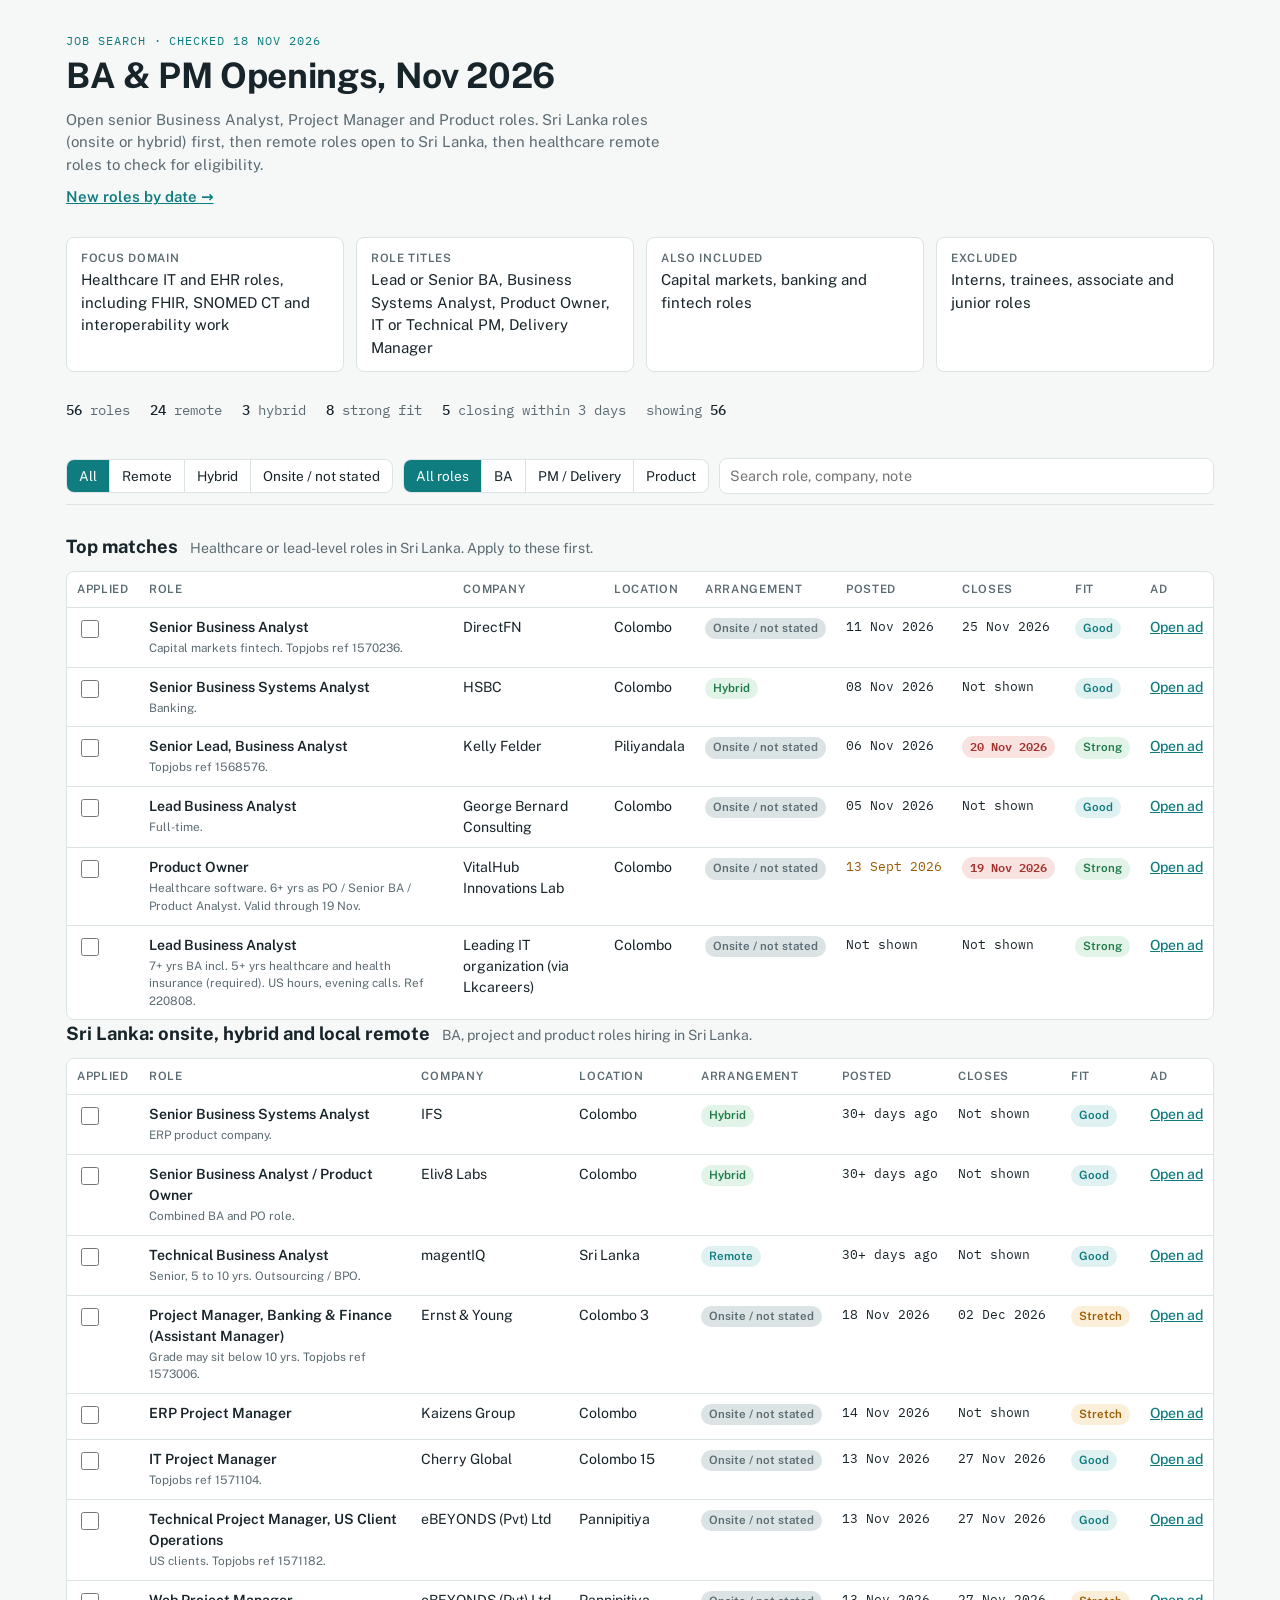
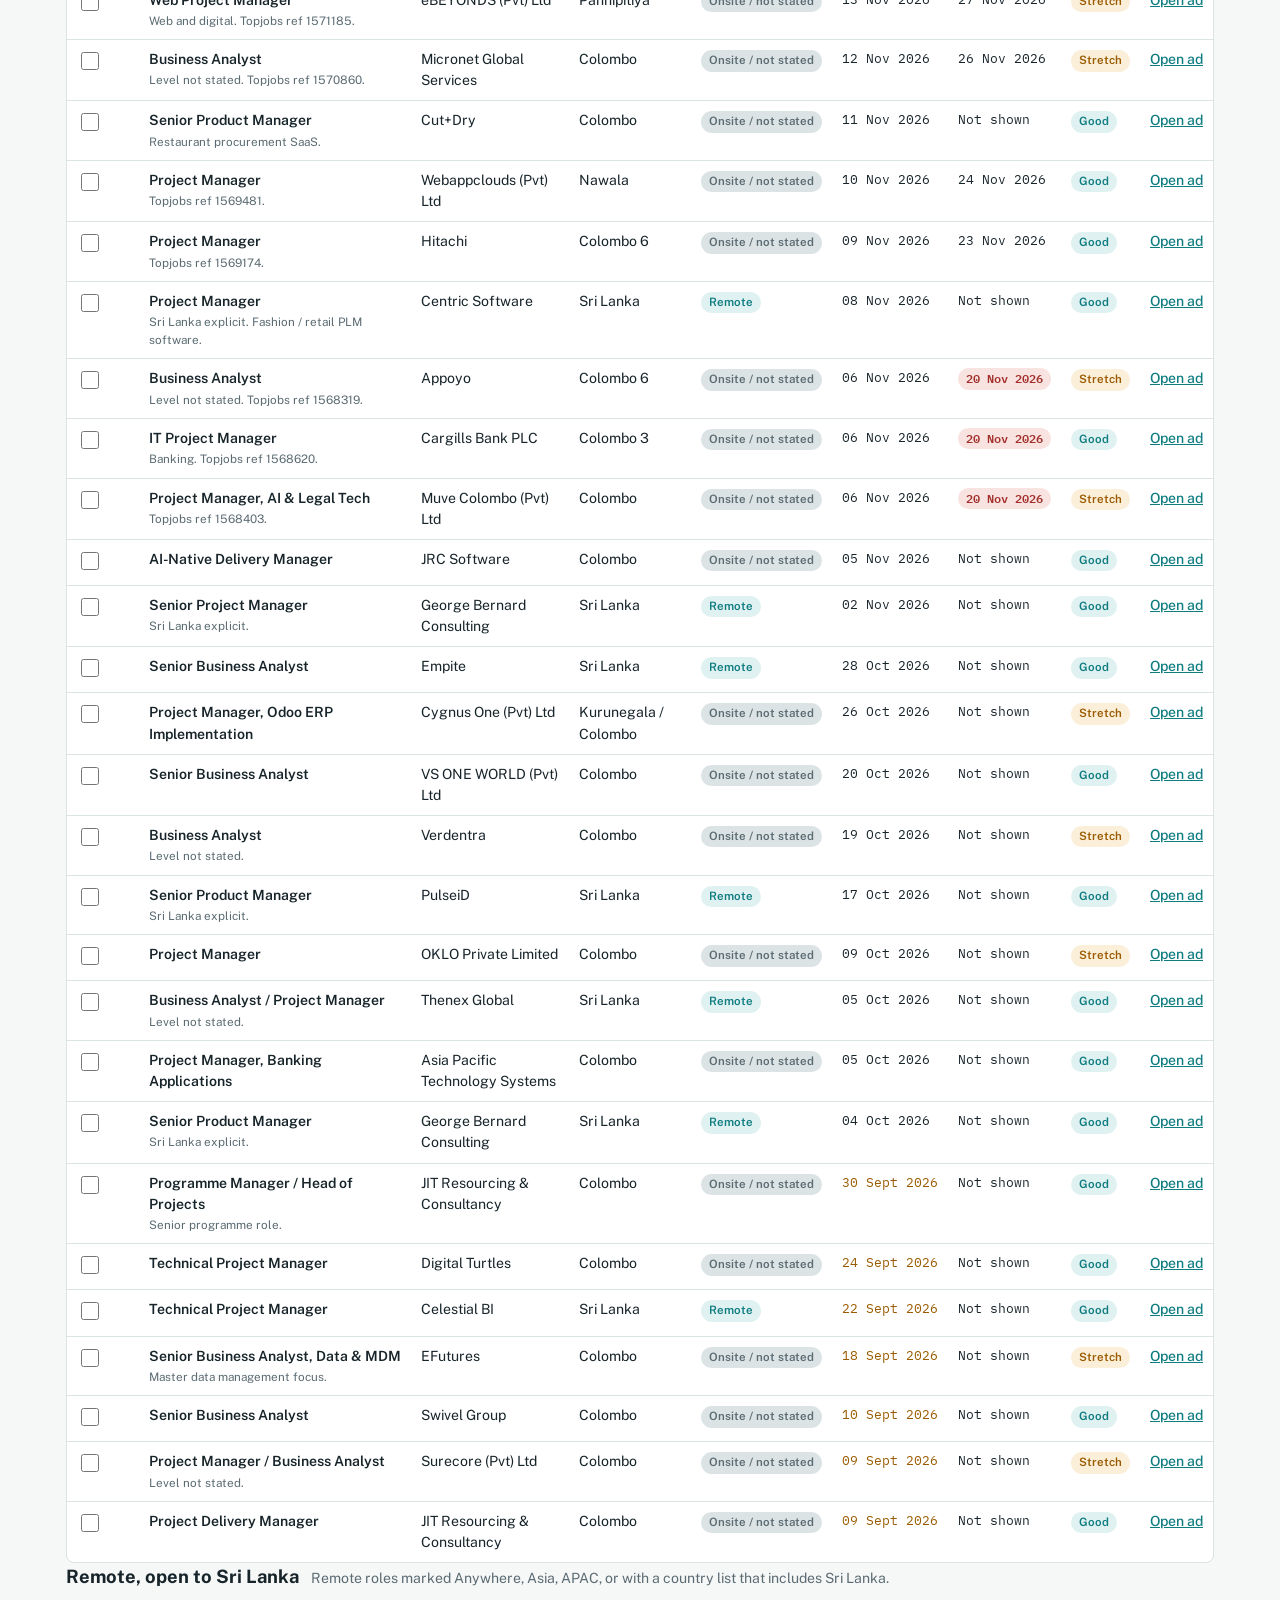
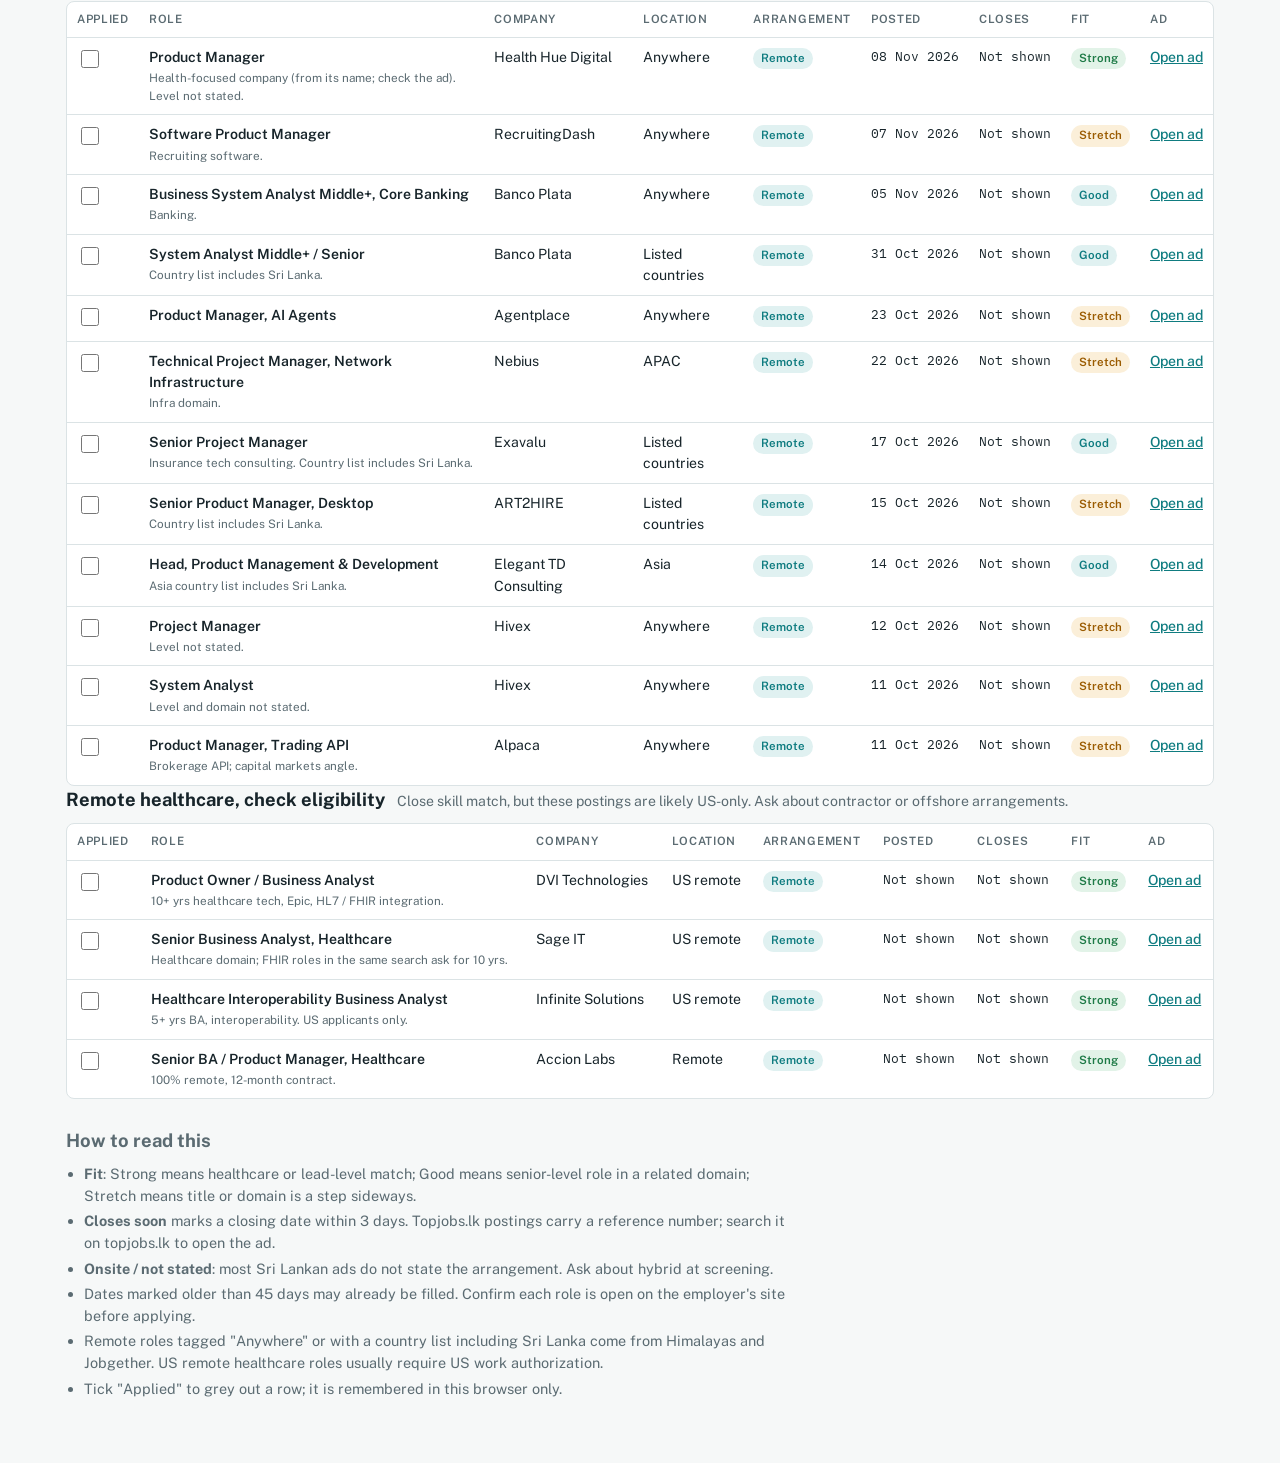
<file: index.html>
<!doctype html><html><head><meta charset=utf8><meta name=viewport content="width=device-width,initial-scale=1,viewport-fit=cover"><style>:root{color-scheme:light;box-sizing:border-box;padding-top:env(safe-area-inset-top,0px);padding-bottom:env(safe-area-inset-bottom,0px)}html{scroll-padding-top:env(safe-area-inset-top,0px)}body{margin:0;padding:0;font:14px -apple-system,BlinkMacSystemFont,sans-serif;background:#fff;color:#000}img{max-width:100%}[hidden]:not([hidden=until-found i]){display:none!important}</style></head><body>
<title>BA &amp; PM Openings, Nov 2026</title>
<meta name="claude:viewport-fit-sides" content="cover">
<link rel="preconnect" href="https://fonts.googleapis.com">
<link rel="stylesheet" href="https://fonts.googleapis.com/css2?family=Public+Sans:wght@400;500;600;700&family=IBM+Plex+Mono:wght@400;500&display=swap">
<style>
/* Layout: one working column; summary strip, filter bar, then grouped tables. Clinical teal accent. */
:root{
  --bg:#f6f8f8; --surface:#ffffff; --fg:#17242a; --muted:#5b6b72; --line:#dbe3e5;
  --accent:#0f7c80; --accent-soft:#e0f1f1;
  --good:#1d7a46; --good-soft:#e2f3e8; --warn:#9a5b00; --warn-soft:#fbefd9; --bad:#a3302b; --bad-soft:#f8e3e1;
  --display:"Public Sans",system-ui,sans-serif; --body:"Public Sans",system-ui,sans-serif; --mono:"IBM Plex Mono",ui-monospace,Menlo,monospace;
}
@media (prefers-color-scheme: dark){:root:not([data-theme="light"]){
  --bg:#0f1719; --surface:#162225; --fg:#e3ecee; --muted:#93a6ab; --line:#26363a;
  --accent:#4fc3c4; --accent-soft:#163a3c;
  --good:#6fd39a; --good-soft:#173527; --warn:#f0b85a; --warn-soft:#3a2c12; --bad:#f08b84; --bad-soft:#3d1d1b; color-scheme:dark}}
:root[data-theme="dark"]{
  --bg:#0f1719; --surface:#162225; --fg:#e3ecee; --muted:#93a6ab; --line:#26363a;
  --accent:#4fc3c4; --accent-soft:#163a3c;
  --good:#6fd39a; --good-soft:#173527; --warn:#f0b85a; --warn-soft:#3a2c12; --bad:#f08b84; --bad-soft:#3d1d1b; color-scheme:dark}
*{box-sizing:border-box}
body{background:var(--bg);color:var(--fg);font-family:var(--body);font-size:15px;line-height:1.5}
.wrap{max-width:1180px;margin:0 auto;padding-block:32px 64px;padding-left:max(16px,env(safe-area-inset-left,0px));padding-right:max(16px,env(safe-area-inset-right,0px));display:grid;gap:28px}
h1{font-family:var(--display);font-size:clamp(1.6rem,3vw,2.2rem);font-weight:700;margin:0;text-wrap:balance;letter-spacing:-.01em}
h2{font-family:var(--display);font-size:1.15rem;margin:0;text-wrap:balance}
.eyebrow{font-family:var(--mono);font-size:.75rem;letter-spacing:.08em;text-transform:uppercase;color:var(--accent)}
.lede{color:var(--muted);max-width:68ch;margin:6px 0 0}
.profile{display:grid;grid-template-columns:repeat(auto-fit,minmax(220px,1fr));gap:12px}
.chipcard{background:var(--surface);border:1px solid var(--line);border-radius:8px;padding:12px 14px;min-width:0}
.chipcard b{display:block;font-size:.72rem;letter-spacing:.06em;text-transform:uppercase;color:var(--muted);font-weight:600;margin-bottom:2px}
.stats{display:flex;flex-wrap:wrap;gap:8px 20px;font-family:var(--mono);font-size:.85rem;color:var(--muted)}
.stats span strong{color:var(--fg);font-weight:500}
.bar{display:flex;flex-wrap:wrap;gap:10px;align-items:center;position:sticky;top:env(safe-area-inset-top,0px);background:var(--bg);padding-block:10px;z-index:5;border-bottom:1px solid var(--line)}
body::before{content:"";position:fixed;inset:0 0 auto;height:env(safe-area-inset-top,0px);z-index:10;background:var(--bg)}
.seg{display:flex;flex-wrap:wrap;border:1px solid var(--line);border-radius:8px;overflow:hidden;background:var(--surface)}
.seg button{font:inherit;font-size:.85rem;border:0;background:none;color:var(--fg);padding:6px 12px;cursor:pointer;border-right:1px solid var(--line)}
.seg button:last-child{border-right:0}
.seg button[aria-pressed="true"]{background:var(--accent);color:var(--surface)}
.seg button:focus-visible,input:focus-visible,a:focus-visible{outline:2px solid var(--accent);outline-offset:2px}
input[type=search]{font:inherit;font-size:.9rem;padding:6px 10px;border:1px solid var(--line);border-radius:8px;background:var(--surface);color:var(--fg);flex:1 1 200px;min-width:0}
section{display:grid;gap:10px}
.sechead{display:flex;flex-wrap:wrap;align-items:baseline;gap:6px 12px}
.sechead p{margin:0;color:var(--muted);font-size:.88rem}
.tbl{overflow-x:auto;border:1px solid var(--line);border-radius:8px;background:var(--surface)}
table{border-collapse:collapse;width:100%;min-width:860px;font-size:.88rem}
th{text-align:left;font-size:.72rem;letter-spacing:.06em;text-transform:uppercase;color:var(--muted);font-weight:600;padding:9px 10px;border-bottom:1px solid var(--line);white-space:nowrap}
td{padding:9px 10px;border-bottom:1px solid var(--line);vertical-align:top}
tr:last-child td{border-bottom:0}
td.role{font-weight:600;min-width:200px}
td.role small{display:block;font-weight:400;color:var(--muted);margin-top:2px}
td.date{font-family:var(--mono);font-size:.8rem;white-space:nowrap;font-variant-numeric:tabular-nums}
.pill{display:inline-block;font-size:.72rem;font-weight:600;padding:2px 8px;border-radius:999px;white-space:nowrap}
.p-remote{background:var(--accent-soft);color:var(--accent)}
.p-hybrid{background:var(--good-soft);color:var(--good)}
.p-onsite{background:var(--line);color:var(--muted)}
.f-strong{background:var(--good-soft);color:var(--good)}
.f-good{background:var(--accent-soft);color:var(--accent)}
.f-stretch{background:var(--warn-soft);color:var(--warn)}
.soon{background:var(--bad-soft);color:var(--bad)}
.old{color:var(--warn)}
a{color:var(--accent)}
td a{font-weight:500;white-space:nowrap}
.applied{width:18px;height:18px;accent-color:var(--accent)}
tr.done td{opacity:.5}
.empty{padding:14px;color:var(--muted)}
.notes{display:grid;gap:8px;font-size:.9rem;color:var(--muted);max-width:80ch}
.notes ul{margin:0;padding-left:18px;display:grid;gap:4px}
@media (prefers-reduced-motion:reduce){*{transition:none!important}}
</style>

<div class="wrap">
  <header>
    <div class="eyebrow">Job search · checked 18 Nov 2026</div>
    <h1>BA &amp; PM Openings, Nov 2026</h1>
    <p class="lede">Open senior Business Analyst, Project Manager and Product roles. Sri Lanka roles (onsite or hybrid) first, then remote roles open to Sri Lanka, then healthcare remote roles to check for eligibility.</p>
    <p style="margin:10px 0 0;font-weight:600"><a href="daily/">New roles by date &rarr;</a></p>
  </header>

  <div class="profile" aria-label="What this list covers">
    <div class="chipcard"><b>Focus domain</b>Healthcare IT and EHR roles, including FHIR, SNOMED CT and interoperability work</div>
    <div class="chipcard"><b>Role titles</b>Lead or Senior BA, Business Systems Analyst, Product Owner, IT or Technical PM, Delivery Manager</div>
    <div class="chipcard"><b>Also included</b>Capital markets, banking and fintech roles</div>
    <div class="chipcard"><b>Excluded</b>Interns, trainees, associate and junior roles</div>
  </div>

  <div class="stats" id="stats"></div>

  <div class="bar" role="toolbar" aria-label="Filters">
    <div class="seg" id="arr" aria-label="Work arrangement">
      <button type="button" data-v="all" aria-pressed="true">All</button>
      <button type="button" data-v="Remote" aria-pressed="false">Remote</button>
      <button type="button" data-v="Hybrid" aria-pressed="false">Hybrid</button>
      <button type="button" data-v="Onsite" aria-pressed="false">Onsite / not stated</button>
    </div>
    <div class="seg" id="kind" aria-label="Role type">
      <button type="button" data-v="all" aria-pressed="true">All roles</button>
      <button type="button" data-v="BA" aria-pressed="false">BA</button>
      <button type="button" data-v="PM" aria-pressed="false">PM / Delivery</button>
      <button type="button" data-v="Product" aria-pressed="false">Product</button>
    </div>
    <input type="search" id="q" placeholder="Search role, company, note" aria-label="Search">
  </div>

  <div id="groups"></div>

  <div class="notes">
    <h2>How to read this</h2>
    <ul>
      <li><strong>Fit</strong>: Strong means healthcare or lead-level match; Good means senior-level role in a related domain; Stretch means title or domain is a step sideways.</li>
      <li><strong>Closes soon</strong> marks a closing date within 3 days. Topjobs.lk postings carry a reference number; search it on topjobs.lk to open the ad.</li>
      <li><strong>Onsite / not stated</strong>: most Sri Lankan ads do not state the arrangement. Ask about hybrid at screening.</li>
      <li>Dates marked older than 45 days may already be filled. Confirm each role is open on the employer's site before applying.</li>
      <li>Remote roles tagged "Anywhere" or with a country list including Sri Lanka come from Himalayas and Jobgether. US remote healthcare roles usually require US work authorization.</li>
      <li>Tick "Applied" to grey out a row; it is remembered in this browser only.</li>
    </ul>
  </div>
</div>

<script>
const TJ_IT="https://www.topjobs.lk/applicant/vacancybyfunctionalarea.jsp?FA=SDQ";
const TJ_COM="https://www.topjobs.lk/applicant/vacancybyfunctionalarea.jsp?FA=COM";
const IT=n=>"https://itpro.lk/job/"+n+"/";
const HM=(c,j)=>"https://himalayas.app/companies/"+c+"/jobs/"+j;
// g: group, k: kind, a: arrangement, fit, posted/closes ISO or text
const JOBS=[
// ---- Top matches
{g:"top",k:"BA",role:"Lead Business Analyst",note:"7+ yrs BA incl. 5+ yrs healthcare and health insurance (required). US hours, evening calls. Ref 220808.",co:"Leading IT organization (via Lkcareers)",loc:"Colombo",a:"Onsite",fit:"Strong",posted:"",closes:"",url:"https://rooster.jobs/jobs/16015"},
{g:"top",k:"Product",role:"Product Owner",note:"Healthcare software. 6+ yrs as PO / Senior BA / Product Analyst. Valid through 19 Nov.",co:"VitalHub Innovations Lab",loc:"Colombo",a:"Onsite",fit:"Strong",posted:"2026-09-13",closes:"2026-11-19",url:IT("14797/product-owner-at-vitalhub-innovations-lab")},
{g:"top",k:"BA",role:"Senior Lead, Business Analyst",note:"Topjobs ref 1568576.",co:"Kelly Felder",loc:"Piliyandala",a:"Onsite",fit:"Strong",posted:"2026-11-06",closes:"2026-11-20",url:TJ_IT},
{g:"top",k:"BA",role:"Lead Business Analyst",note:"Full-time.",co:"George Bernard Consulting",loc:"Colombo",a:"Onsite",fit:"Good",posted:"2026-11-05",closes:"",url:"https://www.drjobpro.com/sri-lanka/business-analysis-jobs-in-colombo"},
{g:"top",k:"BA",role:"Senior Business Analyst",note:"Capital markets fintech. Topjobs ref 1570236.",co:"DirectFN",loc:"Colombo",a:"Onsite",fit:"Good",posted:"2026-11-11",closes:"2026-11-25",url:IT("15755/senior-business-analyst-at-directfn")},
{g:"top",k:"BA",role:"Senior Business Systems Analyst",note:"Banking.",co:"HSBC",loc:"Colombo",a:"Hybrid",fit:"Good",posted:"2026-11-08",closes:"",url:"https://www.levels.fyi/jobs/location/sri-lanka"},
// ---- Sri Lanka BA
{g:"lk",k:"BA",role:"Senior Business Analyst",note:"",co:"Empite",loc:"Sri Lanka",a:"Remote",fit:"Good",posted:"2026-10-28",closes:"",url:IT("15613/senior-business-analyst-at-empite")},
{g:"lk",k:"BA",role:"Senior Business Analyst",note:"",co:"VS ONE WORLD (Pvt) Ltd",loc:"Colombo",a:"Onsite",fit:"Good",posted:"2026-10-20",closes:"",url:IT("15525/senior-business-analyst-at-vs-one-world-pvt-ltd")},
{g:"lk",k:"BA",role:"Senior Business Systems Analyst",note:"ERP product company.",co:"IFS",loc:"Colombo",a:"Hybrid",fit:"Good",posted:"30+ days ago",closes:"",url:"https://www.drjobpro.com/sri-lanka/business-analysis-jobs-in-colombo"},
{g:"lk",k:"BA",role:"Senior Business Analyst / Product Owner",note:"Combined BA and PO role.",co:"Eliv8 Labs",loc:"Colombo",a:"Hybrid",fit:"Good",posted:"30+ days ago",closes:"",url:"https://www.drjobpro.com/sri-lanka/business-analysis-jobs-in-colombo"},
{g:"lk",k:"BA",role:"Senior Business Analyst",note:"",co:"Swivel Group",loc:"Colombo",a:"Onsite",fit:"Good",posted:"2026-09-10",closes:"",url:IT("15063/senior-business-analyst-at-swivel-group")},
{g:"lk",k:"BA",role:"Senior Business Analyst, Data & MDM",note:"Master data management focus.",co:"EFutures",loc:"Colombo",a:"Onsite",fit:"Stretch",posted:"2026-09-18",closes:"",url:IT("15153/senior-business-analyst-data-master-data-management-at-efutures")},
{g:"lk",k:"BA",role:"Technical Business Analyst",note:"Senior, 5 to 10 yrs. Outsourcing / BPO.",co:"magentIQ",loc:"Sri Lanka",a:"Remote",fit:"Good",posted:"30+ days ago",closes:"",url:"https://jobgether.com/offer/6aab2708a819b4e027cd783c-technical-business-analyst-remote-sri-lanka"},
{g:"lk",k:"BA",role:"Business Analyst / Project Manager",note:"Level not stated.",co:"Thenex Global",loc:"Sri Lanka",a:"Remote",fit:"Good",posted:"2026-10-05",closes:"",url:IT("15348/business-analyst-project-manager-at-thenex-global")},
{g:"lk",k:"BA",role:"Business Analyst",note:"Level not stated. Topjobs ref 1570860.",co:"Micronet Global Services",loc:"Colombo",a:"Onsite",fit:"Stretch",posted:"2026-11-12",closes:"2026-11-26",url:TJ_COM},
{g:"lk",k:"BA",role:"Business Analyst",note:"Level not stated. Topjobs ref 1568319.",co:"Appoyo",loc:"Colombo 6",a:"Onsite",fit:"Stretch",posted:"2026-11-06",closes:"2026-11-20",url:TJ_IT},
{g:"lk",k:"BA",role:"Business Analyst",note:"Level not stated.",co:"Verdentra",loc:"Colombo",a:"Onsite",fit:"Stretch",posted:"2026-10-19",closes:"",url:IT("15383/business-analyst-at-verdentra")},
{g:"lk",k:"BA",role:"Project Manager / Business Analyst",note:"Level not stated.",co:"Surecore (Pvt) Ltd",loc:"Colombo",a:"Onsite",fit:"Stretch",posted:"2026-09-09",closes:"",url:IT("15032/project-manager-business-analyst-pmba-at-surecore-pvt-ltd")},
// ---- Sri Lanka PM / delivery
{g:"lk",k:"PM",role:"IT Project Manager",note:"Topjobs ref 1571104.",co:"Cherry Global",loc:"Colombo 15",a:"Onsite",fit:"Good",posted:"2026-11-13",closes:"2026-11-27",url:TJ_IT},
{g:"lk",k:"PM",role:"IT Project Manager",note:"Banking. Topjobs ref 1568620.",co:"Cargills Bank PLC",loc:"Colombo 3",a:"Onsite",fit:"Good",posted:"2026-11-06",closes:"2026-11-20",url:TJ_IT},
{g:"lk",k:"PM",role:"Technical Project Manager, US Client Operations",note:"US clients. Topjobs ref 1571182.",co:"eBEYONDS (Pvt) Ltd",loc:"Pannipitiya",a:"Onsite",fit:"Good",posted:"2026-11-13",closes:"2026-11-27",url:TJ_IT},
{g:"lk",k:"PM",role:"Web Project Manager",note:"Web and digital. Topjobs ref 1571185.",co:"eBEYONDS (Pvt) Ltd",loc:"Pannipitiya",a:"Onsite",fit:"Stretch",posted:"2026-11-13",closes:"2026-11-27",url:TJ_IT},
{g:"lk",k:"PM",role:"Project Manager",note:"Topjobs ref 1569174.",co:"Hitachi",loc:"Colombo 6",a:"Onsite",fit:"Good",posted:"2026-11-09",closes:"2026-11-23",url:TJ_COM},
{g:"lk",k:"PM",role:"Project Manager",note:"Topjobs ref 1569481.",co:"Webappclouds (Pvt) Ltd",loc:"Nawala",a:"Onsite",fit:"Good",posted:"2026-11-10",closes:"2026-11-24",url:TJ_IT},
{g:"lk",k:"PM",role:"Project Manager, AI & Legal Tech",note:"Topjobs ref 1568403.",co:"Muve Colombo (Pvt) Ltd",loc:"Colombo",a:"Onsite",fit:"Stretch",posted:"2026-11-06",closes:"2026-11-20",url:TJ_COM},
{g:"lk",k:"PM",role:"Project Manager, Banking & Finance (Assistant Manager)",note:"Grade may sit below 10 yrs. Topjobs ref 1573006.",co:"Ernst & Young",loc:"Colombo 3",a:"Onsite",fit:"Stretch",posted:"2026-11-18",closes:"2026-12-02",url:TJ_IT},
{g:"lk",k:"PM",role:"AI-Native Delivery Manager",note:"",co:"JRC Software",loc:"Colombo",a:"Onsite",fit:"Good",posted:"2026-11-05",closes:"",url:IT("15697/ai-native-delivery-manager-at-jrc-software")},
{g:"lk",k:"PM",role:"ERP Project Manager",note:"",co:"Kaizens Group",loc:"Colombo",a:"Onsite",fit:"Stretch",posted:"2026-11-14",closes:"",url:IT("15783/erp-project-manager-at-kaizens-group")},
{g:"lk",k:"PM",role:"Senior Project Manager",note:"Sri Lanka explicit.",co:"George Bernard Consulting",loc:"Sri Lanka",a:"Remote",fit:"Good",posted:"2026-11-02",closes:"",url:HM("george-bernard-consulting","senior-project-manager")},
{g:"lk",k:"PM",role:"Project Manager",note:"Sri Lanka explicit. Fashion / retail PLM software.",co:"Centric Software",loc:"Sri Lanka",a:"Remote",fit:"Good",posted:"2026-11-08",closes:"",url:HM("centric-software-inc","project-manager")},
{g:"lk",k:"PM",role:"Project Manager, Odoo ERP Implementation",note:"",co:"Cygnus One (Pvt) Ltd",loc:"Kurunegala / Colombo",a:"Onsite",fit:"Stretch",posted:"2026-10-26",closes:"",url:IT("15580/project-manager-odoo-erp-implementation-at-cygnus-one-pvt-ltd")},
{g:"lk",k:"PM",role:"Project Manager",note:"",co:"OKLO Private Limited",loc:"Colombo",a:"Onsite",fit:"Stretch",posted:"2026-10-09",closes:"",url:IT("15425/project-manager-at-oklo-private-limited")},
{g:"lk",k:"PM",role:"Project Manager, Banking Applications",note:"",co:"Asia Pacific Technology Systems",loc:"Colombo",a:"Onsite",fit:"Good",posted:"2026-10-05",closes:"",url:IT("15363/project-manager-banking-applications-at-asia-pacific-technology-systems-pvt-ltd")},
{g:"lk",k:"PM",role:"Programme Manager / Head of Projects",note:"Senior programme role.",co:"JIT Resourcing & Consultancy",loc:"Colombo",a:"Onsite",fit:"Good",posted:"2026-09-30",closes:"",url:IT("15297/programme-manager-head-of-projects-at-jit-resourcing-consultancy-services")},
{g:"lk",k:"PM",role:"Technical Project Manager",note:"",co:"Digital Turtles",loc:"Colombo",a:"Onsite",fit:"Good",posted:"2026-09-24",closes:"",url:IT("15239/technical-project-manager-at-digital-turtles")},
{g:"lk",k:"PM",role:"Technical Project Manager",note:"",co:"Celestial BI",loc:"Sri Lanka",a:"Remote",fit:"Good",posted:"2026-09-22",closes:"",url:IT("15199/technical-project-manager-at-celestial-bi")},
{g:"lk",k:"PM",role:"Project Delivery Manager",note:"",co:"JIT Resourcing & Consultancy",loc:"Colombo",a:"Onsite",fit:"Good",posted:"2026-09-09",closes:"",url:IT("15050/project-delivery-manager-at-jit-resourcing-consultancy-services")},
// ---- Sri Lanka product
{g:"lk",k:"Product",role:"Senior Product Manager",note:"Restaurant procurement SaaS.",co:"Cut+Dry",loc:"Colombo",a:"Onsite",fit:"Good",posted:"2026-11-11",closes:"",url:"https://www.levels.fyi/jobs?jobId=10whr0f5qzfcp"},
{g:"lk",k:"Product",role:"Senior Product Manager",note:"Sri Lanka explicit.",co:"PulseiD",loc:"Sri Lanka",a:"Remote",fit:"Good",posted:"2026-10-17",closes:"",url:HM("pulseid","senior-product-manager")},
{g:"lk",k:"Product",role:"Senior Product Manager",note:"Sri Lanka explicit.",co:"George Bernard Consulting",loc:"Sri Lanka",a:"Remote",fit:"Good",posted:"2026-10-04",closes:"",url:HM("george-bernard-consulting","senior-product-manager")},
// ---- Remote, open to Sri Lanka
{g:"rem",k:"Product",role:"Product Manager",note:"Health-focused company (from its name; check the ad). Level not stated.",co:"Health Hue Digital",loc:"Anywhere",a:"Remote",fit:"Strong",posted:"2026-11-08",closes:"",url:HM("healthhue","product-manager")},
{g:"rem",k:"BA",role:"Business System Analyst Middle+, Core Banking",note:"Banking.",co:"Banco Plata",loc:"Anywhere",a:"Remote",fit:"Good",posted:"2026-11-05",closes:"",url:HM("banco-plata-s-a-institucion-de-banca-multiple","business-system-analyst-middle-core-banking-systems")},
{g:"rem",k:"BA",role:"System Analyst Middle+ / Senior",note:"Country list includes Sri Lanka.",co:"Banco Plata",loc:"Listed countries",a:"Remote",fit:"Good",posted:"2026-10-31",closes:"",url:HM("banco-plata-s-a-institucion-de-banca-multiple","system-analyst-middle-senior")},
{g:"rem",k:"BA",role:"System Analyst",note:"Level and domain not stated.",co:"Hivex",loc:"Anywhere",a:"Remote",fit:"Stretch",posted:"2026-10-11",closes:"",url:HM("hivex","system-analyst-278498494")},
{g:"rem",k:"PM",role:"Senior Project Manager",note:"Insurance tech consulting. Country list includes Sri Lanka.",co:"Exavalu",loc:"Listed countries",a:"Remote",fit:"Good",posted:"2026-10-17",closes:"",url:HM("exavalu","senior-project-manager")},
{g:"rem",k:"PM",role:"Project Manager",note:"Level not stated.",co:"Hivex",loc:"Anywhere",a:"Remote",fit:"Stretch",posted:"2026-10-12",closes:"",url:HM("hivex","project-manager-1576628299")},
{g:"rem",k:"PM",role:"Technical Project Manager, Network Infrastructure",note:"Infra domain.",co:"Nebius",loc:"APAC",a:"Remote",fit:"Stretch",posted:"2026-10-22",closes:"",url:HM("nebius","technical-project-manager-network-infrastructure-apac")},
{g:"rem",k:"Product",role:"Head, Product Management & Development",note:"Asia country list includes Sri Lanka.",co:"Elegant TD Consulting",loc:"Asia",a:"Remote",fit:"Good",posted:"2026-10-14",closes:"",url:HM("elegant-td-consulting-co-ltd","head-product-management-development")},
{g:"rem",k:"Product",role:"Senior Product Manager, Desktop",note:"Country list includes Sri Lanka.",co:"ART2HIRE",loc:"Listed countries",a:"Remote",fit:"Stretch",posted:"2026-10-15",closes:"",url:HM("art2hire","senior-product-manager-desktop-windows-macos")},
{g:"rem",k:"Product",role:"Software Product Manager",note:"Recruiting software.",co:"RecruitingDash",loc:"Anywhere",a:"Remote",fit:"Stretch",posted:"2026-11-07",closes:"",url:HM("recruitingdash","software-product-manager")},
{g:"rem",k:"Product",role:"Product Manager, AI Agents",note:"",co:"Agentplace",loc:"Anywhere",a:"Remote",fit:"Stretch",posted:"2026-10-23",closes:"",url:HM("agentplace","product-manager-ai-agents")},
{g:"rem",k:"Product",role:"Product Manager, Trading API",note:"Brokerage API; capital markets angle.",co:"Alpaca",loc:"Anywhere",a:"Remote",fit:"Stretch",posted:"2026-10-11",closes:"",url:HM("alpaca","product-manager-trading-api")},
// ---- US remote healthcare
{g:"us",k:"Product",role:"Product Owner / Business Analyst",note:"10+ yrs healthcare tech, Epic, HL7 / FHIR integration.",co:"DVI Technologies",loc:"US remote",a:"Remote",fit:"Strong",posted:"",closes:"",url:"https://www.dice.com/job-detail/7c531bf0-5eb1-4174-b24d-eef489c77eaf"},
{g:"us",k:"BA",role:"Senior Business Analyst, Healthcare",note:"Healthcare domain; FHIR roles in the same search ask for 10 yrs.",co:"Sage IT",loc:"US remote",a:"Remote",fit:"Strong",posted:"",closes:"",url:"https://www.dice.com/job-detail/2287fa6d-3dc4-4e2f-b9ba-2431f9727370"},
{g:"us",k:"BA",role:"Healthcare Interoperability Business Analyst",note:"5+ yrs BA, interoperability. US applicants only.",co:"Infinite Solutions",loc:"US remote",a:"Remote",fit:"Strong",posted:"",closes:"",url:"https://www.dice.com/job-detail/1f0f9056-dfa8-4eb1-9206-fb58a71f7b71"},
{g:"us",k:"Product",role:"Senior BA / Product Manager, Healthcare",note:"100% remote, 12-month contract.",co:"Accion Labs",loc:"Remote",a:"Remote",fit:"Strong",posted:"",closes:"",url:"https://www.dice.com/job-detail/457362e8-2f22-46a2-a2d2-fc1e9157b0c2"},
];
const GROUPS={
  top:["Top matches","Healthcare or lead-level roles in Sri Lanka. Apply to these first."],
  lk:["Sri Lanka: onsite, hybrid and local remote","BA, project and product roles hiring in Sri Lanka."],
  rem:["Remote, open to Sri Lanka","Remote roles marked Anywhere, Asia, APAC, or with a country list that includes Sri Lanka."],
  us:["Remote healthcare, check eligibility","Close skill match, but these postings are likely US-only. Ask about contractor or offshore arrangements."]
};
const TODAY=new Date("2026-11-18T00:00:00");
const fmt=s=>{if(!s)return"Not shown";if(!/^\d{4}-/.test(s))return s;const d=new Date(s+"T00:00:00");return d.toLocaleDateString("en-GB",{day:"2-digit",month:"short",year:"numeric"})};
const days=s=>/^\d{4}-/.test(s||"")?Math.round((new Date(s+"T00:00:00")-TODAY)/864e5):null;
let st={a:"all",k:"all",q:""},applied={};
try{applied=JSON.parse(localStorage.getItem("applied")||"{}")}catch(e){}
const key=j=>j.role+"|"+j.co;
const esc=s=>String(s).replace(/[&<>"]/g,c=>({"&":"&amp;","<":"&lt;",">":"&gt;",'"':"&quot;"}[c]));
function render(){
  const q=st.q.toLowerCase();
  const list=JOBS.filter(j=>(st.a==="all"||j.a===st.a)&&(st.k==="all"||j.k===st.k)&&(!q||(j.role+" "+j.co+" "+j.note+" "+j.loc).toLowerCase().includes(q)));
  const soon=JOBS.filter(j=>{const d=days(j.closes);return d!==null&&d>=0&&d<=3}).length;
  document.getElementById("stats").innerHTML=
    `<span><strong>${JOBS.length}</strong> roles</span><span><strong>${JOBS.filter(j=>j.a==="Remote").length}</strong> remote</span><span><strong>${JOBS.filter(j=>j.a==="Hybrid").length}</strong> hybrid</span><span><strong>${JOBS.filter(j=>j.fit==="Strong").length}</strong> strong fit</span><span><strong>${soon}</strong> closing within 3 days</span><span>showing <strong>${list.length}</strong></span>`;
  const out=[];
  for(const g of Object.keys(GROUPS)){
    const rows=list.filter(j=>j.g===g).sort((x,y)=>(y.posted||"").localeCompare(x.posted||""));
    let body;
    if(!rows.length) body=`<div class="empty">No roles in this group match the filters.</div>`;
    else body=`<div class="tbl"><table><thead><tr><th>Applied</th><th>Role</th><th>Company</th><th>Location</th><th>Arrangement</th><th>Posted</th><th>Closes</th><th>Fit</th><th>Ad</th></tr></thead><tbody>${rows.map(j=>{
      const dc=days(j.closes),dp=days(j.posted),k=key(j),done=!!applied[k];
      const close=dc!==null&&dc>=0&&dc<=3?`<span class="pill soon">${fmt(j.closes)}</span>`:fmt(j.closes);
      const posted=dp!==null&&dp<-45?`<span class="old" title="Older than 45 days">${fmt(j.posted)}</span>`:fmt(j.posted);
      const ac=j.a==="Remote"?"p-remote":j.a==="Hybrid"?"p-hybrid":"p-onsite";
      const al=j.a==="Onsite"?"Onsite / not stated":j.a;
      return `<tr class="${done?"done":""}"><td><input type="checkbox" class="applied" id="ap-${esc(btoa(unescape(encodeURIComponent(k))).replace(/=/g,""))}" data-k="${esc(k)}" ${done?"checked":""} aria-label="Applied to ${esc(j.role)} at ${esc(j.co)}"></td><td class="role">${esc(j.role)}${j.note?`<small>${esc(j.note)}</small>`:""}</td><td>${esc(j.co)}</td><td>${esc(j.loc)}</td><td><span class="pill ${ac}">${al}</span></td><td class="date">${posted}</td><td class="date">${close}</td><td><span class="pill f-${j.fit.toLowerCase()}">${j.fit}</span></td><td><a href="${esc(j.url)}" target="_blank" rel="noopener">Open ad</a></td></tr>`}).join("")}</tbody></table></div>`;
    out.push(`<section><div class="sechead"><h2>${GROUPS[g][0]}</h2><p>${GROUPS[g][1]}</p></div>${body}</section>`);
  }
  document.getElementById("groups").innerHTML=out.join("");
}
function seg(id,prop){const el=document.getElementById(id);el.addEventListener("click",e=>{const b=e.target.closest("button");if(!b)return;st[prop]=b.dataset.v;el.querySelectorAll("button").forEach(x=>x.setAttribute("aria-pressed",x===b));render()})}
seg("arr","a");seg("kind","k");
document.getElementById("q").addEventListener("input",e=>{st.q=e.target.value;render()});
document.getElementById("groups").addEventListener("change",e=>{if(!e.target.classList.contains("applied"))return;const k=e.target.dataset.k;if(e.target.checked)applied[k]=1;else delete applied[k];try{localStorage.setItem("applied",JSON.stringify(applied))}catch(_){}render()});
render();
</script>

</body></html>
</file>
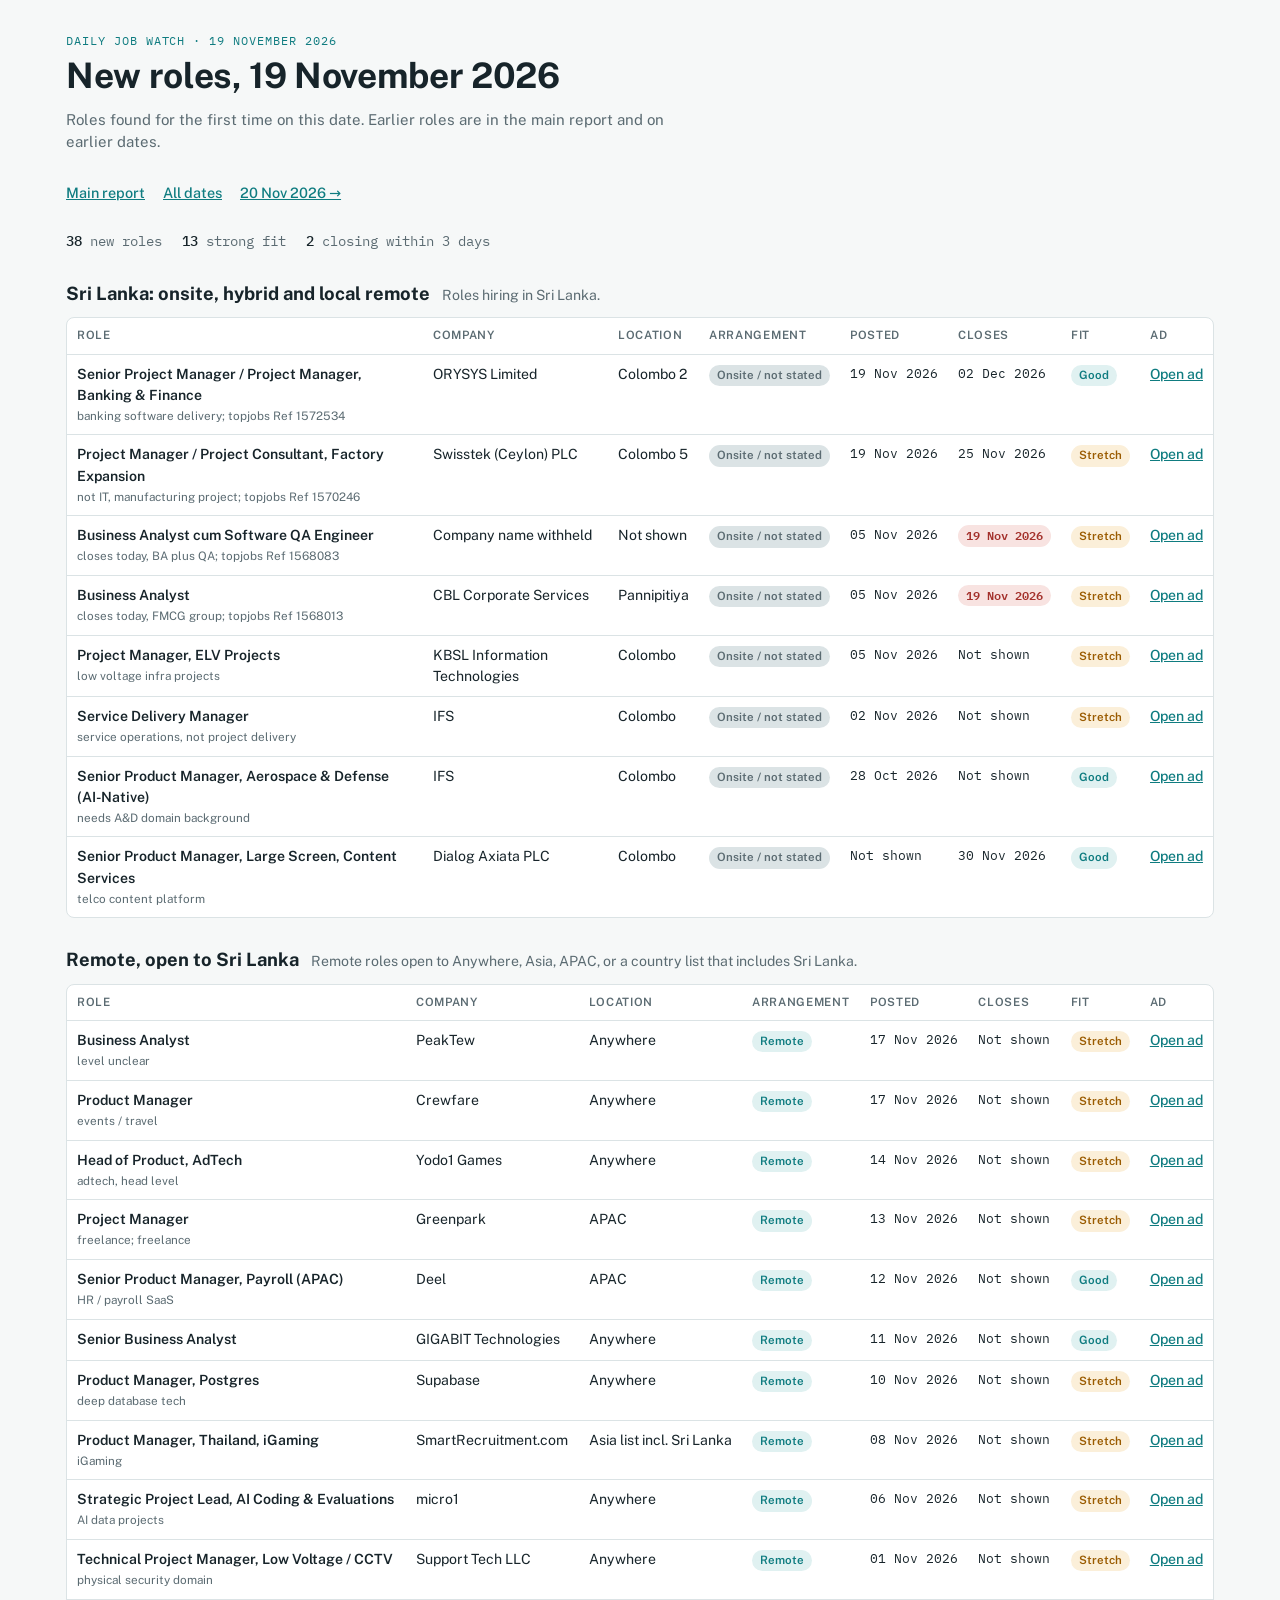
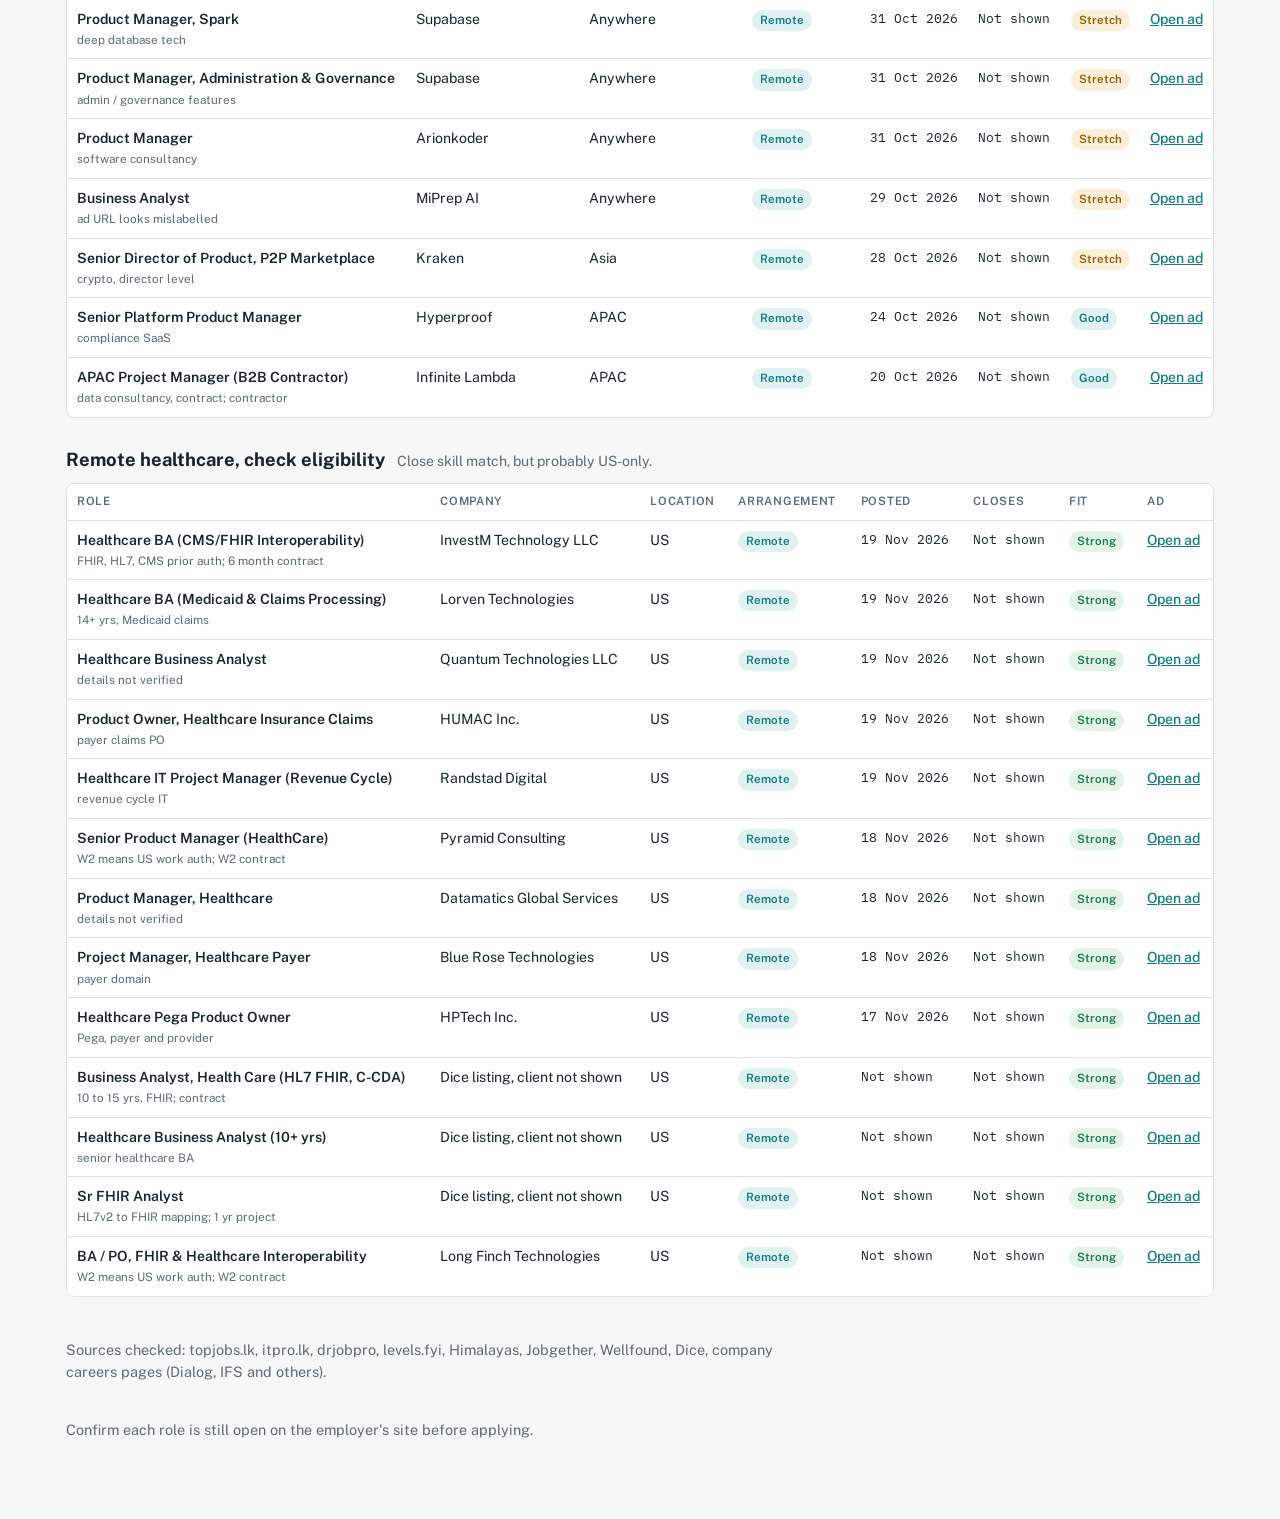
<file: daily/2026-11-19.html>
<!doctype html>
<html lang="en"><head><meta charset="utf-8">
<meta name="viewport" content="width=device-width,initial-scale=1,viewport-fit=cover">
<title>New Roles, 19 Nov 2026</title>
<link rel="preconnect" href="https://fonts.googleapis.com">
<link rel="stylesheet" href="https://fonts.googleapis.com/css2?family=Public+Sans:wght@400;500;600;700&family=IBM+Plex+Mono:wght@400;500&display=swap">
<style>
:root{box-sizing:border-box;padding-top:env(safe-area-inset-top,0px);padding-bottom:env(safe-area-inset-bottom,0px)}
body{margin:0} img{max-width:100%}
/* Layout: one working column; summary strip, filter bar, then grouped tables. Clinical teal accent. */
:root{
  --bg:#f6f8f8; --surface:#ffffff; --fg:#17242a; --muted:#5b6b72; --line:#dbe3e5;
  --accent:#0f7c80; --accent-soft:#e0f1f1;
  --good:#1d7a46; --good-soft:#e2f3e8; --warn:#9a5b00; --warn-soft:#fbefd9; --bad:#a3302b; --bad-soft:#f8e3e1;
  --display:"Public Sans",system-ui,sans-serif; --body:"Public Sans",system-ui,sans-serif; --mono:"IBM Plex Mono",ui-monospace,Menlo,monospace;
}
@media (prefers-color-scheme: dark){:root:not([data-theme="light"]){
  --bg:#0f1719; --surface:#162225; --fg:#e3ecee; --muted:#93a6ab; --line:#26363a;
  --accent:#4fc3c4; --accent-soft:#163a3c;
  --good:#6fd39a; --good-soft:#173527; --warn:#f0b85a; --warn-soft:#3a2c12; --bad:#f08b84; --bad-soft:#3d1d1b; color-scheme:dark}}
:root[data-theme="dark"]{
  --bg:#0f1719; --surface:#162225; --fg:#e3ecee; --muted:#93a6ab; --line:#26363a;
  --accent:#4fc3c4; --accent-soft:#163a3c;
  --good:#6fd39a; --good-soft:#173527; --warn:#f0b85a; --warn-soft:#3a2c12; --bad:#f08b84; --bad-soft:#3d1d1b; color-scheme:dark}
*{box-sizing:border-box}
body{background:var(--bg);color:var(--fg);font-family:var(--body);font-size:15px;line-height:1.5}
.wrap{max-width:1180px;margin:0 auto;padding-block:32px 64px;padding-left:max(16px,env(safe-area-inset-left,0px));padding-right:max(16px,env(safe-area-inset-right,0px));display:grid;gap:28px}
h1{font-family:var(--display);font-size:clamp(1.6rem,3vw,2.2rem);font-weight:700;margin:0;text-wrap:balance;letter-spacing:-.01em}
h2{font-family:var(--display);font-size:1.15rem;margin:0;text-wrap:balance}
.eyebrow{font-family:var(--mono);font-size:.75rem;letter-spacing:.08em;text-transform:uppercase;color:var(--accent)}
.lede{color:var(--muted);max-width:68ch;margin:6px 0 0}
.profile{display:grid;grid-template-columns:repeat(auto-fit,minmax(220px,1fr));gap:12px}
.chipcard{background:var(--surface);border:1px solid var(--line);border-radius:8px;padding:12px 14px;min-width:0}
.chipcard b{display:block;font-size:.72rem;letter-spacing:.06em;text-transform:uppercase;color:var(--muted);font-weight:600;margin-bottom:2px}
.stats{display:flex;flex-wrap:wrap;gap:8px 20px;font-family:var(--mono);font-size:.85rem;color:var(--muted)}
.stats span strong{color:var(--fg);font-weight:500}
.bar{display:flex;flex-wrap:wrap;gap:10px;align-items:center;position:sticky;top:env(safe-area-inset-top,0px);background:var(--bg);padding-block:10px;z-index:5;border-bottom:1px solid var(--line)}
body::before{content:"";position:fixed;inset:0 0 auto;height:env(safe-area-inset-top,0px);z-index:10;background:var(--bg)}
.seg{display:flex;flex-wrap:wrap;border:1px solid var(--line);border-radius:8px;overflow:hidden;background:var(--surface)}
.seg button{font:inherit;font-size:.85rem;border:0;background:none;color:var(--fg);padding:6px 12px;cursor:pointer;border-right:1px solid var(--line)}
.seg button:last-child{border-right:0}
.seg button[aria-pressed="true"]{background:var(--accent);color:var(--surface)}
.seg button:focus-visible,input:focus-visible,a:focus-visible{outline:2px solid var(--accent);outline-offset:2px}
input[type=search]{font:inherit;font-size:.9rem;padding:6px 10px;border:1px solid var(--line);border-radius:8px;background:var(--surface);color:var(--fg);flex:1 1 200px;min-width:0}
section{display:grid;gap:10px}
.sechead{display:flex;flex-wrap:wrap;align-items:baseline;gap:6px 12px}
.sechead p{margin:0;color:var(--muted);font-size:.88rem}
.tbl{overflow-x:auto;border:1px solid var(--line);border-radius:8px;background:var(--surface)}
table{border-collapse:collapse;width:100%;min-width:860px;font-size:.88rem}
th{text-align:left;font-size:.72rem;letter-spacing:.06em;text-transform:uppercase;color:var(--muted);font-weight:600;padding:9px 10px;border-bottom:1px solid var(--line);white-space:nowrap}
td{padding:9px 10px;border-bottom:1px solid var(--line);vertical-align:top}
tr:last-child td{border-bottom:0}
td.role{font-weight:600;min-width:200px}
td.role small{display:block;font-weight:400;color:var(--muted);margin-top:2px}
td.date{font-family:var(--mono);font-size:.8rem;white-space:nowrap;font-variant-numeric:tabular-nums}
.pill{display:inline-block;font-size:.72rem;font-weight:600;padding:2px 8px;border-radius:999px;white-space:nowrap}
.p-remote{background:var(--accent-soft);color:var(--accent)}
.p-hybrid{background:var(--good-soft);color:var(--good)}
.p-onsite{background:var(--line);color:var(--muted)}
.f-strong{background:var(--good-soft);color:var(--good)}
.f-good{background:var(--accent-soft);color:var(--accent)}
.f-stretch{background:var(--warn-soft);color:var(--warn)}
.soon{background:var(--bad-soft);color:var(--bad)}
.old{color:var(--warn)}
a{color:var(--accent)}
td a{font-weight:500;white-space:nowrap}
.applied{width:18px;height:18px;accent-color:var(--accent)}
tr.done td{opacity:.5}
.empty{padding:14px;color:var(--muted)}
.notes{display:grid;gap:8px;font-size:.9rem;color:var(--muted);max-width:80ch}
.notes ul{margin:0;padding-left:18px;display:grid;gap:4px}
@media (prefers-reduced-motion:reduce){*{transition:none!important}}

.nav{display:flex;flex-wrap:wrap;gap:8px 18px;font-size:.9rem}
.nav a{font-weight:500}
.daylist{display:grid;gap:8px;margin:0;padding:0;list-style:none}
.daylist li{background:var(--surface);border:1px solid var(--line);border-radius:8px;padding:12px 14px;display:flex;flex-wrap:wrap;gap:6px 16px;align-items:baseline}
.daylist .d{font-family:var(--mono);font-weight:500;min-width:120px}
.daylist .c{color:var(--muted);font-size:.88rem}
</style></head><body>
<div class="wrap"><header><div class="eyebrow">Daily job watch · 19 November 2026</div><h1>New roles, 19 November 2026</h1><p class="lede">Roles found for the first time on this date. Earlier roles are in the main report and on earlier dates.</p></header><nav class="nav" aria-label="Pages"><a href="../">Main report</a> <a href="./">All dates</a> <a href="2026-11-20.html">20 Nov 2026 &rarr;</a></nav><div class="stats"><span><strong>38</strong> new roles</span><span><strong>13</strong> strong fit</span><span><strong>2</strong> closing within 3 days</span></div><section><div class="sechead"><h2>Sri Lanka: onsite, hybrid and local remote</h2><p>Roles hiring in Sri Lanka.</p></div><div class="tbl"><table><thead><tr><th>Role</th><th>Company</th><th>Location</th><th>Arrangement</th><th>Posted</th><th>Closes</th><th>Fit</th><th>Ad</th></tr></thead><tbody><tr><td class="role">Senior Project Manager / Project Manager, Banking &amp; Finance<small>banking software delivery; topjobs Ref 1572534</small></td><td>ORYSYS Limited</td><td>Colombo 2</td><td><span class="pill p-onsite">Onsite / not stated</span></td><td class="date">19 Nov 2026</td><td class="date">02 Dec 2026</td><td><span class="pill f-good">Good</span></td><td><a href="https://www.topjobs.lk/applicant/vacancybyfunctionalarea.jsp?FA=MGT" target="_blank" rel="noopener">Open ad</a></td></tr><tr><td class="role">Project Manager / Project Consultant, Factory Expansion<small>not IT, manufacturing project; topjobs Ref 1570246</small></td><td>Swisstek (Ceylon) PLC</td><td>Colombo 5</td><td><span class="pill p-onsite">Onsite / not stated</span></td><td class="date">19 Nov 2026</td><td class="date">25 Nov 2026</td><td><span class="pill f-stretch">Stretch</span></td><td><a href="https://www.topjobs.lk/applicant/vacancybyfunctionalarea.jsp?FA=MGT" target="_blank" rel="noopener">Open ad</a></td></tr><tr><td class="role">Business Analyst cum Software QA Engineer<small>closes today, BA plus QA; topjobs Ref 1568083</small></td><td>Company name withheld</td><td>Not shown</td><td><span class="pill p-onsite">Onsite / not stated</span></td><td class="date">05 Nov 2026</td><td class="date"><span class="pill soon">19 Nov 2026</span></td><td><span class="pill f-stretch">Stretch</span></td><td><a href="https://www.topjobs.lk/applicant/vacancybyfunctionalarea.jsp?FA=SDQ" target="_blank" rel="noopener">Open ad</a></td></tr><tr><td class="role">Business Analyst<small>closes today, FMCG group; topjobs Ref 1568013</small></td><td>CBL Corporate Services</td><td>Pannipitiya</td><td><span class="pill p-onsite">Onsite / not stated</span></td><td class="date">05 Nov 2026</td><td class="date"><span class="pill soon">19 Nov 2026</span></td><td><span class="pill f-stretch">Stretch</span></td><td><a href="https://www.topjobs.lk/applicant/vacancybyfunctionalarea.jsp?FA=COM" target="_blank" rel="noopener">Open ad</a></td></tr><tr><td class="role">Project Manager, ELV Projects<small>low voltage infra projects</small></td><td>KBSL Information Technologies</td><td>Colombo</td><td><span class="pill p-onsite">Onsite / not stated</span></td><td class="date">05 Nov 2026</td><td class="date">Not shown</td><td><span class="pill f-stretch">Stretch</span></td><td><a href="https://itpro.lk/job/15696/project-manager-elv-projects-at-kbsl-information-technologies-limited/" target="_blank" rel="noopener">Open ad</a></td></tr><tr><td class="role">Service Delivery Manager<small>service operations, not project delivery</small></td><td>IFS</td><td>Colombo</td><td><span class="pill p-onsite">Onsite / not stated</span></td><td class="date">02 Nov 2026</td><td class="date">Not shown</td><td><span class="pill f-stretch">Stretch</span></td><td><a href="https://jobs.smartrecruiters.com/IFS1/744000159061950-service-delivery-manager" target="_blank" rel="noopener">Open ad</a></td></tr><tr><td class="role">Senior Product Manager, Aerospace &amp; Defense (AI-Native)<small>needs A&amp;D domain background</small></td><td>IFS</td><td>Colombo</td><td><span class="pill p-onsite">Onsite / not stated</span></td><td class="date">28 Oct 2026</td><td class="date">Not shown</td><td><span class="pill f-good">Good</span></td><td><a href="https://jobs.smartrecruiters.com/IFS1/744000158199089-senior-product-manager-aerospace-defense-ai-native-" target="_blank" rel="noopener">Open ad</a></td></tr><tr><td class="role">Senior Product Manager, Large Screen, Content Services<small>telco content platform</small></td><td>Dialog Axiata PLC</td><td>Colombo</td><td><span class="pill p-onsite">Onsite / not stated</span></td><td class="date">Not shown</td><td class="date">30 Nov 2026</td><td><span class="pill f-good">Good</span></td><td><a href="https://hcmcloud.dialog.lk/CareerPortal/Careers?q=bEopnWmcv9llMiBG3zygOw%3D%3D" target="_blank" rel="noopener">Open ad</a></td></tr></tbody></table></div></section><section><div class="sechead"><h2>Remote, open to Sri Lanka</h2><p>Remote roles open to Anywhere, Asia, APAC, or a country list that includes Sri Lanka.</p></div><div class="tbl"><table><thead><tr><th>Role</th><th>Company</th><th>Location</th><th>Arrangement</th><th>Posted</th><th>Closes</th><th>Fit</th><th>Ad</th></tr></thead><tbody><tr><td class="role">Business Analyst<small>level unclear</small></td><td>PeakTew</td><td>Anywhere</td><td><span class="pill p-remote">Remote</span></td><td class="date">17 Nov 2026</td><td class="date">Not shown</td><td><span class="pill f-stretch">Stretch</span></td><td><a href="https://wellfound.com/jobs/5085692-business-analyst" target="_blank" rel="noopener">Open ad</a></td></tr><tr><td class="role">Product Manager<small>events / travel</small></td><td>Crewfare</td><td>Anywhere</td><td><span class="pill p-remote">Remote</span></td><td class="date">17 Nov 2026</td><td class="date">Not shown</td><td><span class="pill f-stretch">Stretch</span></td><td><a href="https://jobs.dover.com/crewfare/6e10694a-9654-4c5a-8a9b-04cc6d580e5a" target="_blank" rel="noopener">Open ad</a></td></tr><tr><td class="role">Head of Product, AdTech<small>adtech, head level</small></td><td>Yodo1 Games</td><td>Anywhere</td><td><span class="pill p-remote">Remote</span></td><td class="date">14 Nov 2026</td><td class="date">Not shown</td><td><span class="pill f-stretch">Stretch</span></td><td><a href="https://careers.yodo1.com/jobs/8741823-head-of-product-adtech" target="_blank" rel="noopener">Open ad</a></td></tr><tr><td class="role">Project Manager<small>freelance; freelance</small></td><td>Greenpark</td><td>APAC</td><td><span class="pill p-remote">Remote</span></td><td class="date">13 Nov 2026</td><td class="date">Not shown</td><td><span class="pill f-stretch">Stretch</span></td><td><a href="https://jobgether.com/offer/6af5a3881b1a9ee7d66b32e7-project-manager" target="_blank" rel="noopener">Open ad</a></td></tr><tr><td class="role">Senior Product Manager, Payroll (APAC)<small>HR / payroll SaaS</small></td><td>Deel</td><td>APAC</td><td><span class="pill p-remote">Remote</span></td><td class="date">12 Nov 2026</td><td class="date">Not shown</td><td><span class="pill f-good">Good</span></td><td><a href="https://jobgether.com/offer/6af516e31b1a9ee7d668c565-senior-product-manager-payroll-apac" target="_blank" rel="noopener">Open ad</a></td></tr><tr><td class="role">Senior Business Analyst</td><td>GIGABIT Technologies</td><td>Anywhere</td><td><span class="pill p-remote">Remote</span></td><td class="date">11 Nov 2026</td><td class="date">Not shown</td><td><span class="pill f-good">Good</span></td><td><a href="https://jobs.jobvite.com/jobs-gigait/job/oqu4Afwi" target="_blank" rel="noopener">Open ad</a></td></tr><tr><td class="role">Product Manager, Postgres<small>deep database tech</small></td><td>Supabase</td><td>Anywhere</td><td><span class="pill p-remote">Remote</span></td><td class="date">10 Nov 2026</td><td class="date">Not shown</td><td><span class="pill f-stretch">Stretch</span></td><td><a href="https://jobs.ashbyhq.com/supabase/a9ad80ae-4514-41c0-8062-35963d33748e" target="_blank" rel="noopener">Open ad</a></td></tr><tr><td class="role">Product Manager, Thailand, iGaming<small>iGaming</small></td><td>SmartRecruitment.com</td><td>Asia list incl. Sri Lanka</td><td><span class="pill p-remote">Remote</span></td><td class="date">08 Nov 2026</td><td class="date">Not shown</td><td><span class="pill f-stretch">Stretch</span></td><td><a href="https://himalayas.app/companies/smartrecruitment-com/jobs/product-manager-thailand-igaming-remote-asia" target="_blank" rel="noopener">Open ad</a></td></tr><tr><td class="role">Strategic Project Lead, AI Coding &amp; Evaluations<small>AI data projects</small></td><td>micro1</td><td>Anywhere</td><td><span class="pill p-remote">Remote</span></td><td class="date">06 Nov 2026</td><td class="date">Not shown</td><td><span class="pill f-stretch">Stretch</span></td><td><a href="https://himalayas.app/companies/micro1/jobs/strategic-project-lead-ai-coding-evaluations" target="_blank" rel="noopener">Open ad</a></td></tr><tr><td class="role">Technical Project Manager, Low Voltage / CCTV<small>physical security domain</small></td><td>Support Tech LLC</td><td>Anywhere</td><td><span class="pill p-remote">Remote</span></td><td class="date">01 Nov 2026</td><td class="date">Not shown</td><td><span class="pill f-stretch">Stretch</span></td><td><a href="https://himalayas.app/companies/support-tech-llc/jobs/technical-project-manager-low-voltage-cctv-and-access-control" target="_blank" rel="noopener">Open ad</a></td></tr><tr><td class="role">Product Manager, Spark<small>deep database tech</small></td><td>Supabase</td><td>Anywhere</td><td><span class="pill p-remote">Remote</span></td><td class="date">31 Oct 2026</td><td class="date">Not shown</td><td><span class="pill f-stretch">Stretch</span></td><td><a href="https://jobs.ashbyhq.com/supabase/85f4d148-4602-4139-802a-962705133892" target="_blank" rel="noopener">Open ad</a></td></tr><tr><td class="role">Product Manager, Administration &amp; Governance<small>admin / governance features</small></td><td>Supabase</td><td>Anywhere</td><td><span class="pill p-remote">Remote</span></td><td class="date">31 Oct 2026</td><td class="date">Not shown</td><td><span class="pill f-stretch">Stretch</span></td><td><a href="https://jobs.ashbyhq.com/supabase/c20228c2-45ff-4b77-ab77-906f39a06ca3" target="_blank" rel="noopener">Open ad</a></td></tr><tr><td class="role">Product Manager<small>software consultancy</small></td><td>Arionkoder</td><td>Anywhere</td><td><span class="pill p-remote">Remote</span></td><td class="date">31 Oct 2026</td><td class="date">Not shown</td><td><span class="pill f-stretch">Stretch</span></td><td><a href="https://boards.greenhouse.io/arionkoder/jobs/5447591008" target="_blank" rel="noopener">Open ad</a></td></tr><tr><td class="role">Business Analyst<small>ad URL looks mislabelled</small></td><td>MiPrep AI</td><td>Anywhere</td><td><span class="pill p-remote">Remote</span></td><td class="date">29 Oct 2026</td><td class="date">Not shown</td><td><span class="pill f-stretch">Stretch</span></td><td><a href="https://wellfound.com/jobs/4884647-qa-engineer-clone" target="_blank" rel="noopener">Open ad</a></td></tr><tr><td class="role">Senior Director of Product, P2P Marketplace<small>crypto, director level</small></td><td>Kraken</td><td>Asia</td><td><span class="pill p-remote">Remote</span></td><td class="date">28 Oct 2026</td><td class="date">Not shown</td><td><span class="pill f-stretch">Stretch</span></td><td><a href="https://jobs.ashbyhq.com/kraken.com/fe077952-7493-42b2-a5d8-e1543c773fba" target="_blank" rel="noopener">Open ad</a></td></tr><tr><td class="role">Senior Platform Product Manager<small>compliance SaaS</small></td><td>Hyperproof</td><td>APAC</td><td><span class="pill p-remote">Remote</span></td><td class="date">24 Oct 2026</td><td class="date">Not shown</td><td><span class="pill f-good">Good</span></td><td><a href="https://jobgether.com/offer/6adc268b22c2644c03e72f13-senior-platform-product-manager" target="_blank" rel="noopener">Open ad</a></td></tr><tr><td class="role">APAC Project Manager (B2B Contractor)<small>data consultancy, contract; contractor</small></td><td>Infinite Lambda</td><td>APAC</td><td><span class="pill p-remote">Remote</span></td><td class="date">20 Oct 2026</td><td class="date">Not shown</td><td><span class="pill f-good">Good</span></td><td><a href="https://jobgether.com/offer/6ad6b6a3a8fae18ba2cef0b7-apac-project-manager-b2b-contractor" target="_blank" rel="noopener">Open ad</a></td></tr></tbody></table></div></section><section><div class="sechead"><h2>Remote healthcare, check eligibility</h2><p>Close skill match, but probably US-only.</p></div><div class="tbl"><table><thead><tr><th>Role</th><th>Company</th><th>Location</th><th>Arrangement</th><th>Posted</th><th>Closes</th><th>Fit</th><th>Ad</th></tr></thead><tbody><tr><td class="role">Healthcare BA (CMS/FHIR Interoperability)<small>FHIR, HL7, CMS prior auth; 6 month contract</small></td><td>InvestM Technology LLC</td><td>US</td><td><span class="pill p-remote">Remote</span></td><td class="date">19 Nov 2026</td><td class="date">Not shown</td><td><span class="pill f-strong">Strong</span></td><td><a href="https://www.dice.com/job-detail/fcf6fdc4-80d2-49bb-a509-71310835c168" target="_blank" rel="noopener">Open ad</a></td></tr><tr><td class="role">Healthcare BA (Medicaid &amp; Claims Processing)<small>14+ yrs, Medicaid claims</small></td><td>Lorven Technologies</td><td>US</td><td><span class="pill p-remote">Remote</span></td><td class="date">19 Nov 2026</td><td class="date">Not shown</td><td><span class="pill f-strong">Strong</span></td><td><a href="https://www.dice.com/job-detail/ab16bacf-8933-4251-8932-21ef866905b4" target="_blank" rel="noopener">Open ad</a></td></tr><tr><td class="role">Healthcare Business Analyst<small>details not verified</small></td><td>Quantum Technologies LLC</td><td>US</td><td><span class="pill p-remote">Remote</span></td><td class="date">19 Nov 2026</td><td class="date">Not shown</td><td><span class="pill f-strong">Strong</span></td><td><a href="https://www.dice.com/job-detail/aeef78b6-5a2d-4bea-ab23-db81248630be" target="_blank" rel="noopener">Open ad</a></td></tr><tr><td class="role">Product Owner, Healthcare Insurance Claims<small>payer claims PO</small></td><td>HUMAC Inc.</td><td>US</td><td><span class="pill p-remote">Remote</span></td><td class="date">19 Nov 2026</td><td class="date">Not shown</td><td><span class="pill f-strong">Strong</span></td><td><a href="https://www.dice.com/job-detail/ab7944e2-444a-4f9f-9497-57e93cd92baa" target="_blank" rel="noopener">Open ad</a></td></tr><tr><td class="role">Healthcare IT Project Manager (Revenue Cycle)<small>revenue cycle IT</small></td><td>Randstad Digital</td><td>US</td><td><span class="pill p-remote">Remote</span></td><td class="date">19 Nov 2026</td><td class="date">Not shown</td><td><span class="pill f-strong">Strong</span></td><td><a href="https://www.dice.com/job-detail/ad71f38e-9f65-44a4-87e1-e84fbdaadbea" target="_blank" rel="noopener">Open ad</a></td></tr><tr><td class="role">Senior Product Manager (HealthCare)<small>W2 means US work auth; W2 contract</small></td><td>Pyramid Consulting</td><td>US</td><td><span class="pill p-remote">Remote</span></td><td class="date">18 Nov 2026</td><td class="date">Not shown</td><td><span class="pill f-strong">Strong</span></td><td><a href="https://www.dice.com/job-detail/c9b1285b-2e39-4920-a2a3-27f4a14d3638" target="_blank" rel="noopener">Open ad</a></td></tr><tr><td class="role">Product Manager, Healthcare<small>details not verified</small></td><td>Datamatics Global Services</td><td>US</td><td><span class="pill p-remote">Remote</span></td><td class="date">18 Nov 2026</td><td class="date">Not shown</td><td><span class="pill f-strong">Strong</span></td><td><a href="https://www.dice.com/job-detail/36c6b544-e2f2-426d-a289-4e492a566409" target="_blank" rel="noopener">Open ad</a></td></tr><tr><td class="role">Project Manager, Healthcare Payer<small>payer domain</small></td><td>Blue Rose Technologies</td><td>US</td><td><span class="pill p-remote">Remote</span></td><td class="date">18 Nov 2026</td><td class="date">Not shown</td><td><span class="pill f-strong">Strong</span></td><td><a href="https://www.dice.com/job-detail/a404f77d-1738-4163-9ed1-b25e17dd1e8c" target="_blank" rel="noopener">Open ad</a></td></tr><tr><td class="role">Healthcare Pega Product Owner<small>Pega, payer and provider</small></td><td>HPTech Inc.</td><td>US</td><td><span class="pill p-remote">Remote</span></td><td class="date">17 Nov 2026</td><td class="date">Not shown</td><td><span class="pill f-strong">Strong</span></td><td><a href="https://www.dice.com/job-detail/ab59112c-3756-48ea-b877-63a398e6bdb9" target="_blank" rel="noopener">Open ad</a></td></tr><tr><td class="role">Business Analyst, Health Care (HL7 FHIR, C-CDA)<small>10 to 15 yrs, FHIR; contract</small></td><td>Dice listing, client not shown</td><td>US</td><td><span class="pill p-remote">Remote</span></td><td class="date">Not shown</td><td class="date">Not shown</td><td><span class="pill f-strong">Strong</span></td><td><a href="https://www.dice.com/job-detail/89756d98-300a-4c12-bdf8-6d8047da19fc" target="_blank" rel="noopener">Open ad</a></td></tr><tr><td class="role">Healthcare Business Analyst (10+ yrs)<small>senior healthcare BA</small></td><td>Dice listing, client not shown</td><td>US</td><td><span class="pill p-remote">Remote</span></td><td class="date">Not shown</td><td class="date">Not shown</td><td><span class="pill f-strong">Strong</span></td><td><a href="https://www.dice.com/job-detail/9f24d4c2-b42f-4cbf-9733-505a4b543163" target="_blank" rel="noopener">Open ad</a></td></tr><tr><td class="role">Sr FHIR Analyst<small>HL7v2 to FHIR mapping; 1 yr project</small></td><td>Dice listing, client not shown</td><td>US</td><td><span class="pill p-remote">Remote</span></td><td class="date">Not shown</td><td class="date">Not shown</td><td><span class="pill f-strong">Strong</span></td><td><a href="https://www.dice.com/job-detail/ccb1b044-ebce-4a6a-bae4-38c66232ca03" target="_blank" rel="noopener">Open ad</a></td></tr><tr><td class="role">BA / PO, FHIR &amp; Healthcare Interoperability<small>W2 means US work auth; W2 contract</small></td><td>Long Finch Technologies</td><td>US</td><td><span class="pill p-remote">Remote</span></td><td class="date">Not shown</td><td class="date">Not shown</td><td><span class="pill f-strong">Strong</span></td><td><a href="https://veriipro.com/job/ba-po-fhir-and-healthcare-interoperability-job-contract-w2-at-long-finch-technologies-21312/" target="_blank" rel="noopener">Open ad</a></td></tr></tbody></table></div></section><div class="notes"><p>Sources checked: topjobs.lk, itpro.lk, drjobpro, levels.fyi, Himalayas, Jobgether, Wellfound, Dice, company careers pages (Dialog, IFS and others).</p><p>Confirm each role is still open on the employer's site before applying.</p></div></div></body></html>
</file>
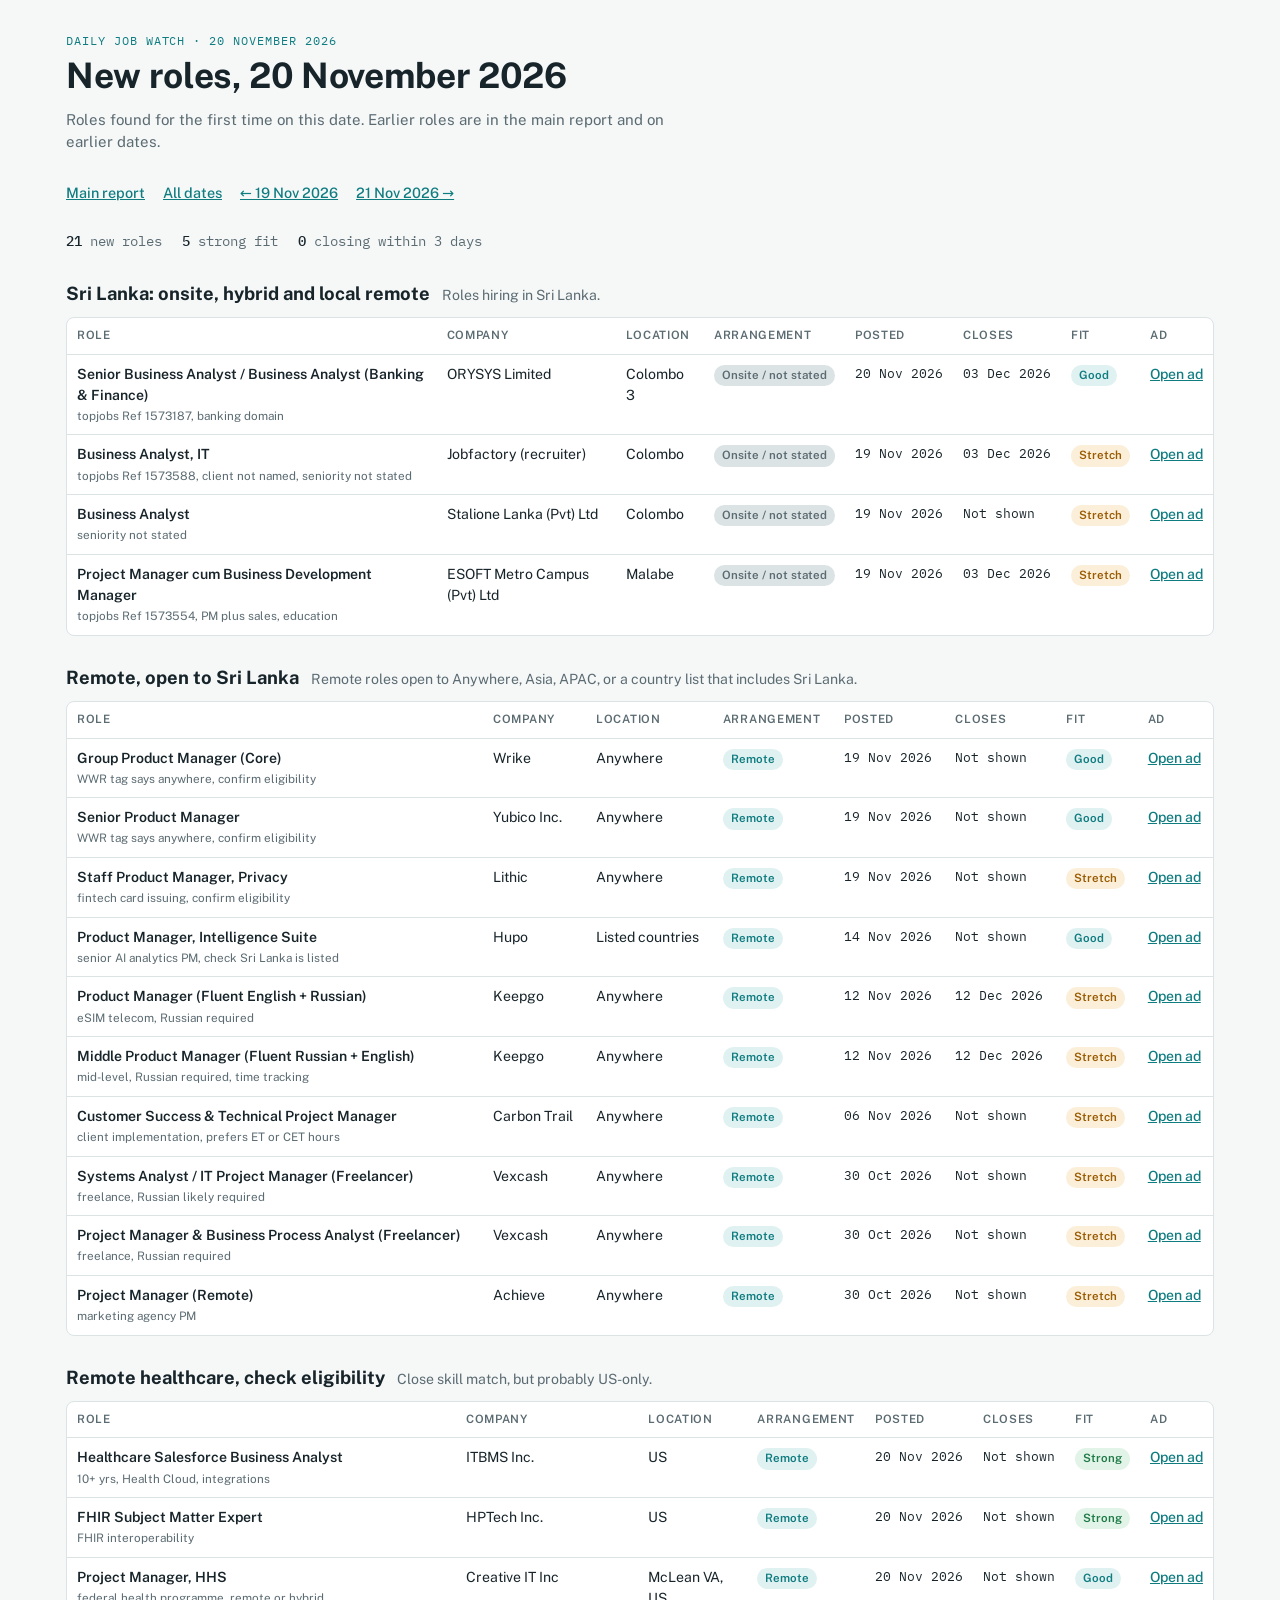
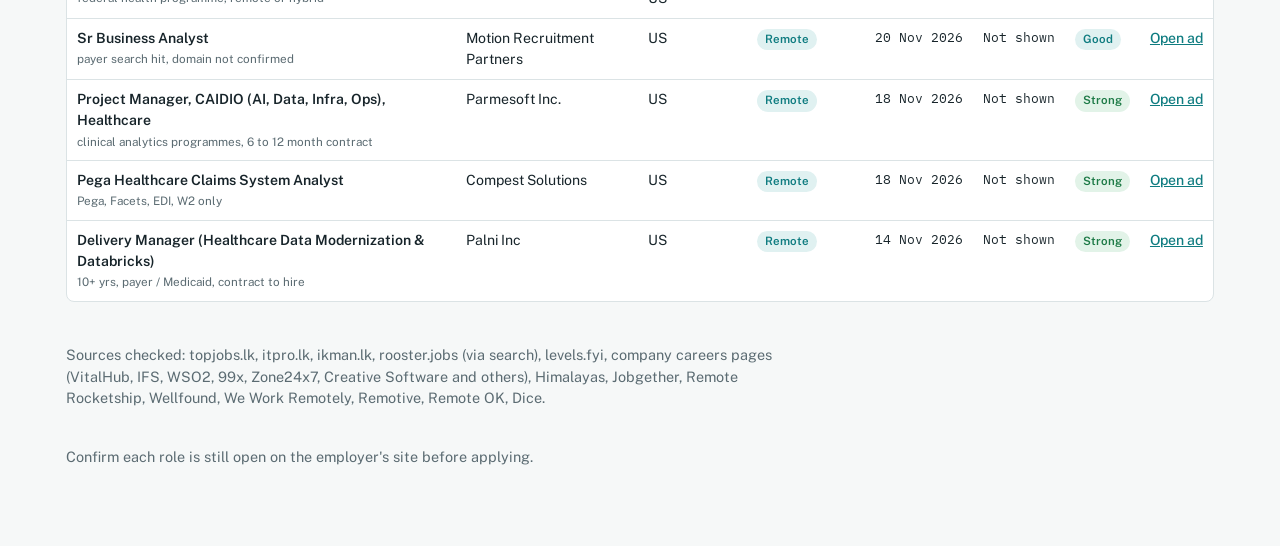
<file: daily/2026-11-20.html>
<!doctype html>
<html lang="en"><head><meta charset="utf-8">
<meta name="viewport" content="width=device-width,initial-scale=1,viewport-fit=cover">
<title>New Roles, 20 Nov 2026</title>
<link rel="preconnect" href="https://fonts.googleapis.com">
<link rel="stylesheet" href="https://fonts.googleapis.com/css2?family=Public+Sans:wght@400;500;600;700&family=IBM+Plex+Mono:wght@400;500&display=swap">
<style>
:root{box-sizing:border-box;padding-top:env(safe-area-inset-top,0px);padding-bottom:env(safe-area-inset-bottom,0px)}
body{margin:0} img{max-width:100%}
/* Layout: one working column; summary strip, filter bar, then grouped tables. Clinical teal accent. */
:root{
  --bg:#f6f8f8; --surface:#ffffff; --fg:#17242a; --muted:#5b6b72; --line:#dbe3e5;
  --accent:#0f7c80; --accent-soft:#e0f1f1;
  --good:#1d7a46; --good-soft:#e2f3e8; --warn:#9a5b00; --warn-soft:#fbefd9; --bad:#a3302b; --bad-soft:#f8e3e1;
  --display:"Public Sans",system-ui,sans-serif; --body:"Public Sans",system-ui,sans-serif; --mono:"IBM Plex Mono",ui-monospace,Menlo,monospace;
}
@media (prefers-color-scheme: dark){:root:not([data-theme="light"]){
  --bg:#0f1719; --surface:#162225; --fg:#e3ecee; --muted:#93a6ab; --line:#26363a;
  --accent:#4fc3c4; --accent-soft:#163a3c;
  --good:#6fd39a; --good-soft:#173527; --warn:#f0b85a; --warn-soft:#3a2c12; --bad:#f08b84; --bad-soft:#3d1d1b; color-scheme:dark}}
:root[data-theme="dark"]{
  --bg:#0f1719; --surface:#162225; --fg:#e3ecee; --muted:#93a6ab; --line:#26363a;
  --accent:#4fc3c4; --accent-soft:#163a3c;
  --good:#6fd39a; --good-soft:#173527; --warn:#f0b85a; --warn-soft:#3a2c12; --bad:#f08b84; --bad-soft:#3d1d1b; color-scheme:dark}
*{box-sizing:border-box}
body{background:var(--bg);color:var(--fg);font-family:var(--body);font-size:15px;line-height:1.5}
.wrap{max-width:1180px;margin:0 auto;padding-block:32px 64px;padding-left:max(16px,env(safe-area-inset-left,0px));padding-right:max(16px,env(safe-area-inset-right,0px));display:grid;gap:28px}
h1{font-family:var(--display);font-size:clamp(1.6rem,3vw,2.2rem);font-weight:700;margin:0;text-wrap:balance;letter-spacing:-.01em}
h2{font-family:var(--display);font-size:1.15rem;margin:0;text-wrap:balance}
.eyebrow{font-family:var(--mono);font-size:.75rem;letter-spacing:.08em;text-transform:uppercase;color:var(--accent)}
.lede{color:var(--muted);max-width:68ch;margin:6px 0 0}
.profile{display:grid;grid-template-columns:repeat(auto-fit,minmax(220px,1fr));gap:12px}
.chipcard{background:var(--surface);border:1px solid var(--line);border-radius:8px;padding:12px 14px;min-width:0}
.chipcard b{display:block;font-size:.72rem;letter-spacing:.06em;text-transform:uppercase;color:var(--muted);font-weight:600;margin-bottom:2px}
.stats{display:flex;flex-wrap:wrap;gap:8px 20px;font-family:var(--mono);font-size:.85rem;color:var(--muted)}
.stats span strong{color:var(--fg);font-weight:500}
.bar{display:flex;flex-wrap:wrap;gap:10px;align-items:center;position:sticky;top:env(safe-area-inset-top,0px);background:var(--bg);padding-block:10px;z-index:5;border-bottom:1px solid var(--line)}
body::before{content:"";position:fixed;inset:0 0 auto;height:env(safe-area-inset-top,0px);z-index:10;background:var(--bg)}
.seg{display:flex;flex-wrap:wrap;border:1px solid var(--line);border-radius:8px;overflow:hidden;background:var(--surface)}
.seg button{font:inherit;font-size:.85rem;border:0;background:none;color:var(--fg);padding:6px 12px;cursor:pointer;border-right:1px solid var(--line)}
.seg button:last-child{border-right:0}
.seg button[aria-pressed="true"]{background:var(--accent);color:var(--surface)}
.seg button:focus-visible,input:focus-visible,a:focus-visible{outline:2px solid var(--accent);outline-offset:2px}
input[type=search]{font:inherit;font-size:.9rem;padding:6px 10px;border:1px solid var(--line);border-radius:8px;background:var(--surface);color:var(--fg);flex:1 1 200px;min-width:0}
section{display:grid;gap:10px}
.sechead{display:flex;flex-wrap:wrap;align-items:baseline;gap:6px 12px}
.sechead p{margin:0;color:var(--muted);font-size:.88rem}
.tbl{overflow-x:auto;border:1px solid var(--line);border-radius:8px;background:var(--surface)}
table{border-collapse:collapse;width:100%;min-width:860px;font-size:.88rem}
th{text-align:left;font-size:.72rem;letter-spacing:.06em;text-transform:uppercase;color:var(--muted);font-weight:600;padding:9px 10px;border-bottom:1px solid var(--line);white-space:nowrap}
td{padding:9px 10px;border-bottom:1px solid var(--line);vertical-align:top}
tr:last-child td{border-bottom:0}
td.role{font-weight:600;min-width:200px}
td.role small{display:block;font-weight:400;color:var(--muted);margin-top:2px}
td.date{font-family:var(--mono);font-size:.8rem;white-space:nowrap;font-variant-numeric:tabular-nums}
.pill{display:inline-block;font-size:.72rem;font-weight:600;padding:2px 8px;border-radius:999px;white-space:nowrap}
.p-remote{background:var(--accent-soft);color:var(--accent)}
.p-hybrid{background:var(--good-soft);color:var(--good)}
.p-onsite{background:var(--line);color:var(--muted)}
.f-strong{background:var(--good-soft);color:var(--good)}
.f-good{background:var(--accent-soft);color:var(--accent)}
.f-stretch{background:var(--warn-soft);color:var(--warn)}
.soon{background:var(--bad-soft);color:var(--bad)}
.old{color:var(--warn)}
a{color:var(--accent)}
td a{font-weight:500;white-space:nowrap}
.applied{width:18px;height:18px;accent-color:var(--accent)}
tr.done td{opacity:.5}
.empty{padding:14px;color:var(--muted)}
.notes{display:grid;gap:8px;font-size:.9rem;color:var(--muted);max-width:80ch}
.notes ul{margin:0;padding-left:18px;display:grid;gap:4px}
@media (prefers-reduced-motion:reduce){*{transition:none!important}}

.nav{display:flex;flex-wrap:wrap;gap:8px 18px;font-size:.9rem}
.nav a{font-weight:500}
.daylist{display:grid;gap:8px;margin:0;padding:0;list-style:none}
.daylist li{background:var(--surface);border:1px solid var(--line);border-radius:8px;padding:12px 14px;display:flex;flex-wrap:wrap;gap:6px 16px;align-items:baseline}
.daylist .d{font-family:var(--mono);font-weight:500;min-width:120px}
.daylist .c{color:var(--muted);font-size:.88rem}
</style></head><body>
<div class="wrap"><header><div class="eyebrow">Daily job watch · 20 November 2026</div><h1>New roles, 20 November 2026</h1><p class="lede">Roles found for the first time on this date. Earlier roles are in the main report and on earlier dates.</p></header><nav class="nav" aria-label="Pages"><a href="../">Main report</a> <a href="./">All dates</a> <a href="2026-11-19.html">&larr; 19 Nov 2026</a> <a href="2026-11-21.html">21 Nov 2026 &rarr;</a></nav><div class="stats"><span><strong>21</strong> new roles</span><span><strong>5</strong> strong fit</span><span><strong>0</strong> closing within 3 days</span></div><section><div class="sechead"><h2>Sri Lanka: onsite, hybrid and local remote</h2><p>Roles hiring in Sri Lanka.</p></div><div class="tbl"><table><thead><tr><th>Role</th><th>Company</th><th>Location</th><th>Arrangement</th><th>Posted</th><th>Closes</th><th>Fit</th><th>Ad</th></tr></thead><tbody><tr><td class="role">Senior Business Analyst / Business Analyst (Banking &amp; Finance)<small>topjobs Ref 1573187, banking domain</small></td><td>ORYSYS Limited</td><td>Colombo 3</td><td><span class="pill p-onsite">Onsite / not stated</span></td><td class="date">20 Nov 2026</td><td class="date">03 Dec 2026</td><td><span class="pill f-good">Good</span></td><td><a href="https://www.topjobs.lk/applicant/vacancybyfunctionalarea.jsp?FA=SDQ" target="_blank" rel="noopener">Open ad</a></td></tr><tr><td class="role">Business Analyst, IT<small>topjobs Ref 1573588, client not named, seniority not stated</small></td><td>Jobfactory (recruiter)</td><td>Colombo</td><td><span class="pill p-onsite">Onsite / not stated</span></td><td class="date">19 Nov 2026</td><td class="date">03 Dec 2026</td><td><span class="pill f-stretch">Stretch</span></td><td><a href="https://www.topjobs.lk/applicant/vacancybyfunctionalarea.jsp?FA=SDQ" target="_blank" rel="noopener">Open ad</a></td></tr><tr><td class="role">Business Analyst<small>seniority not stated</small></td><td>Stalione Lanka (Pvt) Ltd</td><td>Colombo</td><td><span class="pill p-onsite">Onsite / not stated</span></td><td class="date">19 Nov 2026</td><td class="date">Not shown</td><td><span class="pill f-stretch">Stretch</span></td><td><a href="https://itpro.lk/job/15830/business-analyst-at-stalione-lanka-pvt-ltd/" target="_blank" rel="noopener">Open ad</a></td></tr><tr><td class="role">Project Manager cum Business Development Manager<small>topjobs Ref 1573554, PM plus sales, education</small></td><td>ESOFT Metro Campus (Pvt) Ltd</td><td>Malabe</td><td><span class="pill p-onsite">Onsite / not stated</span></td><td class="date">19 Nov 2026</td><td class="date">03 Dec 2026</td><td><span class="pill f-stretch">Stretch</span></td><td><a href="https://www.topjobs.lk/applicant/vacancybyfunctionalarea.jsp?FA=MGT" target="_blank" rel="noopener">Open ad</a></td></tr></tbody></table></div></section><section><div class="sechead"><h2>Remote, open to Sri Lanka</h2><p>Remote roles open to Anywhere, Asia, APAC, or a country list that includes Sri Lanka.</p></div><div class="tbl"><table><thead><tr><th>Role</th><th>Company</th><th>Location</th><th>Arrangement</th><th>Posted</th><th>Closes</th><th>Fit</th><th>Ad</th></tr></thead><tbody><tr><td class="role">Group Product Manager (Core)<small>WWR tag says anywhere, confirm eligibility</small></td><td>Wrike</td><td>Anywhere</td><td><span class="pill p-remote">Remote</span></td><td class="date">19 Nov 2026</td><td class="date">Not shown</td><td><span class="pill f-good">Good</span></td><td><a href="https://weworkremotely.com/remote-jobs/wrike-group-product-manager-core" target="_blank" rel="noopener">Open ad</a></td></tr><tr><td class="role">Senior Product Manager<small>WWR tag says anywhere, confirm eligibility</small></td><td>Yubico Inc.</td><td>Anywhere</td><td><span class="pill p-remote">Remote</span></td><td class="date">19 Nov 2026</td><td class="date">Not shown</td><td><span class="pill f-good">Good</span></td><td><a href="https://weworkremotely.com/remote-jobs/yubico-inc-senior-product-manager" target="_blank" rel="noopener">Open ad</a></td></tr><tr><td class="role">Staff Product Manager, Privacy<small>fintech card issuing, confirm eligibility</small></td><td>Lithic</td><td>Anywhere</td><td><span class="pill p-remote">Remote</span></td><td class="date">19 Nov 2026</td><td class="date">Not shown</td><td><span class="pill f-stretch">Stretch</span></td><td><a href="https://weworkremotely.com/remote-jobs/lithic-staff-product-manager-privacy" target="_blank" rel="noopener">Open ad</a></td></tr><tr><td class="role">Product Manager, Intelligence Suite<small>senior AI analytics PM, check Sri Lanka is listed</small></td><td>Hupo</td><td>Listed countries</td><td><span class="pill p-remote">Remote</span></td><td class="date">14 Nov 2026</td><td class="date">Not shown</td><td><span class="pill f-good">Good</span></td><td><a href="https://careers.hupo.co/jobs/8724084-product-manager-intelligence-suite" target="_blank" rel="noopener">Open ad</a></td></tr><tr><td class="role">Product Manager (Fluent English + Russian)<small>eSIM telecom, Russian required</small></td><td>Keepgo</td><td>Anywhere</td><td><span class="pill p-remote">Remote</span></td><td class="date">12 Nov 2026</td><td class="date">12 Dec 2026</td><td><span class="pill f-stretch">Stretch</span></td><td><a href="https://himalayas.app/companies/keepgo/jobs/product-manager-fluent-english-russian" target="_blank" rel="noopener">Open ad</a></td></tr><tr><td class="role">Middle Product Manager (Fluent Russian + English)<small>mid-level, Russian required, time tracking</small></td><td>Keepgo</td><td>Anywhere</td><td><span class="pill p-remote">Remote</span></td><td class="date">12 Nov 2026</td><td class="date">12 Dec 2026</td><td><span class="pill f-stretch">Stretch</span></td><td><a href="https://himalayas.app/companies/keepgo/jobs/middle-product-manager-fluent-russian-english" target="_blank" rel="noopener">Open ad</a></td></tr><tr><td class="role">Customer Success &amp; Technical Project Manager<small>client implementation, prefers ET or CET hours</small></td><td>Carbon Trail</td><td>Anywhere</td><td><span class="pill p-remote">Remote</span></td><td class="date">06 Nov 2026</td><td class="date">Not shown</td><td><span class="pill f-stretch">Stretch</span></td><td><a href="https://wellfound.com/jobs/3400546-customer-success-technical-project-manager" target="_blank" rel="noopener">Open ad</a></td></tr><tr><td class="role">Systems Analyst / IT Project Manager (Freelancer)<small>freelance, Russian likely required</small></td><td>Vexcash</td><td>Anywhere</td><td><span class="pill p-remote">Remote</span></td><td class="date">30 Oct 2026</td><td class="date">Not shown</td><td><span class="pill f-stretch">Stretch</span></td><td><a href="https://remoterocketship.com/publicjobs/company/vexcash/jobs/systems-analyst-it-project-manager-freelancer-worldwide-remote/" target="_blank" rel="noopener">Open ad</a></td></tr><tr><td class="role">Project Manager &amp; Business Process Analyst (Freelancer)<small>freelance, Russian required</small></td><td>Vexcash</td><td>Anywhere</td><td><span class="pill p-remote">Remote</span></td><td class="date">30 Oct 2026</td><td class="date">Not shown</td><td><span class="pill f-stretch">Stretch</span></td><td><a href="https://join.com/companies/vexcash/16953927-project-manager-and-business-process-analyst-as-freelancer-all-genders" target="_blank" rel="noopener">Open ad</a></td></tr><tr><td class="role">Project Manager (Remote)<small>marketing agency PM</small></td><td>Achieve</td><td>Anywhere</td><td><span class="pill p-remote">Remote</span></td><td class="date">30 Oct 2026</td><td class="date">Not shown</td><td><span class="pill f-stretch">Stretch</span></td><td><a href="https://wellfound.com/jobs/3346643-project-manager-remote" target="_blank" rel="noopener">Open ad</a></td></tr></tbody></table></div></section><section><div class="sechead"><h2>Remote healthcare, check eligibility</h2><p>Close skill match, but probably US-only.</p></div><div class="tbl"><table><thead><tr><th>Role</th><th>Company</th><th>Location</th><th>Arrangement</th><th>Posted</th><th>Closes</th><th>Fit</th><th>Ad</th></tr></thead><tbody><tr><td class="role">Healthcare Salesforce Business Analyst<small>10+ yrs, Health Cloud, integrations</small></td><td>ITBMS Inc.</td><td>US</td><td><span class="pill p-remote">Remote</span></td><td class="date">20 Nov 2026</td><td class="date">Not shown</td><td><span class="pill f-strong">Strong</span></td><td><a href="https://www.dice.com/job-detail/c1fb34f2-098b-464b-b385-5e4effb0dcdc" target="_blank" rel="noopener">Open ad</a></td></tr><tr><td class="role">FHIR Subject Matter Expert<small>FHIR interoperability</small></td><td>HPTech Inc.</td><td>US</td><td><span class="pill p-remote">Remote</span></td><td class="date">20 Nov 2026</td><td class="date">Not shown</td><td><span class="pill f-strong">Strong</span></td><td><a href="https://www.dice.com/job-detail/8ae2c4ae-27f5-4104-a417-dbcb872d1a97" target="_blank" rel="noopener">Open ad</a></td></tr><tr><td class="role">Project Manager, HHS<small>federal health programme, remote or hybrid</small></td><td>Creative IT Inc</td><td>McLean VA, US</td><td><span class="pill p-remote">Remote</span></td><td class="date">20 Nov 2026</td><td class="date">Not shown</td><td><span class="pill f-good">Good</span></td><td><a href="https://www.dice.com/job-detail/30645d79-85fe-4afe-b2a8-7239ba6dfcdd" target="_blank" rel="noopener">Open ad</a></td></tr><tr><td class="role">Sr Business Analyst<small>payer search hit, domain not confirmed</small></td><td>Motion Recruitment Partners</td><td>US</td><td><span class="pill p-remote">Remote</span></td><td class="date">20 Nov 2026</td><td class="date">Not shown</td><td><span class="pill f-good">Good</span></td><td><a href="https://www.dice.com/job-detail/5a9216e2-792e-44ab-bce8-fe8084f00858" target="_blank" rel="noopener">Open ad</a></td></tr><tr><td class="role">Project Manager, CAIDIO (AI, Data, Infra, Ops), Healthcare<small>clinical analytics programmes, 6 to 12 month contract</small></td><td>Parmesoft Inc.</td><td>US</td><td><span class="pill p-remote">Remote</span></td><td class="date">18 Nov 2026</td><td class="date">Not shown</td><td><span class="pill f-strong">Strong</span></td><td><a href="https://www.dice.com/job-detail/b987484b-565c-4889-8cd6-d32c730b8a9d" target="_blank" rel="noopener">Open ad</a></td></tr><tr><td class="role">Pega Healthcare Claims System Analyst<small>Pega, Facets, EDI, W2 only</small></td><td>Compest Solutions</td><td>US</td><td><span class="pill p-remote">Remote</span></td><td class="date">18 Nov 2026</td><td class="date">Not shown</td><td><span class="pill f-strong">Strong</span></td><td><a href="https://www.dice.com/job-detail/19651488-a113-4545-be1b-c8f8557e8a81" target="_blank" rel="noopener">Open ad</a></td></tr><tr><td class="role">Delivery Manager (Healthcare Data Modernization &amp; Databricks)<small>10+ yrs, payer / Medicaid, contract to hire</small></td><td>Palni Inc</td><td>US</td><td><span class="pill p-remote">Remote</span></td><td class="date">14 Nov 2026</td><td class="date">Not shown</td><td><span class="pill f-strong">Strong</span></td><td><a href="https://www.dice.com/job-detail/8626e917-c1f8-4550-a636-6b82735bfb2f" target="_blank" rel="noopener">Open ad</a></td></tr></tbody></table></div></section><div class="notes"><p>Sources checked: topjobs.lk, itpro.lk, ikman.lk, rooster.jobs (via search), levels.fyi, company careers pages (VitalHub, IFS, WSO2, 99x, Zone24x7, Creative Software and others), Himalayas, Jobgether, Remote Rocketship, Wellfound, We Work Remotely, Remotive, Remote OK, Dice.</p><p>Confirm each role is still open on the employer's site before applying.</p></div></div></body></html>
</file>
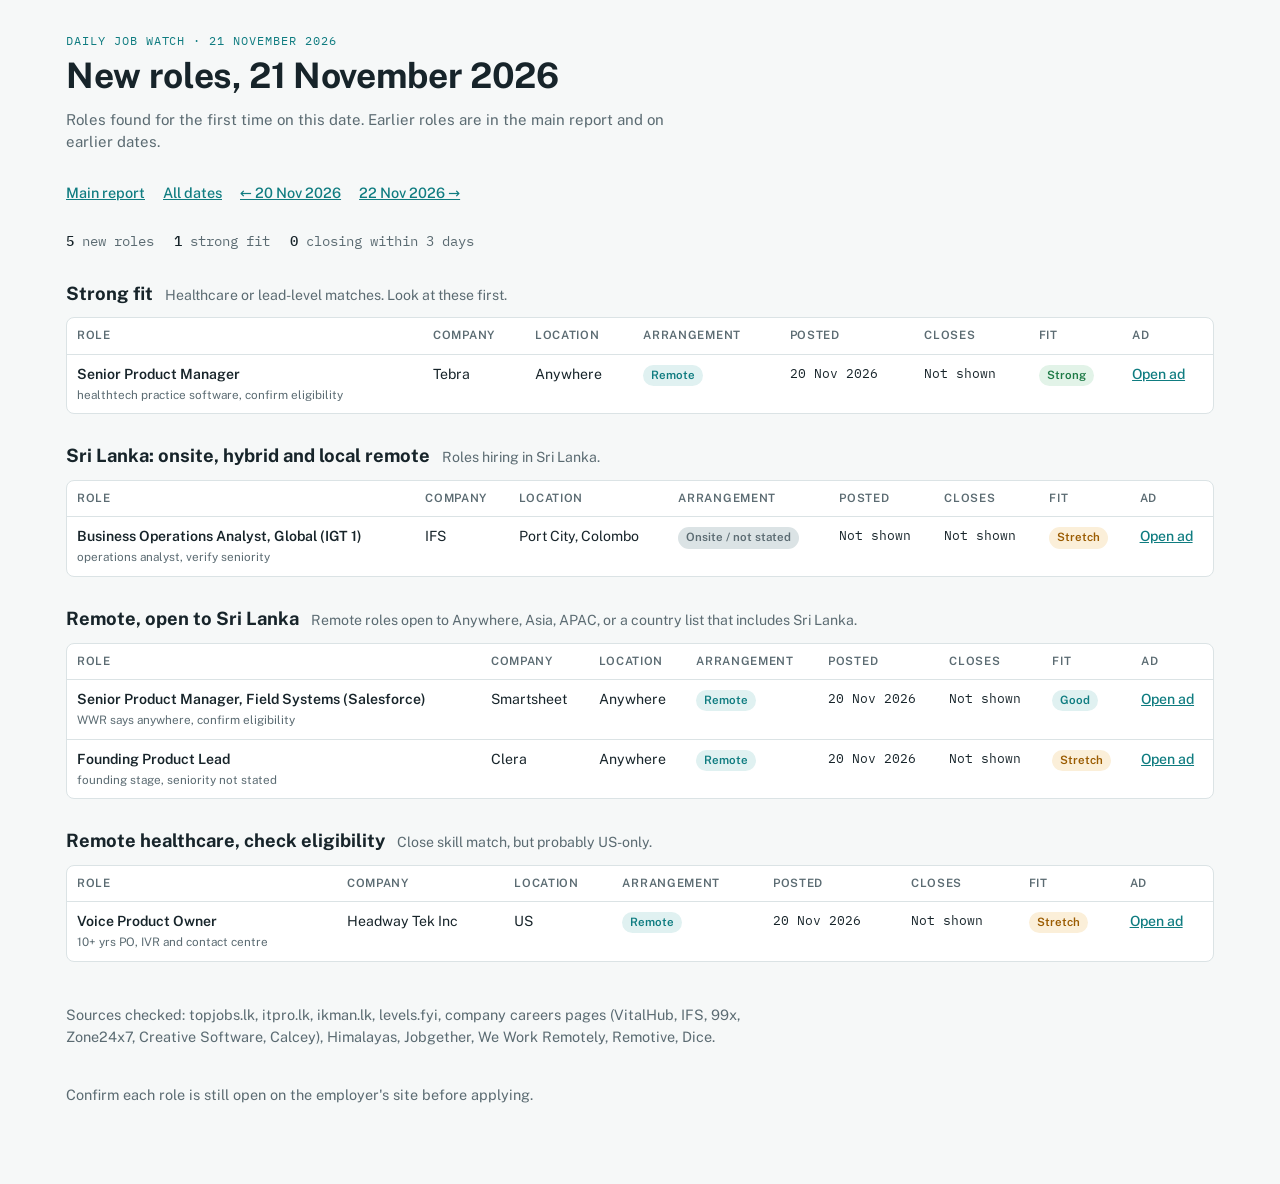
<file: daily/2026-11-21.html>
<!doctype html>
<html lang="en"><head><meta charset="utf-8">
<meta name="viewport" content="width=device-width,initial-scale=1,viewport-fit=cover">
<title>New Roles, 21 Nov 2026</title>
<link rel="preconnect" href="https://fonts.googleapis.com">
<link rel="stylesheet" href="https://fonts.googleapis.com/css2?family=Public+Sans:wght@400;500;600;700&family=IBM+Plex+Mono:wght@400;500&display=swap">
<style>
:root{box-sizing:border-box;padding-top:env(safe-area-inset-top,0px);padding-bottom:env(safe-area-inset-bottom,0px)}
body{margin:0} img{max-width:100%}
/* Layout: one working column; summary strip, filter bar, then grouped tables. Clinical teal accent. */
:root{
  --bg:#f6f8f8; --surface:#ffffff; --fg:#17242a; --muted:#5b6b72; --line:#dbe3e5;
  --accent:#0f7c80; --accent-soft:#e0f1f1;
  --good:#1d7a46; --good-soft:#e2f3e8; --warn:#9a5b00; --warn-soft:#fbefd9; --bad:#a3302b; --bad-soft:#f8e3e1;
  --display:"Public Sans",system-ui,sans-serif; --body:"Public Sans",system-ui,sans-serif; --mono:"IBM Plex Mono",ui-monospace,Menlo,monospace;
}
@media (prefers-color-scheme: dark){:root:not([data-theme="light"]){
  --bg:#0f1719; --surface:#162225; --fg:#e3ecee; --muted:#93a6ab; --line:#26363a;
  --accent:#4fc3c4; --accent-soft:#163a3c;
  --good:#6fd39a; --good-soft:#173527; --warn:#f0b85a; --warn-soft:#3a2c12; --bad:#f08b84; --bad-soft:#3d1d1b; color-scheme:dark}}
:root[data-theme="dark"]{
  --bg:#0f1719; --surface:#162225; --fg:#e3ecee; --muted:#93a6ab; --line:#26363a;
  --accent:#4fc3c4; --accent-soft:#163a3c;
  --good:#6fd39a; --good-soft:#173527; --warn:#f0b85a; --warn-soft:#3a2c12; --bad:#f08b84; --bad-soft:#3d1d1b; color-scheme:dark}
*{box-sizing:border-box}
body{background:var(--bg);color:var(--fg);font-family:var(--body);font-size:15px;line-height:1.5}
.wrap{max-width:1180px;margin:0 auto;padding-block:32px 64px;padding-left:max(16px,env(safe-area-inset-left,0px));padding-right:max(16px,env(safe-area-inset-right,0px));display:grid;gap:28px}
h1{font-family:var(--display);font-size:clamp(1.6rem,3vw,2.2rem);font-weight:700;margin:0;text-wrap:balance;letter-spacing:-.01em}
h2{font-family:var(--display);font-size:1.15rem;margin:0;text-wrap:balance}
.eyebrow{font-family:var(--mono);font-size:.75rem;letter-spacing:.08em;text-transform:uppercase;color:var(--accent)}
.lede{color:var(--muted);max-width:68ch;margin:6px 0 0}
.profile{display:grid;grid-template-columns:repeat(auto-fit,minmax(220px,1fr));gap:12px}
.chipcard{background:var(--surface);border:1px solid var(--line);border-radius:8px;padding:12px 14px;min-width:0}
.chipcard b{display:block;font-size:.72rem;letter-spacing:.06em;text-transform:uppercase;color:var(--muted);font-weight:600;margin-bottom:2px}
.stats{display:flex;flex-wrap:wrap;gap:8px 20px;font-family:var(--mono);font-size:.85rem;color:var(--muted)}
.stats span strong{color:var(--fg);font-weight:500}
.bar{display:flex;flex-wrap:wrap;gap:10px;align-items:center;position:sticky;top:env(safe-area-inset-top,0px);background:var(--bg);padding-block:10px;z-index:5;border-bottom:1px solid var(--line)}
body::before{content:"";position:fixed;inset:0 0 auto;height:env(safe-area-inset-top,0px);z-index:10;background:var(--bg)}
.seg{display:flex;flex-wrap:wrap;border:1px solid var(--line);border-radius:8px;overflow:hidden;background:var(--surface)}
.seg button{font:inherit;font-size:.85rem;border:0;background:none;color:var(--fg);padding:6px 12px;cursor:pointer;border-right:1px solid var(--line)}
.seg button:last-child{border-right:0}
.seg button[aria-pressed="true"]{background:var(--accent);color:var(--surface)}
.seg button:focus-visible,input:focus-visible,a:focus-visible{outline:2px solid var(--accent);outline-offset:2px}
input[type=search]{font:inherit;font-size:.9rem;padding:6px 10px;border:1px solid var(--line);border-radius:8px;background:var(--surface);color:var(--fg);flex:1 1 200px;min-width:0}
section{display:grid;gap:10px}
.sechead{display:flex;flex-wrap:wrap;align-items:baseline;gap:6px 12px}
.sechead p{margin:0;color:var(--muted);font-size:.88rem}
.tbl{overflow-x:auto;border:1px solid var(--line);border-radius:8px;background:var(--surface)}
table{border-collapse:collapse;width:100%;min-width:860px;font-size:.88rem}
th{text-align:left;font-size:.72rem;letter-spacing:.06em;text-transform:uppercase;color:var(--muted);font-weight:600;padding:9px 10px;border-bottom:1px solid var(--line);white-space:nowrap}
td{padding:9px 10px;border-bottom:1px solid var(--line);vertical-align:top}
tr:last-child td{border-bottom:0}
td.role{font-weight:600;min-width:200px}
td.role small{display:block;font-weight:400;color:var(--muted);margin-top:2px}
td.date{font-family:var(--mono);font-size:.8rem;white-space:nowrap;font-variant-numeric:tabular-nums}
.pill{display:inline-block;font-size:.72rem;font-weight:600;padding:2px 8px;border-radius:999px;white-space:nowrap}
.p-remote{background:var(--accent-soft);color:var(--accent)}
.p-hybrid{background:var(--good-soft);color:var(--good)}
.p-onsite{background:var(--line);color:var(--muted)}
.f-strong{background:var(--good-soft);color:var(--good)}
.f-good{background:var(--accent-soft);color:var(--accent)}
.f-stretch{background:var(--warn-soft);color:var(--warn)}
.soon{background:var(--bad-soft);color:var(--bad)}
.old{color:var(--warn)}
a{color:var(--accent)}
td a{font-weight:500;white-space:nowrap}
.applied{width:18px;height:18px;accent-color:var(--accent)}
tr.done td{opacity:.5}
.empty{padding:14px;color:var(--muted)}
.notes{display:grid;gap:8px;font-size:.9rem;color:var(--muted);max-width:80ch}
.notes ul{margin:0;padding-left:18px;display:grid;gap:4px}
@media (prefers-reduced-motion:reduce){*{transition:none!important}}

.nav{display:flex;flex-wrap:wrap;gap:8px 18px;font-size:.9rem}
.nav a{font-weight:500}
.daylist{display:grid;gap:8px;margin:0;padding:0;list-style:none}
.daylist li{background:var(--surface);border:1px solid var(--line);border-radius:8px;padding:12px 14px;display:flex;flex-wrap:wrap;gap:6px 16px;align-items:baseline}
.daylist .d{font-family:var(--mono);font-weight:500;min-width:120px}
.daylist .c{color:var(--muted);font-size:.88rem}
</style></head><body>
<div class="wrap"><header><div class="eyebrow">Daily job watch · 21 November 2026</div><h1>New roles, 21 November 2026</h1><p class="lede">Roles found for the first time on this date. Earlier roles are in the main report and on earlier dates.</p></header><nav class="nav" aria-label="Pages"><a href="../">Main report</a> <a href="./">All dates</a> <a href="2026-11-20.html">&larr; 20 Nov 2026</a> <a href="2026-11-22.html">22 Nov 2026 &rarr;</a></nav><div class="stats"><span><strong>5</strong> new roles</span><span><strong>1</strong> strong fit</span><span><strong>0</strong> closing within 3 days</span></div><section><div class="sechead"><h2>Strong fit</h2><p>Healthcare or lead-level matches. Look at these first.</p></div><div class="tbl"><table><thead><tr><th>Role</th><th>Company</th><th>Location</th><th>Arrangement</th><th>Posted</th><th>Closes</th><th>Fit</th><th>Ad</th></tr></thead><tbody><tr><td class="role">Senior Product Manager<small>healthtech practice software, confirm eligibility</small></td><td>Tebra</td><td>Anywhere</td><td><span class="pill p-remote">Remote</span></td><td class="date">20 Nov 2026</td><td class="date">Not shown</td><td><span class="pill f-strong">Strong</span></td><td><a href="https://weworkremotely.com/remote-jobs/tebra-senior-product-manager" target="_blank" rel="noopener">Open ad</a></td></tr></tbody></table></div></section><section><div class="sechead"><h2>Sri Lanka: onsite, hybrid and local remote</h2><p>Roles hiring in Sri Lanka.</p></div><div class="tbl"><table><thead><tr><th>Role</th><th>Company</th><th>Location</th><th>Arrangement</th><th>Posted</th><th>Closes</th><th>Fit</th><th>Ad</th></tr></thead><tbody><tr><td class="role">Business Operations Analyst, Global (IGT 1)<small>operations analyst, verify seniority</small></td><td>IFS</td><td>Port City, Colombo</td><td><span class="pill p-onsite">Onsite / not stated</span></td><td class="date">Not shown</td><td class="date">Not shown</td><td><span class="pill f-stretch">Stretch</span></td><td><a href="https://jobs.smartrecruiters.com/IFS1/744000161726019-business-operations-analyst-global-igt-1-" target="_blank" rel="noopener">Open ad</a></td></tr></tbody></table></div></section><section><div class="sechead"><h2>Remote, open to Sri Lanka</h2><p>Remote roles open to Anywhere, Asia, APAC, or a country list that includes Sri Lanka.</p></div><div class="tbl"><table><thead><tr><th>Role</th><th>Company</th><th>Location</th><th>Arrangement</th><th>Posted</th><th>Closes</th><th>Fit</th><th>Ad</th></tr></thead><tbody><tr><td class="role">Senior Product Manager, Field Systems (Salesforce)<small>WWR says anywhere, confirm eligibility</small></td><td>Smartsheet</td><td>Anywhere</td><td><span class="pill p-remote">Remote</span></td><td class="date">20 Nov 2026</td><td class="date">Not shown</td><td><span class="pill f-good">Good</span></td><td><a href="https://weworkremotely.com/remote-jobs/smartsheet-senior-product-manager-field-systems-salesforce" target="_blank" rel="noopener">Open ad</a></td></tr><tr><td class="role">Founding Product Lead<small>founding stage, seniority not stated</small></td><td>Clera</td><td>Anywhere</td><td><span class="pill p-remote">Remote</span></td><td class="date">20 Nov 2026</td><td class="date">Not shown</td><td><span class="pill f-stretch">Stretch</span></td><td><a href="https://himalayas.app/companies/clera/jobs/founding-product-lead" target="_blank" rel="noopener">Open ad</a></td></tr></tbody></table></div></section><section><div class="sechead"><h2>Remote healthcare, check eligibility</h2><p>Close skill match, but probably US-only.</p></div><div class="tbl"><table><thead><tr><th>Role</th><th>Company</th><th>Location</th><th>Arrangement</th><th>Posted</th><th>Closes</th><th>Fit</th><th>Ad</th></tr></thead><tbody><tr><td class="role">Voice Product Owner<small>10+ yrs PO, IVR and contact centre</small></td><td>Headway Tek Inc</td><td>US</td><td><span class="pill p-remote">Remote</span></td><td class="date">20 Nov 2026</td><td class="date">Not shown</td><td><span class="pill f-stretch">Stretch</span></td><td><a href="https://www.dice.com/job-detail/53ac7062-2bae-42ce-b1e7-b2988e2be695" target="_blank" rel="noopener">Open ad</a></td></tr></tbody></table></div></section><div class="notes"><p>Sources checked: topjobs.lk, itpro.lk, ikman.lk, levels.fyi, company careers pages (VitalHub, IFS, 99x, Zone24x7, Creative Software, Calcey), Himalayas, Jobgether, We Work Remotely, Remotive, Dice.</p><p>Confirm each role is still open on the employer's site before applying.</p></div></div></body></html>
</file>
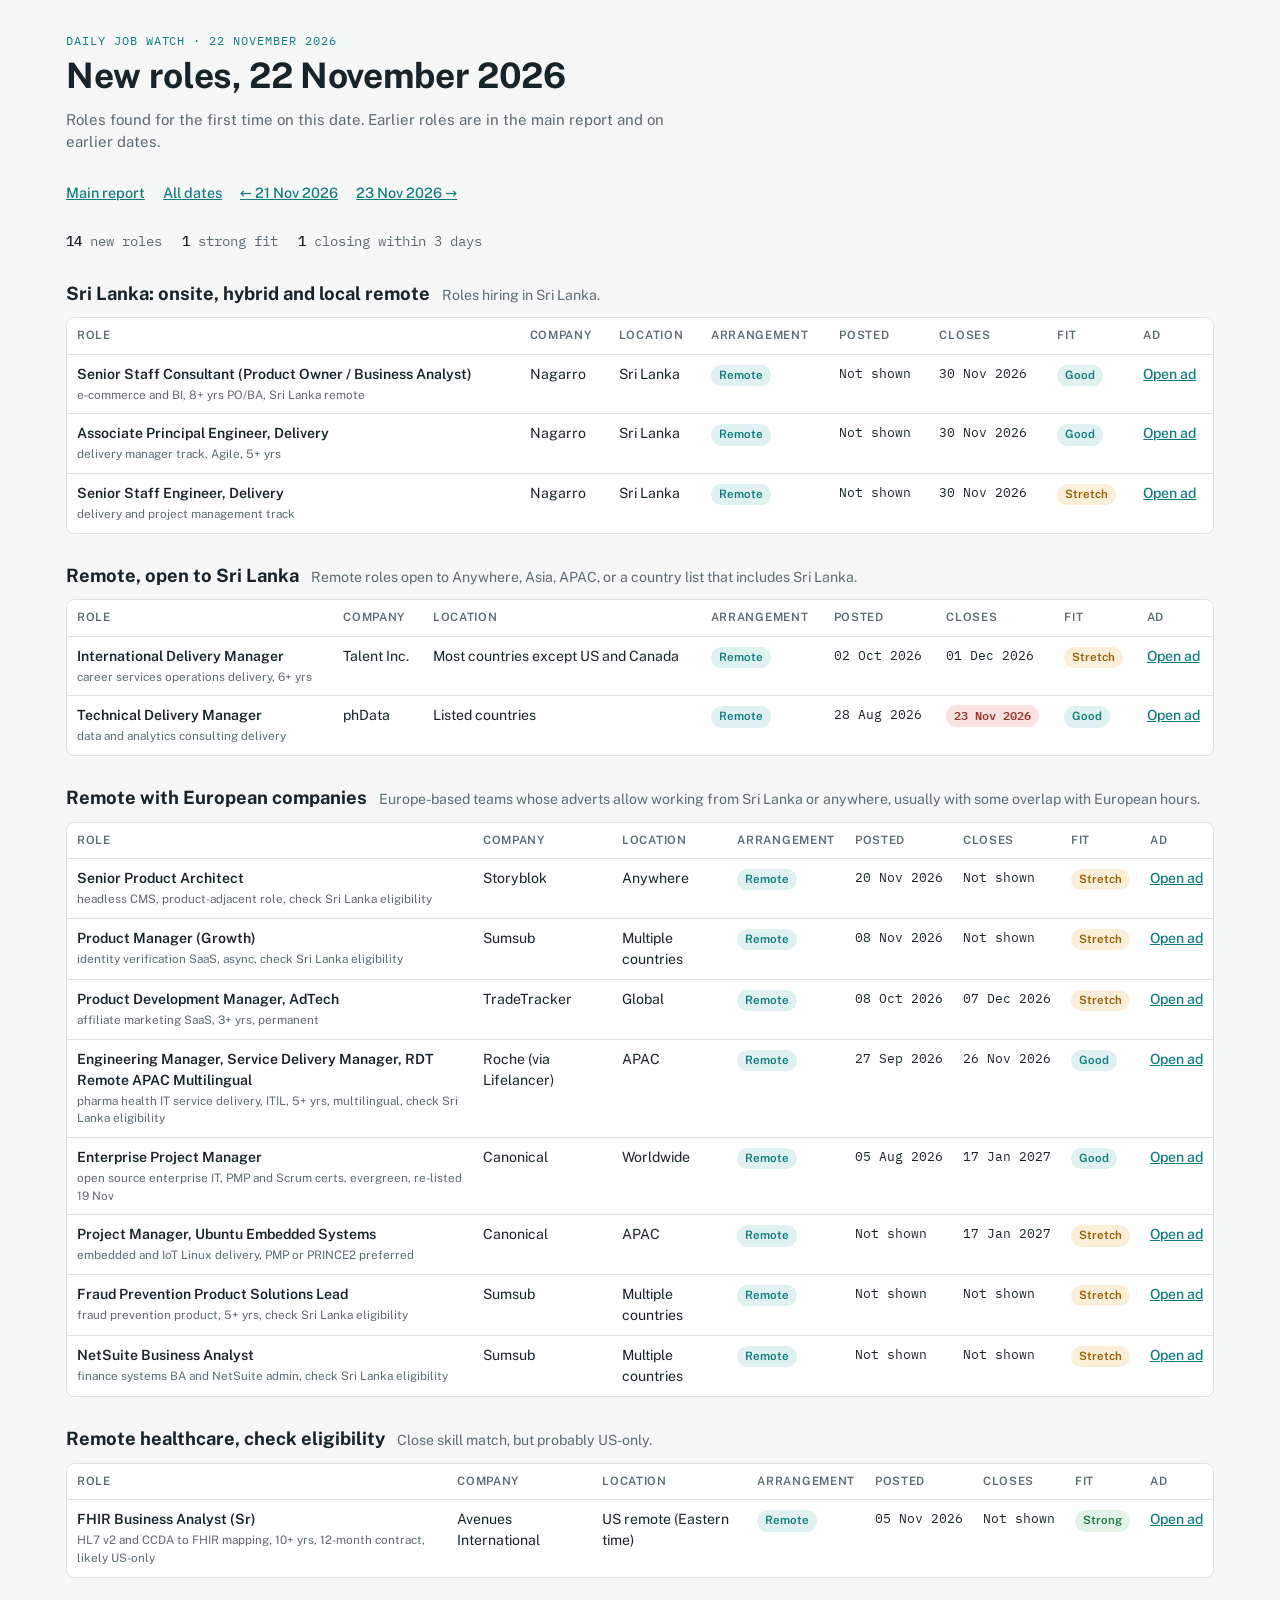
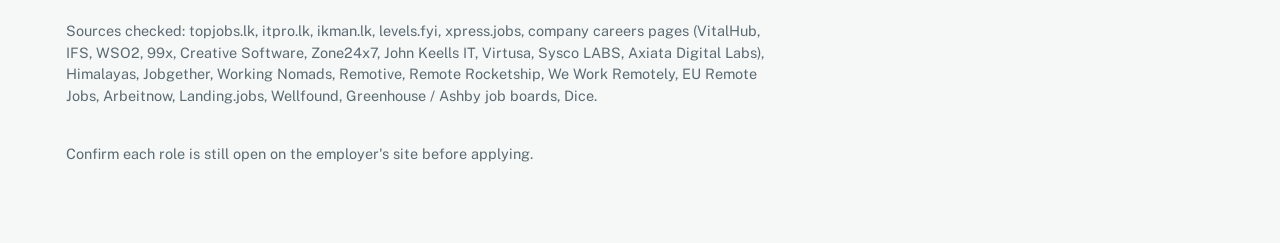
<file: daily/2026-11-22.html>
<!doctype html>
<html lang="en"><head><meta charset="utf-8">
<meta name="viewport" content="width=device-width,initial-scale=1,viewport-fit=cover">
<title>New Roles, 22 Nov 2026</title>
<link rel="preconnect" href="https://fonts.googleapis.com">
<link rel="stylesheet" href="https://fonts.googleapis.com/css2?family=Public+Sans:wght@400;500;600;700&family=IBM+Plex+Mono:wght@400;500&display=swap">
<style>
:root{box-sizing:border-box;padding-top:env(safe-area-inset-top,0px);padding-bottom:env(safe-area-inset-bottom,0px)}
body{margin:0} img{max-width:100%}
/* Layout: one working column; summary strip, filter bar, then grouped tables. Clinical teal accent. */
:root{
  --bg:#f6f8f8; --surface:#ffffff; --fg:#17242a; --muted:#5b6b72; --line:#dbe3e5;
  --accent:#0f7c80; --accent-soft:#e0f1f1;
  --good:#1d7a46; --good-soft:#e2f3e8; --warn:#9a5b00; --warn-soft:#fbefd9; --bad:#a3302b; --bad-soft:#f8e3e1;
  --display:"Public Sans",system-ui,sans-serif; --body:"Public Sans",system-ui,sans-serif; --mono:"IBM Plex Mono",ui-monospace,Menlo,monospace;
}
@media (prefers-color-scheme: dark){:root:not([data-theme="light"]){
  --bg:#0f1719; --surface:#162225; --fg:#e3ecee; --muted:#93a6ab; --line:#26363a;
  --accent:#4fc3c4; --accent-soft:#163a3c;
  --good:#6fd39a; --good-soft:#173527; --warn:#f0b85a; --warn-soft:#3a2c12; --bad:#f08b84; --bad-soft:#3d1d1b; color-scheme:dark}}
:root[data-theme="dark"]{
  --bg:#0f1719; --surface:#162225; --fg:#e3ecee; --muted:#93a6ab; --line:#26363a;
  --accent:#4fc3c4; --accent-soft:#163a3c;
  --good:#6fd39a; --good-soft:#173527; --warn:#f0b85a; --warn-soft:#3a2c12; --bad:#f08b84; --bad-soft:#3d1d1b; color-scheme:dark}
*{box-sizing:border-box}
body{background:var(--bg);color:var(--fg);font-family:var(--body);font-size:15px;line-height:1.5}
.wrap{max-width:1180px;margin:0 auto;padding-block:32px 64px;padding-left:max(16px,env(safe-area-inset-left,0px));padding-right:max(16px,env(safe-area-inset-right,0px));display:grid;gap:28px}
h1{font-family:var(--display);font-size:clamp(1.6rem,3vw,2.2rem);font-weight:700;margin:0;text-wrap:balance;letter-spacing:-.01em}
h2{font-family:var(--display);font-size:1.15rem;margin:0;text-wrap:balance}
.eyebrow{font-family:var(--mono);font-size:.75rem;letter-spacing:.08em;text-transform:uppercase;color:var(--accent)}
.lede{color:var(--muted);max-width:68ch;margin:6px 0 0}
.profile{display:grid;grid-template-columns:repeat(auto-fit,minmax(220px,1fr));gap:12px}
.chipcard{background:var(--surface);border:1px solid var(--line);border-radius:8px;padding:12px 14px;min-width:0}
.chipcard b{display:block;font-size:.72rem;letter-spacing:.06em;text-transform:uppercase;color:var(--muted);font-weight:600;margin-bottom:2px}
.stats{display:flex;flex-wrap:wrap;gap:8px 20px;font-family:var(--mono);font-size:.85rem;color:var(--muted)}
.stats span strong{color:var(--fg);font-weight:500}
.bar{display:flex;flex-wrap:wrap;gap:10px;align-items:center;position:sticky;top:env(safe-area-inset-top,0px);background:var(--bg);padding-block:10px;z-index:5;border-bottom:1px solid var(--line)}
body::before{content:"";position:fixed;inset:0 0 auto;height:env(safe-area-inset-top,0px);z-index:10;background:var(--bg)}
.seg{display:flex;flex-wrap:wrap;border:1px solid var(--line);border-radius:8px;overflow:hidden;background:var(--surface)}
.seg button{font:inherit;font-size:.85rem;border:0;background:none;color:var(--fg);padding:6px 12px;cursor:pointer;border-right:1px solid var(--line)}
.seg button:last-child{border-right:0}
.seg button[aria-pressed="true"]{background:var(--accent);color:var(--surface)}
.seg button:focus-visible,input:focus-visible,a:focus-visible{outline:2px solid var(--accent);outline-offset:2px}
input[type=search]{font:inherit;font-size:.9rem;padding:6px 10px;border:1px solid var(--line);border-radius:8px;background:var(--surface);color:var(--fg);flex:1 1 200px;min-width:0}
section{display:grid;gap:10px}
.sechead{display:flex;flex-wrap:wrap;align-items:baseline;gap:6px 12px}
.sechead p{margin:0;color:var(--muted);font-size:.88rem}
.tbl{overflow-x:auto;border:1px solid var(--line);border-radius:8px;background:var(--surface)}
table{border-collapse:collapse;width:100%;min-width:860px;font-size:.88rem}
th{text-align:left;font-size:.72rem;letter-spacing:.06em;text-transform:uppercase;color:var(--muted);font-weight:600;padding:9px 10px;border-bottom:1px solid var(--line);white-space:nowrap}
td{padding:9px 10px;border-bottom:1px solid var(--line);vertical-align:top}
tr:last-child td{border-bottom:0}
td.role{font-weight:600;min-width:200px}
td.role small{display:block;font-weight:400;color:var(--muted);margin-top:2px}
td.date{font-family:var(--mono);font-size:.8rem;white-space:nowrap;font-variant-numeric:tabular-nums}
.pill{display:inline-block;font-size:.72rem;font-weight:600;padding:2px 8px;border-radius:999px;white-space:nowrap}
.p-remote{background:var(--accent-soft);color:var(--accent)}
.p-hybrid{background:var(--good-soft);color:var(--good)}
.p-onsite{background:var(--line);color:var(--muted)}
.f-strong{background:var(--good-soft);color:var(--good)}
.f-good{background:var(--accent-soft);color:var(--accent)}
.f-stretch{background:var(--warn-soft);color:var(--warn)}
.soon{background:var(--bad-soft);color:var(--bad)}
.old{color:var(--warn)}
a{color:var(--accent)}
td a{font-weight:500;white-space:nowrap}
.applied{width:18px;height:18px;accent-color:var(--accent)}
tr.done td{opacity:.5}
.empty{padding:14px;color:var(--muted)}
.notes{display:grid;gap:8px;font-size:.9rem;color:var(--muted);max-width:80ch}
.notes ul{margin:0;padding-left:18px;display:grid;gap:4px}
@media (prefers-reduced-motion:reduce){*{transition:none!important}}

.nav{display:flex;flex-wrap:wrap;gap:8px 18px;font-size:.9rem}
.nav a{font-weight:500}
.daylist{display:grid;gap:8px;margin:0;padding:0;list-style:none}
.daylist li{background:var(--surface);border:1px solid var(--line);border-radius:8px;padding:12px 14px;display:flex;flex-wrap:wrap;gap:6px 16px;align-items:baseline}
.daylist .d{font-family:var(--mono);font-weight:500;min-width:120px}
.daylist .c{color:var(--muted);font-size:.88rem}
</style></head><body>
<div class="wrap"><header><div class="eyebrow">Daily job watch · 22 November 2026</div><h1>New roles, 22 November 2026</h1><p class="lede">Roles found for the first time on this date. Earlier roles are in the main report and on earlier dates.</p></header><nav class="nav" aria-label="Pages"><a href="../">Main report</a> <a href="./">All dates</a> <a href="2026-11-21.html">&larr; 21 Nov 2026</a> <a href="2026-11-23.html">23 Nov 2026 &rarr;</a></nav><div class="stats"><span><strong>14</strong> new roles</span><span><strong>1</strong> strong fit</span><span><strong>1</strong> closing within 3 days</span></div><section><div class="sechead"><h2>Sri Lanka: onsite, hybrid and local remote</h2><p>Roles hiring in Sri Lanka.</p></div><div class="tbl"><table><thead><tr><th>Role</th><th>Company</th><th>Location</th><th>Arrangement</th><th>Posted</th><th>Closes</th><th>Fit</th><th>Ad</th></tr></thead><tbody><tr><td class="role">Senior Staff Consultant (Product Owner / Business Analyst)<small>e-commerce and BI, 8+ yrs PO/BA, Sri Lanka remote</small></td><td>Nagarro</td><td>Sri Lanka</td><td><span class="pill p-remote">Remote</span></td><td class="date">Not shown</td><td class="date">30 Nov 2026</td><td><span class="pill f-good">Good</span></td><td><a href="https://himalayas.app/companies/nagarro/jobs/senior-staff-consultant" target="_blank" rel="noopener">Open ad</a></td></tr><tr><td class="role">Associate Principal Engineer, Delivery<small>delivery manager track, Agile, 5+ yrs</small></td><td>Nagarro</td><td>Sri Lanka</td><td><span class="pill p-remote">Remote</span></td><td class="date">Not shown</td><td class="date">30 Nov 2026</td><td><span class="pill f-good">Good</span></td><td><a href="https://himalayas.app/companies/nagarro/jobs/associate-principal-engineer-delivery-2070557504" target="_blank" rel="noopener">Open ad</a></td></tr><tr><td class="role">Senior Staff Engineer, Delivery<small>delivery and project management track</small></td><td>Nagarro</td><td>Sri Lanka</td><td><span class="pill p-remote">Remote</span></td><td class="date">Not shown</td><td class="date">30 Nov 2026</td><td><span class="pill f-stretch">Stretch</span></td><td><a href="https://himalayas.app/companies/nagarro/jobs/senior-staff-engineer-delivery" target="_blank" rel="noopener">Open ad</a></td></tr></tbody></table></div></section><section><div class="sechead"><h2>Remote, open to Sri Lanka</h2><p>Remote roles open to Anywhere, Asia, APAC, or a country list that includes Sri Lanka.</p></div><div class="tbl"><table><thead><tr><th>Role</th><th>Company</th><th>Location</th><th>Arrangement</th><th>Posted</th><th>Closes</th><th>Fit</th><th>Ad</th></tr></thead><tbody><tr><td class="role">International Delivery Manager<small>career services operations delivery, 6+ yrs</small></td><td>Talent Inc.</td><td>Most countries except US and Canada</td><td><span class="pill p-remote">Remote</span></td><td class="date">02 Oct 2026</td><td class="date">01 Dec 2026</td><td><span class="pill f-stretch">Stretch</span></td><td><a href="https://himalayas.app/companies/talent-inc/jobs/international-delivery-manager" target="_blank" rel="noopener">Open ad</a></td></tr><tr><td class="role">Technical Delivery Manager<small>data and analytics consulting delivery</small></td><td>phData</td><td>Listed countries</td><td><span class="pill p-remote">Remote</span></td><td class="date">28 Aug 2026</td><td class="date"><span class="pill soon">23 Nov 2026</span></td><td><span class="pill f-good">Good</span></td><td><a href="https://himalayas.app/companies/phdata/jobs/technical-delivery-manager" target="_blank" rel="noopener">Open ad</a></td></tr></tbody></table></div></section><section><div class="sechead"><h2>Remote with European companies</h2><p>Europe-based teams whose adverts allow working from Sri Lanka or anywhere, usually with some overlap with European hours.</p></div><div class="tbl"><table><thead><tr><th>Role</th><th>Company</th><th>Location</th><th>Arrangement</th><th>Posted</th><th>Closes</th><th>Fit</th><th>Ad</th></tr></thead><tbody><tr><td class="role">Senior Product Architect<small>headless CMS, product-adjacent role, check Sri Lanka eligibility</small></td><td>Storyblok</td><td>Anywhere</td><td><span class="pill p-remote">Remote</span></td><td class="date">20 Nov 2026</td><td class="date">Not shown</td><td><span class="pill f-stretch">Stretch</span></td><td><a href="https://weworkremotely.com/remote-jobs/storyblok-senior-product-architect" target="_blank" rel="noopener">Open ad</a></td></tr><tr><td class="role">Product Manager (Growth)<small>identity verification SaaS, async, check Sri Lanka eligibility</small></td><td>Sumsub</td><td>Multiple countries</td><td><span class="pill p-remote">Remote</span></td><td class="date">08 Nov 2026</td><td class="date">Not shown</td><td><span class="pill f-stretch">Stretch</span></td><td><a href="https://careers.sumsub.com/jobs/8456327-product-manager-growth" target="_blank" rel="noopener">Open ad</a></td></tr><tr><td class="role">Product Development Manager, AdTech<small>affiliate marketing SaaS, 3+ yrs, permanent</small></td><td>TradeTracker</td><td>Global</td><td><span class="pill p-remote">Remote</span></td><td class="date">08 Oct 2026</td><td class="date">07 Dec 2026</td><td><span class="pill f-stretch">Stretch</span></td><td><a href="https://tradetracker.jobs.personio.com/job/1794477" target="_blank" rel="noopener">Open ad</a></td></tr><tr><td class="role">Engineering Manager, Service Delivery Manager, RDT Remote APAC Multilingual<small>pharma health IT service delivery, ITIL, 5+ yrs, multilingual, check Sri Lanka eligibility</small></td><td>Roche (via Lifelancer)</td><td>APAC</td><td><span class="pill p-remote">Remote</span></td><td class="date">27 Sep 2026</td><td class="date">26 Nov 2026</td><td><span class="pill f-good">Good</span></td><td><a href="https://himalayas.app/companies/lifelancer/jobs/engineering-manager-service-delivery-manager-rdt-remote-apac-multilingual" target="_blank" rel="noopener">Open ad</a></td></tr><tr><td class="role">Enterprise Project Manager<small>open source enterprise IT, PMP and Scrum certs, evergreen, re-listed 19 Nov</small></td><td>Canonical</td><td>Worldwide</td><td><span class="pill p-remote">Remote</span></td><td class="date">05 Aug 2026</td><td class="date">17 Jan 2027</td><td><span class="pill f-good">Good</span></td><td><a href="https://job-boards.greenhouse.io/canonical/jobs/3256589" target="_blank" rel="noopener">Open ad</a></td></tr><tr><td class="role">Project Manager, Ubuntu Embedded Systems<small>embedded and IoT Linux delivery, PMP or PRINCE2 preferred</small></td><td>Canonical</td><td>APAC</td><td><span class="pill p-remote">Remote</span></td><td class="date">Not shown</td><td class="date">17 Jan 2027</td><td><span class="pill f-stretch">Stretch</span></td><td><a href="https://job-boards.greenhouse.io/canonical/jobs/4953222" target="_blank" rel="noopener">Open ad</a></td></tr><tr><td class="role">Fraud Prevention Product Solutions Lead<small>fraud prevention product, 5+ yrs, check Sri Lanka eligibility</small></td><td>Sumsub</td><td>Multiple countries</td><td><span class="pill p-remote">Remote</span></td><td class="date">Not shown</td><td class="date">Not shown</td><td><span class="pill f-stretch">Stretch</span></td><td><a href="https://careers.sumsub.com/jobs/8749368-fraud-prevention-product-solutions-lead" target="_blank" rel="noopener">Open ad</a></td></tr><tr><td class="role">NetSuite Business Analyst<small>finance systems BA and NetSuite admin, check Sri Lanka eligibility</small></td><td>Sumsub</td><td>Multiple countries</td><td><span class="pill p-remote">Remote</span></td><td class="date">Not shown</td><td class="date">Not shown</td><td><span class="pill f-stretch">Stretch</span></td><td><a href="https://careers.sumsub.com/jobs/8585385-netsuite-business-analyst" target="_blank" rel="noopener">Open ad</a></td></tr></tbody></table></div></section><section><div class="sechead"><h2>Remote healthcare, check eligibility</h2><p>Close skill match, but probably US-only.</p></div><div class="tbl"><table><thead><tr><th>Role</th><th>Company</th><th>Location</th><th>Arrangement</th><th>Posted</th><th>Closes</th><th>Fit</th><th>Ad</th></tr></thead><tbody><tr><td class="role">FHIR Business Analyst (Sr)<small>HL7 v2 and CCDA to FHIR mapping, 10+ yrs, 12-month contract, likely US-only</small></td><td>Avenues International</td><td>US remote (Eastern time)</td><td><span class="pill p-remote">Remote</span></td><td class="date">05 Nov 2026</td><td class="date">Not shown</td><td><span class="pill f-strong">Strong</span></td><td><a href="https://www.dice.com/job-detail/79939076-d827-4540-b9a9-d50f53585bb0" target="_blank" rel="noopener">Open ad</a></td></tr></tbody></table></div></section><div class="notes"><p>Sources checked: topjobs.lk, itpro.lk, ikman.lk, levels.fyi, xpress.jobs, company careers pages (VitalHub, IFS, WSO2, 99x, Creative Software, Zone24x7, John Keells IT, Virtusa, Sysco LABS, Axiata Digital Labs), Himalayas, Jobgether, Working Nomads, Remotive, Remote Rocketship, We Work Remotely, EU Remote Jobs, Arbeitnow, Landing.jobs, Wellfound, Greenhouse / Ashby job boards, Dice.</p><p>Confirm each role is still open on the employer's site before applying.</p></div></div></body></html>
</file>
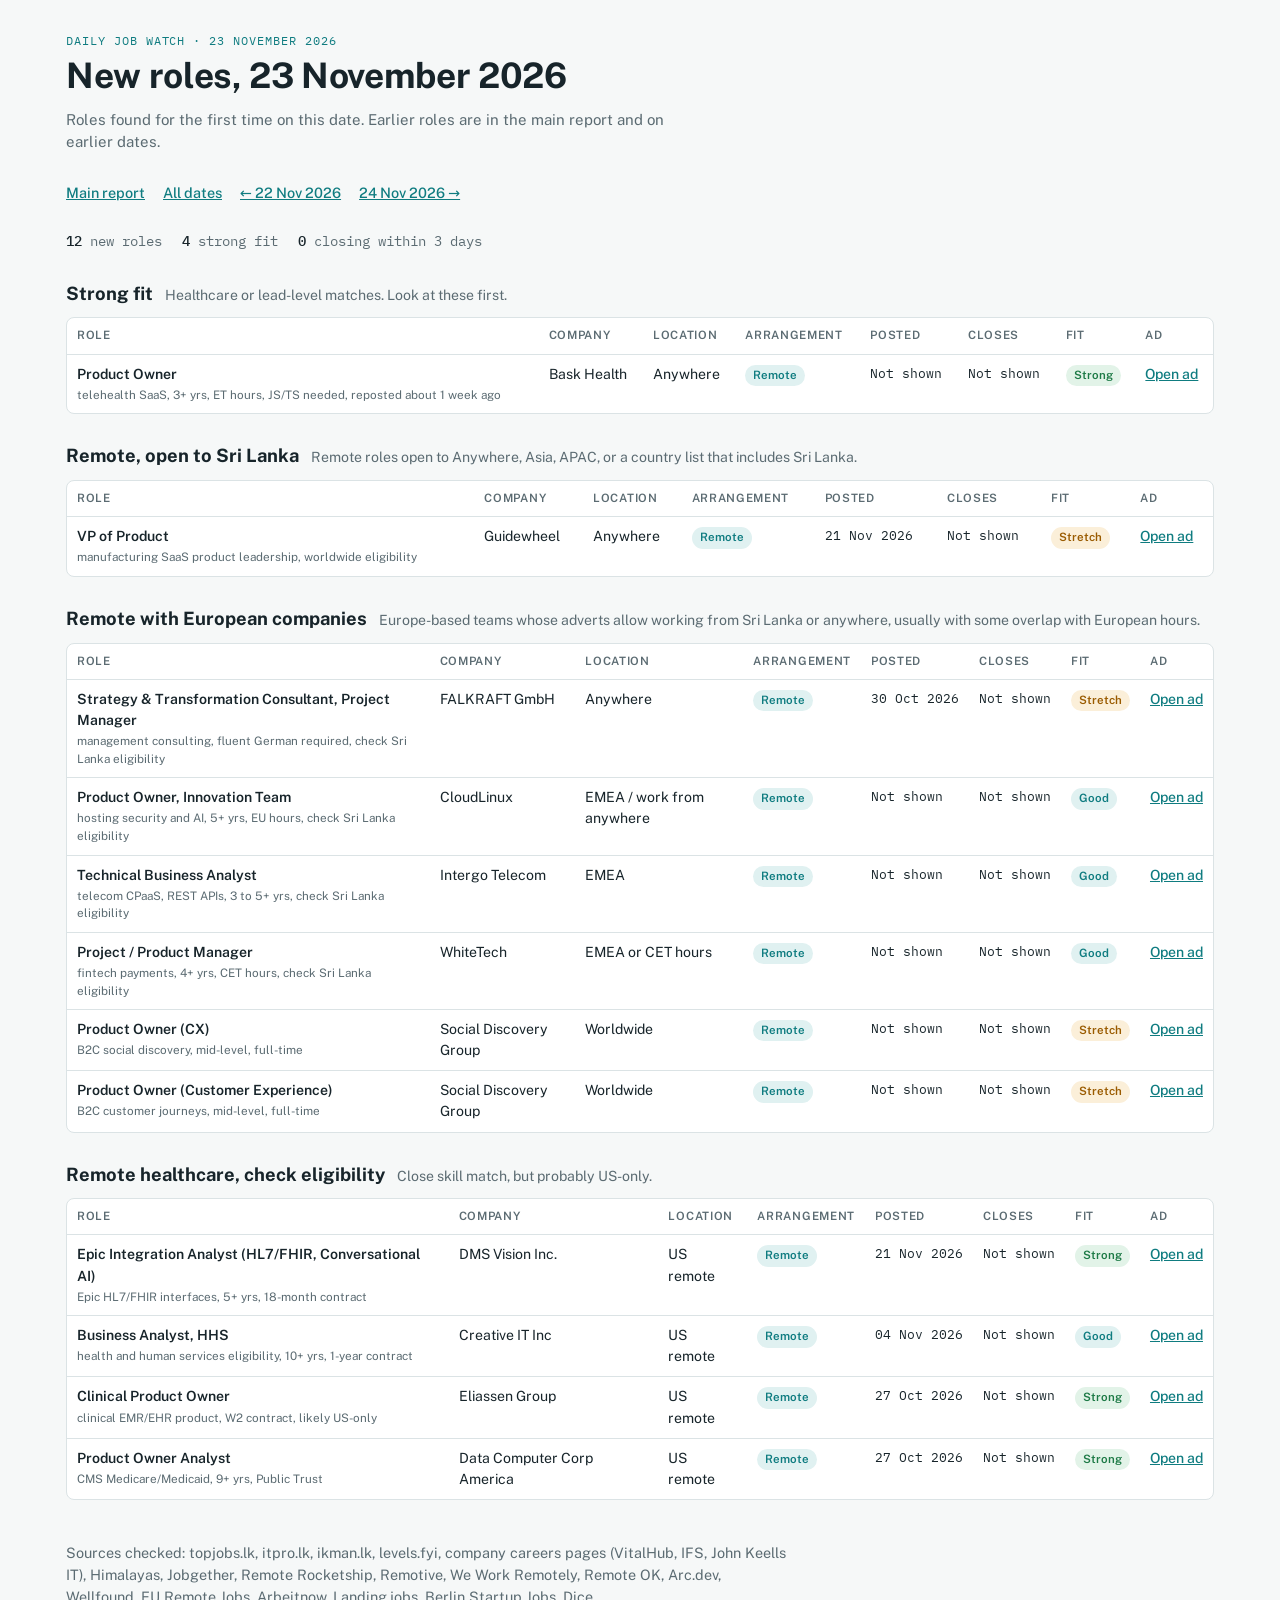
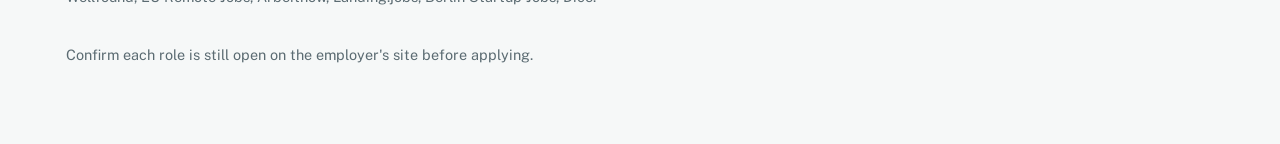
<file: daily/2026-11-23.html>
<!doctype html>
<html lang="en"><head><meta charset="utf-8">
<meta name="viewport" content="width=device-width,initial-scale=1,viewport-fit=cover">
<title>New Roles, 23 Nov 2026</title>
<link rel="preconnect" href="https://fonts.googleapis.com">
<link rel="stylesheet" href="https://fonts.googleapis.com/css2?family=Public+Sans:wght@400;500;600;700&family=IBM+Plex+Mono:wght@400;500&display=swap">
<style>
:root{box-sizing:border-box;padding-top:env(safe-area-inset-top,0px);padding-bottom:env(safe-area-inset-bottom,0px)}
body{margin:0} img{max-width:100%}
/* Layout: one working column; summary strip, filter bar, then grouped tables. Clinical teal accent. */
:root{
  --bg:#f6f8f8; --surface:#ffffff; --fg:#17242a; --muted:#5b6b72; --line:#dbe3e5;
  --accent:#0f7c80; --accent-soft:#e0f1f1;
  --good:#1d7a46; --good-soft:#e2f3e8; --warn:#9a5b00; --warn-soft:#fbefd9; --bad:#a3302b; --bad-soft:#f8e3e1;
  --display:"Public Sans",system-ui,sans-serif; --body:"Public Sans",system-ui,sans-serif; --mono:"IBM Plex Mono",ui-monospace,Menlo,monospace;
}
@media (prefers-color-scheme: dark){:root:not([data-theme="light"]){
  --bg:#0f1719; --surface:#162225; --fg:#e3ecee; --muted:#93a6ab; --line:#26363a;
  --accent:#4fc3c4; --accent-soft:#163a3c;
  --good:#6fd39a; --good-soft:#173527; --warn:#f0b85a; --warn-soft:#3a2c12; --bad:#f08b84; --bad-soft:#3d1d1b; color-scheme:dark}}
:root[data-theme="dark"]{
  --bg:#0f1719; --surface:#162225; --fg:#e3ecee; --muted:#93a6ab; --line:#26363a;
  --accent:#4fc3c4; --accent-soft:#163a3c;
  --good:#6fd39a; --good-soft:#173527; --warn:#f0b85a; --warn-soft:#3a2c12; --bad:#f08b84; --bad-soft:#3d1d1b; color-scheme:dark}
*{box-sizing:border-box}
body{background:var(--bg);color:var(--fg);font-family:var(--body);font-size:15px;line-height:1.5}
.wrap{max-width:1180px;margin:0 auto;padding-block:32px 64px;padding-left:max(16px,env(safe-area-inset-left,0px));padding-right:max(16px,env(safe-area-inset-right,0px));display:grid;gap:28px}
h1{font-family:var(--display);font-size:clamp(1.6rem,3vw,2.2rem);font-weight:700;margin:0;text-wrap:balance;letter-spacing:-.01em}
h2{font-family:var(--display);font-size:1.15rem;margin:0;text-wrap:balance}
.eyebrow{font-family:var(--mono);font-size:.75rem;letter-spacing:.08em;text-transform:uppercase;color:var(--accent)}
.lede{color:var(--muted);max-width:68ch;margin:6px 0 0}
.profile{display:grid;grid-template-columns:repeat(auto-fit,minmax(220px,1fr));gap:12px}
.chipcard{background:var(--surface);border:1px solid var(--line);border-radius:8px;padding:12px 14px;min-width:0}
.chipcard b{display:block;font-size:.72rem;letter-spacing:.06em;text-transform:uppercase;color:var(--muted);font-weight:600;margin-bottom:2px}
.stats{display:flex;flex-wrap:wrap;gap:8px 20px;font-family:var(--mono);font-size:.85rem;color:var(--muted)}
.stats span strong{color:var(--fg);font-weight:500}
.bar{display:flex;flex-wrap:wrap;gap:10px;align-items:center;position:sticky;top:env(safe-area-inset-top,0px);background:var(--bg);padding-block:10px;z-index:5;border-bottom:1px solid var(--line)}
body::before{content:"";position:fixed;inset:0 0 auto;height:env(safe-area-inset-top,0px);z-index:10;background:var(--bg)}
.seg{display:flex;flex-wrap:wrap;border:1px solid var(--line);border-radius:8px;overflow:hidden;background:var(--surface)}
.seg button{font:inherit;font-size:.85rem;border:0;background:none;color:var(--fg);padding:6px 12px;cursor:pointer;border-right:1px solid var(--line)}
.seg button:last-child{border-right:0}
.seg button[aria-pressed="true"]{background:var(--accent);color:var(--surface)}
.seg button:focus-visible,input:focus-visible,a:focus-visible{outline:2px solid var(--accent);outline-offset:2px}
input[type=search]{font:inherit;font-size:.9rem;padding:6px 10px;border:1px solid var(--line);border-radius:8px;background:var(--surface);color:var(--fg);flex:1 1 200px;min-width:0}
section{display:grid;gap:10px}
.sechead{display:flex;flex-wrap:wrap;align-items:baseline;gap:6px 12px}
.sechead p{margin:0;color:var(--muted);font-size:.88rem}
.tbl{overflow-x:auto;border:1px solid var(--line);border-radius:8px;background:var(--surface)}
table{border-collapse:collapse;width:100%;min-width:860px;font-size:.88rem}
th{text-align:left;font-size:.72rem;letter-spacing:.06em;text-transform:uppercase;color:var(--muted);font-weight:600;padding:9px 10px;border-bottom:1px solid var(--line);white-space:nowrap}
td{padding:9px 10px;border-bottom:1px solid var(--line);vertical-align:top}
tr:last-child td{border-bottom:0}
td.role{font-weight:600;min-width:200px}
td.role small{display:block;font-weight:400;color:var(--muted);margin-top:2px}
td.date{font-family:var(--mono);font-size:.8rem;white-space:nowrap;font-variant-numeric:tabular-nums}
.pill{display:inline-block;font-size:.72rem;font-weight:600;padding:2px 8px;border-radius:999px;white-space:nowrap}
.p-remote{background:var(--accent-soft);color:var(--accent)}
.p-hybrid{background:var(--good-soft);color:var(--good)}
.p-onsite{background:var(--line);color:var(--muted)}
.f-strong{background:var(--good-soft);color:var(--good)}
.f-good{background:var(--accent-soft);color:var(--accent)}
.f-stretch{background:var(--warn-soft);color:var(--warn)}
.soon{background:var(--bad-soft);color:var(--bad)}
.old{color:var(--warn)}
a{color:var(--accent)}
td a{font-weight:500;white-space:nowrap}
.applied{width:18px;height:18px;accent-color:var(--accent)}
tr.done td{opacity:.5}
.empty{padding:14px;color:var(--muted)}
.notes{display:grid;gap:8px;font-size:.9rem;color:var(--muted);max-width:80ch}
.notes ul{margin:0;padding-left:18px;display:grid;gap:4px}
@media (prefers-reduced-motion:reduce){*{transition:none!important}}

.nav{display:flex;flex-wrap:wrap;gap:8px 18px;font-size:.9rem}
.nav a{font-weight:500}
.daylist{display:grid;gap:8px;margin:0;padding:0;list-style:none}
.daylist li{background:var(--surface);border:1px solid var(--line);border-radius:8px;padding:12px 14px;display:flex;flex-wrap:wrap;gap:6px 16px;align-items:baseline}
.daylist .d{font-family:var(--mono);font-weight:500;min-width:120px}
.daylist .c{color:var(--muted);font-size:.88rem}
</style></head><body>
<div class="wrap"><header><div class="eyebrow">Daily job watch · 23 November 2026</div><h1>New roles, 23 November 2026</h1><p class="lede">Roles found for the first time on this date. Earlier roles are in the main report and on earlier dates.</p></header><nav class="nav" aria-label="Pages"><a href="../">Main report</a> <a href="./">All dates</a> <a href="2026-11-22.html">&larr; 22 Nov 2026</a> <a href="2026-11-24.html">24 Nov 2026 &rarr;</a></nav><div class="stats"><span><strong>12</strong> new roles</span><span><strong>4</strong> strong fit</span><span><strong>0</strong> closing within 3 days</span></div><section><div class="sechead"><h2>Strong fit</h2><p>Healthcare or lead-level matches. Look at these first.</p></div><div class="tbl"><table><thead><tr><th>Role</th><th>Company</th><th>Location</th><th>Arrangement</th><th>Posted</th><th>Closes</th><th>Fit</th><th>Ad</th></tr></thead><tbody><tr><td class="role">Product Owner<small>telehealth SaaS, 3+ yrs, ET hours, JS/TS needed, reposted about 1 week ago</small></td><td>Bask Health</td><td>Anywhere</td><td><span class="pill p-remote">Remote</span></td><td class="date">Not shown</td><td class="date">Not shown</td><td><span class="pill f-strong">Strong</span></td><td><a href="https://wellfound.com/jobs/4657089-product-owner" target="_blank" rel="noopener">Open ad</a></td></tr></tbody></table></div></section><section><div class="sechead"><h2>Remote, open to Sri Lanka</h2><p>Remote roles open to Anywhere, Asia, APAC, or a country list that includes Sri Lanka.</p></div><div class="tbl"><table><thead><tr><th>Role</th><th>Company</th><th>Location</th><th>Arrangement</th><th>Posted</th><th>Closes</th><th>Fit</th><th>Ad</th></tr></thead><tbody><tr><td class="role">VP of Product<small>manufacturing SaaS product leadership, worldwide eligibility</small></td><td>Guidewheel</td><td>Anywhere</td><td><span class="pill p-remote">Remote</span></td><td class="date">21 Nov 2026</td><td class="date">Not shown</td><td><span class="pill f-stretch">Stretch</span></td><td><a href="https://remotive.com/remote/jobs/product/vp-of-product-6687512" target="_blank" rel="noopener">Open ad</a></td></tr></tbody></table></div></section><section><div class="sechead"><h2>Remote with European companies</h2><p>Europe-based teams whose adverts allow working from Sri Lanka or anywhere, usually with some overlap with European hours.</p></div><div class="tbl"><table><thead><tr><th>Role</th><th>Company</th><th>Location</th><th>Arrangement</th><th>Posted</th><th>Closes</th><th>Fit</th><th>Ad</th></tr></thead><tbody><tr><td class="role">Strategy &amp; Transformation Consultant, Project Manager<small>management consulting, fluent German required, check Sri Lanka eligibility</small></td><td>FALKRAFT GmbH</td><td>Anywhere</td><td><span class="pill p-remote">Remote</span></td><td class="date">30 Oct 2026</td><td class="date">Not shown</td><td><span class="pill f-stretch">Stretch</span></td><td><a href="https://join.com/companies/falkraftcom/16942661-strategy-und-transformation-consultant-project-manager-m-w-d" target="_blank" rel="noopener">Open ad</a></td></tr><tr><td class="role">Product Owner, Innovation Team<small>hosting security and AI, 5+ yrs, EU hours, check Sri Lanka eligibility</small></td><td>CloudLinux</td><td>EMEA / work from anywhere</td><td><span class="pill p-remote">Remote</span></td><td class="date">Not shown</td><td class="date">Not shown</td><td><span class="pill f-good">Good</span></td><td><a href="https://euremotejobs.com/job/product-owner-innovation-team-remote-work/" target="_blank" rel="noopener">Open ad</a></td></tr><tr><td class="role">Technical Business Analyst<small>telecom CPaaS, REST APIs, 3 to 5+ yrs, check Sri Lanka eligibility</small></td><td>Intergo Telecom</td><td>EMEA</td><td><span class="pill p-remote">Remote</span></td><td class="date">Not shown</td><td class="date">Not shown</td><td><span class="pill f-good">Good</span></td><td><a href="https://euremotejobs.com/job/technical-business-analyst/" target="_blank" rel="noopener">Open ad</a></td></tr><tr><td class="role">Project / Product Manager<small>fintech payments, 4+ yrs, CET hours, check Sri Lanka eligibility</small></td><td>WhiteTech</td><td>EMEA or CET hours</td><td><span class="pill p-remote">Remote</span></td><td class="date">Not shown</td><td class="date">Not shown</td><td><span class="pill f-good">Good</span></td><td><a href="https://euremotejobs.com/job/project-product-manager/" target="_blank" rel="noopener">Open ad</a></td></tr><tr><td class="role">Product Owner (CX)<small>B2C social discovery, mid-level, full-time</small></td><td>Social Discovery Group</td><td>Worldwide</td><td><span class="pill p-remote">Remote</span></td><td class="date">Not shown</td><td class="date">Not shown</td><td><span class="pill f-stretch">Stretch</span></td><td><a href="https://euremotejobs.com/job/product-owner-cx/" target="_blank" rel="noopener">Open ad</a></td></tr><tr><td class="role">Product Owner (Customer Experience)<small>B2C customer journeys, mid-level, full-time</small></td><td>Social Discovery Group</td><td>Worldwide</td><td><span class="pill p-remote">Remote</span></td><td class="date">Not shown</td><td class="date">Not shown</td><td><span class="pill f-stretch">Stretch</span></td><td><a href="https://euremotejobs.com/job/product-owner-customer-experience/" target="_blank" rel="noopener">Open ad</a></td></tr></tbody></table></div></section><section><div class="sechead"><h2>Remote healthcare, check eligibility</h2><p>Close skill match, but probably US-only.</p></div><div class="tbl"><table><thead><tr><th>Role</th><th>Company</th><th>Location</th><th>Arrangement</th><th>Posted</th><th>Closes</th><th>Fit</th><th>Ad</th></tr></thead><tbody><tr><td class="role">Epic Integration Analyst (HL7/FHIR, Conversational AI)<small>Epic HL7/FHIR interfaces, 5+ yrs, 18-month contract</small></td><td>DMS Vision Inc.</td><td>US remote</td><td><span class="pill p-remote">Remote</span></td><td class="date">21 Nov 2026</td><td class="date">Not shown</td><td><span class="pill f-strong">Strong</span></td><td><a href="https://www.dice.com/job-detail/4c0563ff-f779-48a4-9e36-2864f161acd7" target="_blank" rel="noopener">Open ad</a></td></tr><tr><td class="role">Business Analyst, HHS<small>health and human services eligibility, 10+ yrs, 1-year contract</small></td><td>Creative IT Inc</td><td>US remote</td><td><span class="pill p-remote">Remote</span></td><td class="date">04 Nov 2026</td><td class="date">Not shown</td><td><span class="pill f-good">Good</span></td><td><a href="https://www.dice.com/job-detail/61ae3f27-11c5-47af-a43d-5022d8685b11" target="_blank" rel="noopener">Open ad</a></td></tr><tr><td class="role">Clinical Product Owner<small>clinical EMR/EHR product, W2 contract, likely US-only</small></td><td>Eliassen Group</td><td>US remote</td><td><span class="pill p-remote">Remote</span></td><td class="date">27 Oct 2026</td><td class="date">Not shown</td><td><span class="pill f-strong">Strong</span></td><td><a href="https://www.dice.com/job-detail/201be697-582d-4704-92ea-a56a246b11ef" target="_blank" rel="noopener">Open ad</a></td></tr><tr><td class="role">Product Owner Analyst<small>CMS Medicare/Medicaid, 9+ yrs, Public Trust</small></td><td>Data Computer Corp America</td><td>US remote</td><td><span class="pill p-remote">Remote</span></td><td class="date">27 Oct 2026</td><td class="date">Not shown</td><td><span class="pill f-strong">Strong</span></td><td><a href="https://www.dice.com/job-detail/0c19965d-b9a6-425d-9f9e-4f7271b8cc37" target="_blank" rel="noopener">Open ad</a></td></tr></tbody></table></div></section><div class="notes"><p>Sources checked: topjobs.lk, itpro.lk, ikman.lk, levels.fyi, company careers pages (VitalHub, IFS, John Keells IT), Himalayas, Jobgether, Remote Rocketship, Remotive, We Work Remotely, Remote OK, Arc.dev, Wellfound, EU Remote Jobs, Arbeitnow, Landing.jobs, Berlin Startup Jobs, Dice.</p><p>Confirm each role is still open on the employer's site before applying.</p></div></div></body></html>
</file>
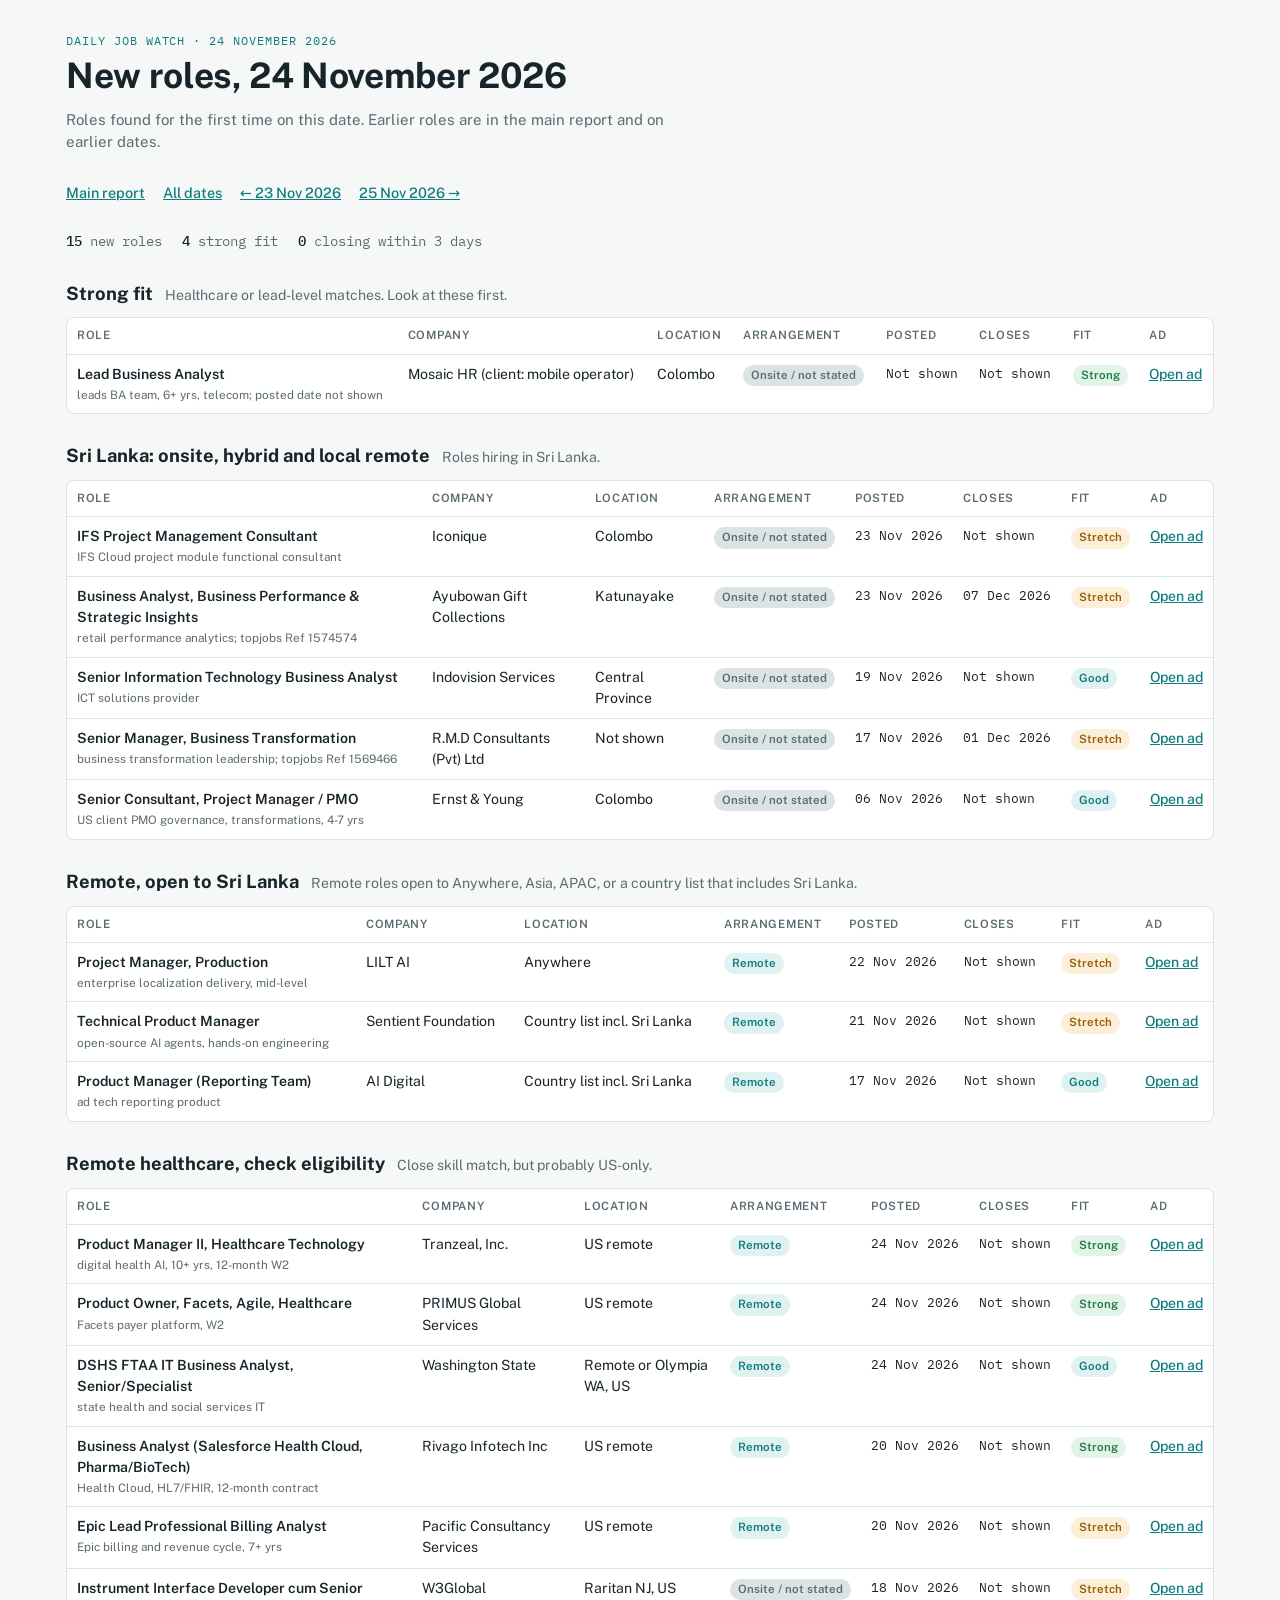
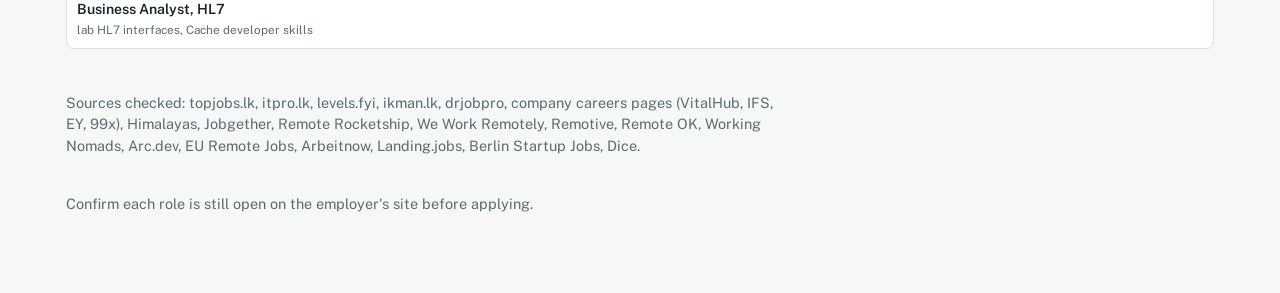
<file: daily/2026-11-24.html>
<!doctype html>
<html lang="en"><head><meta charset="utf-8">
<meta name="viewport" content="width=device-width,initial-scale=1,viewport-fit=cover">
<title>New Roles, 24 Nov 2026</title>
<link rel="preconnect" href="https://fonts.googleapis.com">
<link rel="stylesheet" href="https://fonts.googleapis.com/css2?family=Public+Sans:wght@400;500;600;700&family=IBM+Plex+Mono:wght@400;500&display=swap">
<style>
:root{box-sizing:border-box;padding-top:env(safe-area-inset-top,0px);padding-bottom:env(safe-area-inset-bottom,0px)}
body{margin:0} img{max-width:100%}
/* Layout: one working column; summary strip, filter bar, then grouped tables. Clinical teal accent. */
:root{
  --bg:#f6f8f8; --surface:#ffffff; --fg:#17242a; --muted:#5b6b72; --line:#dbe3e5;
  --accent:#0f7c80; --accent-soft:#e0f1f1;
  --good:#1d7a46; --good-soft:#e2f3e8; --warn:#9a5b00; --warn-soft:#fbefd9; --bad:#a3302b; --bad-soft:#f8e3e1;
  --display:"Public Sans",system-ui,sans-serif; --body:"Public Sans",system-ui,sans-serif; --mono:"IBM Plex Mono",ui-monospace,Menlo,monospace;
}
@media (prefers-color-scheme: dark){:root:not([data-theme="light"]){
  --bg:#0f1719; --surface:#162225; --fg:#e3ecee; --muted:#93a6ab; --line:#26363a;
  --accent:#4fc3c4; --accent-soft:#163a3c;
  --good:#6fd39a; --good-soft:#173527; --warn:#f0b85a; --warn-soft:#3a2c12; --bad:#f08b84; --bad-soft:#3d1d1b; color-scheme:dark}}
:root[data-theme="dark"]{
  --bg:#0f1719; --surface:#162225; --fg:#e3ecee; --muted:#93a6ab; --line:#26363a;
  --accent:#4fc3c4; --accent-soft:#163a3c;
  --good:#6fd39a; --good-soft:#173527; --warn:#f0b85a; --warn-soft:#3a2c12; --bad:#f08b84; --bad-soft:#3d1d1b; color-scheme:dark}
*{box-sizing:border-box}
body{background:var(--bg);color:var(--fg);font-family:var(--body);font-size:15px;line-height:1.5}
.wrap{max-width:1180px;margin:0 auto;padding-block:32px 64px;padding-left:max(16px,env(safe-area-inset-left,0px));padding-right:max(16px,env(safe-area-inset-right,0px));display:grid;gap:28px}
h1{font-family:var(--display);font-size:clamp(1.6rem,3vw,2.2rem);font-weight:700;margin:0;text-wrap:balance;letter-spacing:-.01em}
h2{font-family:var(--display);font-size:1.15rem;margin:0;text-wrap:balance}
.eyebrow{font-family:var(--mono);font-size:.75rem;letter-spacing:.08em;text-transform:uppercase;color:var(--accent)}
.lede{color:var(--muted);max-width:68ch;margin:6px 0 0}
.profile{display:grid;grid-template-columns:repeat(auto-fit,minmax(220px,1fr));gap:12px}
.chipcard{background:var(--surface);border:1px solid var(--line);border-radius:8px;padding:12px 14px;min-width:0}
.chipcard b{display:block;font-size:.72rem;letter-spacing:.06em;text-transform:uppercase;color:var(--muted);font-weight:600;margin-bottom:2px}
.stats{display:flex;flex-wrap:wrap;gap:8px 20px;font-family:var(--mono);font-size:.85rem;color:var(--muted)}
.stats span strong{color:var(--fg);font-weight:500}
.bar{display:flex;flex-wrap:wrap;gap:10px;align-items:center;position:sticky;top:env(safe-area-inset-top,0px);background:var(--bg);padding-block:10px;z-index:5;border-bottom:1px solid var(--line)}
body::before{content:"";position:fixed;inset:0 0 auto;height:env(safe-area-inset-top,0px);z-index:10;background:var(--bg)}
.seg{display:flex;flex-wrap:wrap;border:1px solid var(--line);border-radius:8px;overflow:hidden;background:var(--surface)}
.seg button{font:inherit;font-size:.85rem;border:0;background:none;color:var(--fg);padding:6px 12px;cursor:pointer;border-right:1px solid var(--line)}
.seg button:last-child{border-right:0}
.seg button[aria-pressed="true"]{background:var(--accent);color:var(--surface)}
.seg button:focus-visible,input:focus-visible,a:focus-visible{outline:2px solid var(--accent);outline-offset:2px}
input[type=search]{font:inherit;font-size:.9rem;padding:6px 10px;border:1px solid var(--line);border-radius:8px;background:var(--surface);color:var(--fg);flex:1 1 200px;min-width:0}
section{display:grid;gap:10px}
.sechead{display:flex;flex-wrap:wrap;align-items:baseline;gap:6px 12px}
.sechead p{margin:0;color:var(--muted);font-size:.88rem}
.tbl{overflow-x:auto;border:1px solid var(--line);border-radius:8px;background:var(--surface)}
table{border-collapse:collapse;width:100%;min-width:860px;font-size:.88rem}
th{text-align:left;font-size:.72rem;letter-spacing:.06em;text-transform:uppercase;color:var(--muted);font-weight:600;padding:9px 10px;border-bottom:1px solid var(--line);white-space:nowrap}
td{padding:9px 10px;border-bottom:1px solid var(--line);vertical-align:top}
tr:last-child td{border-bottom:0}
td.role{font-weight:600;min-width:200px}
td.role small{display:block;font-weight:400;color:var(--muted);margin-top:2px}
td.date{font-family:var(--mono);font-size:.8rem;white-space:nowrap;font-variant-numeric:tabular-nums}
.pill{display:inline-block;font-size:.72rem;font-weight:600;padding:2px 8px;border-radius:999px;white-space:nowrap}
.p-remote{background:var(--accent-soft);color:var(--accent)}
.p-hybrid{background:var(--good-soft);color:var(--good)}
.p-onsite{background:var(--line);color:var(--muted)}
.f-strong{background:var(--good-soft);color:var(--good)}
.f-good{background:var(--accent-soft);color:var(--accent)}
.f-stretch{background:var(--warn-soft);color:var(--warn)}
.soon{background:var(--bad-soft);color:var(--bad)}
.old{color:var(--warn)}
a{color:var(--accent)}
td a{font-weight:500;white-space:nowrap}
.applied{width:18px;height:18px;accent-color:var(--accent)}
tr.done td{opacity:.5}
.empty{padding:14px;color:var(--muted)}
.notes{display:grid;gap:8px;font-size:.9rem;color:var(--muted);max-width:80ch}
.notes ul{margin:0;padding-left:18px;display:grid;gap:4px}
@media (prefers-reduced-motion:reduce){*{transition:none!important}}

.nav{display:flex;flex-wrap:wrap;gap:8px 18px;font-size:.9rem}
.nav a{font-weight:500}
.daylist{display:grid;gap:8px;margin:0;padding:0;list-style:none}
.daylist li{background:var(--surface);border:1px solid var(--line);border-radius:8px;padding:12px 14px;display:flex;flex-wrap:wrap;gap:6px 16px;align-items:baseline}
.daylist .d{font-family:var(--mono);font-weight:500;min-width:120px}
.daylist .c{color:var(--muted);font-size:.88rem}
</style></head><body>
<div class="wrap"><header><div class="eyebrow">Daily job watch · 24 November 2026</div><h1>New roles, 24 November 2026</h1><p class="lede">Roles found for the first time on this date. Earlier roles are in the main report and on earlier dates.</p></header><nav class="nav" aria-label="Pages"><a href="../">Main report</a> <a href="./">All dates</a> <a href="2026-11-23.html">&larr; 23 Nov 2026</a> <a href="2026-11-25.html">25 Nov 2026 &rarr;</a></nav><div class="stats"><span><strong>15</strong> new roles</span><span><strong>4</strong> strong fit</span><span><strong>0</strong> closing within 3 days</span></div><section><div class="sechead"><h2>Strong fit</h2><p>Healthcare or lead-level matches. Look at these first.</p></div><div class="tbl"><table><thead><tr><th>Role</th><th>Company</th><th>Location</th><th>Arrangement</th><th>Posted</th><th>Closes</th><th>Fit</th><th>Ad</th></tr></thead><tbody><tr><td class="role">Lead Business Analyst<small>leads BA team, 6+ yrs, telecom; posted date not shown</small></td><td>Mosaic HR (client: mobile operator)</td><td>Colombo</td><td><span class="pill p-onsite">Onsite / not stated</span></td><td class="date">Not shown</td><td class="date">Not shown</td><td><span class="pill f-strong">Strong</span></td><td><a href="https://careers-page.com/mosiac-hr-private-limited/job/L9867776" target="_blank" rel="noopener">Open ad</a></td></tr></tbody></table></div></section><section><div class="sechead"><h2>Sri Lanka: onsite, hybrid and local remote</h2><p>Roles hiring in Sri Lanka.</p></div><div class="tbl"><table><thead><tr><th>Role</th><th>Company</th><th>Location</th><th>Arrangement</th><th>Posted</th><th>Closes</th><th>Fit</th><th>Ad</th></tr></thead><tbody><tr><td class="role">IFS Project Management Consultant<small>IFS Cloud project module functional consultant</small></td><td>Iconique</td><td>Colombo</td><td><span class="pill p-onsite">Onsite / not stated</span></td><td class="date">23 Nov 2026</td><td class="date">Not shown</td><td><span class="pill f-stretch">Stretch</span></td><td><a href="https://itpro.lk/job/15877/ifs-project-management-consultant-at-iconique/" target="_blank" rel="noopener">Open ad</a></td></tr><tr><td class="role">Business Analyst, Business Performance &amp; Strategic Insights<small>retail performance analytics; topjobs Ref 1574574</small></td><td>Ayubowan Gift Collections</td><td>Katunayake</td><td><span class="pill p-onsite">Onsite / not stated</span></td><td class="date">23 Nov 2026</td><td class="date">07 Dec 2026</td><td><span class="pill f-stretch">Stretch</span></td><td><a href="https://www.topjobs.lk/applicant/vacancybyfunctionalarea.jsp?FA=COM" target="_blank" rel="noopener">Open ad</a></td></tr><tr><td class="role">Senior Information Technology Business Analyst<small>ICT solutions provider</small></td><td>Indovision Services</td><td>Central Province</td><td><span class="pill p-onsite">Onsite / not stated</span></td><td class="date">19 Nov 2026</td><td class="date">Not shown</td><td><span class="pill f-good">Good</span></td><td><a href="https://www.levels.fyi/jobs?jobId=1lvubozo71fe0" target="_blank" rel="noopener">Open ad</a></td></tr><tr><td class="role">Senior Manager, Business Transformation<small>business transformation leadership; topjobs Ref 1569466</small></td><td>R.M.D Consultants (Pvt) Ltd</td><td>Not shown</td><td><span class="pill p-onsite">Onsite / not stated</span></td><td class="date">17 Nov 2026</td><td class="date">01 Dec 2026</td><td><span class="pill f-stretch">Stretch</span></td><td><a href="https://www.topjobs.lk/applicant/vacancybyfunctionalarea.jsp?FA=COM" target="_blank" rel="noopener">Open ad</a></td></tr><tr><td class="role">Senior Consultant, Project Manager / PMO<small>US client PMO governance, transformations, 4-7 yrs</small></td><td>Ernst &amp; Young</td><td>Colombo</td><td><span class="pill p-onsite">Onsite / not stated</span></td><td class="date">06 Nov 2026</td><td class="date">Not shown</td><td><span class="pill f-good">Good</span></td><td><a href="https://careers.ey.com/ey/job/Colombo-Senior-Consultant-Project-ManagerPMO/1443065433/" target="_blank" rel="noopener">Open ad</a></td></tr></tbody></table></div></section><section><div class="sechead"><h2>Remote, open to Sri Lanka</h2><p>Remote roles open to Anywhere, Asia, APAC, or a country list that includes Sri Lanka.</p></div><div class="tbl"><table><thead><tr><th>Role</th><th>Company</th><th>Location</th><th>Arrangement</th><th>Posted</th><th>Closes</th><th>Fit</th><th>Ad</th></tr></thead><tbody><tr><td class="role">Project Manager, Production<small>enterprise localization delivery, mid-level</small></td><td>LILT AI</td><td>Anywhere</td><td><span class="pill p-remote">Remote</span></td><td class="date">22 Nov 2026</td><td class="date">Not shown</td><td><span class="pill f-stretch">Stretch</span></td><td><a href="https://jobs.ashbyhq.com/lilt-production/425d28d3-2748-4f08-b79d-53cdc2a9d4b7" target="_blank" rel="noopener">Open ad</a></td></tr><tr><td class="role">Technical Product Manager<small>open-source AI agents, hands-on engineering</small></td><td>Sentient Foundation</td><td>Country list incl. Sri Lanka</td><td><span class="pill p-remote">Remote</span></td><td class="date">21 Nov 2026</td><td class="date">Not shown</td><td><span class="pill f-stretch">Stretch</span></td><td><a href="https://jobgether.com/offer/6b01c77f1870ab7f4cb0cecf-technical-product-manager" target="_blank" rel="noopener">Open ad</a></td></tr><tr><td class="role">Product Manager (Reporting Team)<small>ad tech reporting product</small></td><td>AI Digital</td><td>Country list incl. Sri Lanka</td><td><span class="pill p-remote">Remote</span></td><td class="date">17 Nov 2026</td><td class="date">Not shown</td><td><span class="pill f-good">Good</span></td><td><a href="https://jobgether.com/offer/6afce3c38acd9c1f9b21d6e9-product-manager-reporting-team" target="_blank" rel="noopener">Open ad</a></td></tr></tbody></table></div></section><section><div class="sechead"><h2>Remote healthcare, check eligibility</h2><p>Close skill match, but probably US-only.</p></div><div class="tbl"><table><thead><tr><th>Role</th><th>Company</th><th>Location</th><th>Arrangement</th><th>Posted</th><th>Closes</th><th>Fit</th><th>Ad</th></tr></thead><tbody><tr><td class="role">Product Manager II, Healthcare Technology<small>digital health AI, 10+ yrs, 12-month W2</small></td><td>Tranzeal, Inc.</td><td>US remote</td><td><span class="pill p-remote">Remote</span></td><td class="date">24 Nov 2026</td><td class="date">Not shown</td><td><span class="pill f-strong">Strong</span></td><td><a href="https://www.dice.com/job-detail/d550f355-8f39-4f80-8ca8-8c9994c494c3" target="_blank" rel="noopener">Open ad</a></td></tr><tr><td class="role">Product Owner, Facets, Agile, Healthcare<small>Facets payer platform, W2</small></td><td>PRIMUS Global Services</td><td>US remote</td><td><span class="pill p-remote">Remote</span></td><td class="date">24 Nov 2026</td><td class="date">Not shown</td><td><span class="pill f-strong">Strong</span></td><td><a href="https://www.dice.com/job-detail/7671f484-c9d7-47c0-a2cb-2c0cfa30aa9f" target="_blank" rel="noopener">Open ad</a></td></tr><tr><td class="role">DSHS FTAA IT Business Analyst, Senior/Specialist<small>state health and social services IT</small></td><td>Washington State</td><td>Remote or Olympia WA, US</td><td><span class="pill p-remote">Remote</span></td><td class="date">24 Nov 2026</td><td class="date">Not shown</td><td><span class="pill f-good">Good</span></td><td><a href="https://www.dice.com/job-detail/aa67ad75-96b9-4f64-ae7d-1ef71a8e6fd7" target="_blank" rel="noopener">Open ad</a></td></tr><tr><td class="role">Business Analyst (Salesforce Health Cloud, Pharma/BioTech)<small>Health Cloud, HL7/FHIR, 12-month contract</small></td><td>Rivago Infotech Inc</td><td>US remote</td><td><span class="pill p-remote">Remote</span></td><td class="date">20 Nov 2026</td><td class="date">Not shown</td><td><span class="pill f-strong">Strong</span></td><td><a href="https://www.dice.com/job-detail/c7757265-fc4f-4e43-a668-35b50cd3126a" target="_blank" rel="noopener">Open ad</a></td></tr><tr><td class="role">Epic Lead Professional Billing Analyst<small>Epic billing and revenue cycle, 7+ yrs</small></td><td>Pacific Consultancy Services</td><td>US remote</td><td><span class="pill p-remote">Remote</span></td><td class="date">20 Nov 2026</td><td class="date">Not shown</td><td><span class="pill f-stretch">Stretch</span></td><td><a href="https://www.dice.com/job-detail/36cf748a-9da4-4052-a4da-3d560f20efdb" target="_blank" rel="noopener">Open ad</a></td></tr><tr><td class="role">Instrument Interface Developer cum Senior Business Analyst, HL7<small>lab HL7 interfaces, Cache developer skills</small></td><td>W3Global</td><td>Raritan NJ, US</td><td><span class="pill p-onsite">Onsite / not stated</span></td><td class="date">18 Nov 2026</td><td class="date">Not shown</td><td><span class="pill f-stretch">Stretch</span></td><td><a href="https://www.dice.com/job-detail/3ee38e85-968f-40f5-8545-a9bf35dd0234" target="_blank" rel="noopener">Open ad</a></td></tr></tbody></table></div></section><div class="notes"><p>Sources checked: topjobs.lk, itpro.lk, levels.fyi, ikman.lk, drjobpro, company careers pages (VitalHub, IFS, EY, 99x), Himalayas, Jobgether, Remote Rocketship, We Work Remotely, Remotive, Remote OK, Working Nomads, Arc.dev, EU Remote Jobs, Arbeitnow, Landing.jobs, Berlin Startup Jobs, Dice.</p><p>Confirm each role is still open on the employer's site before applying.</p></div></div></body></html>
</file>
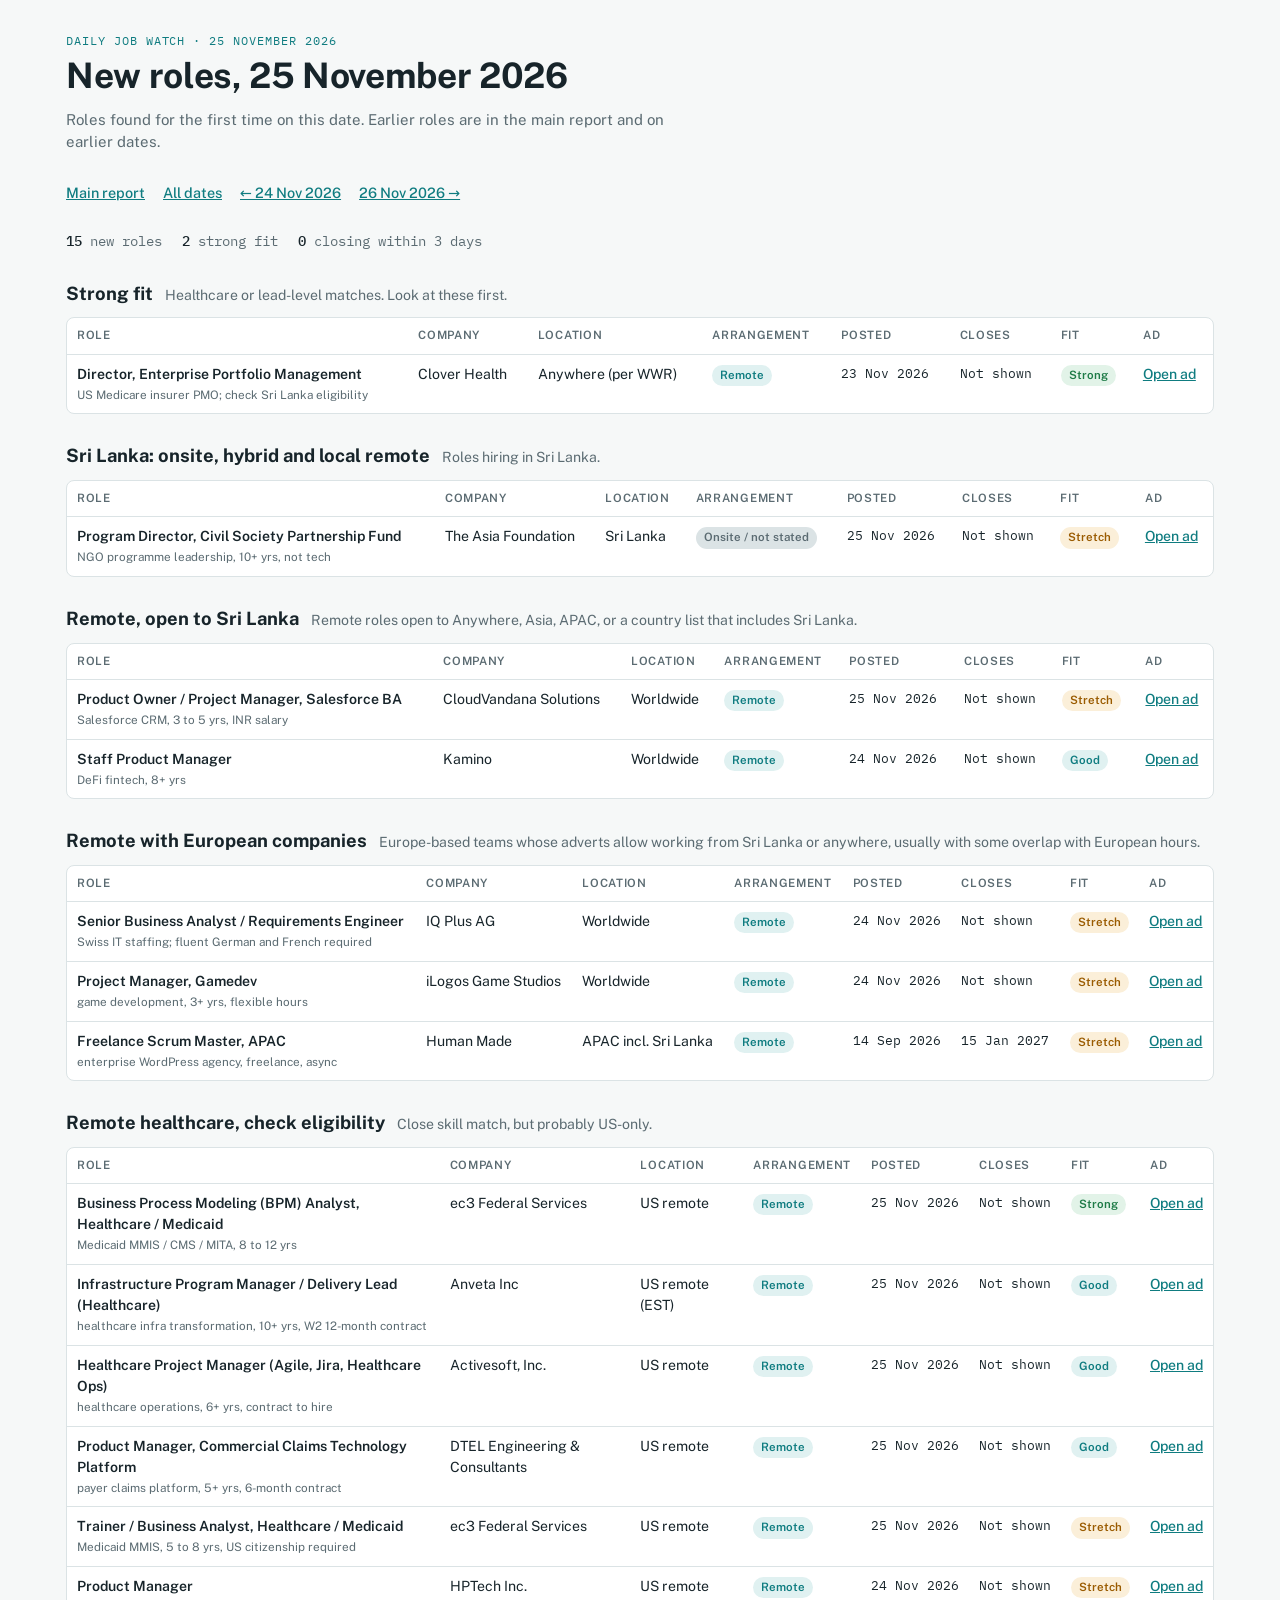
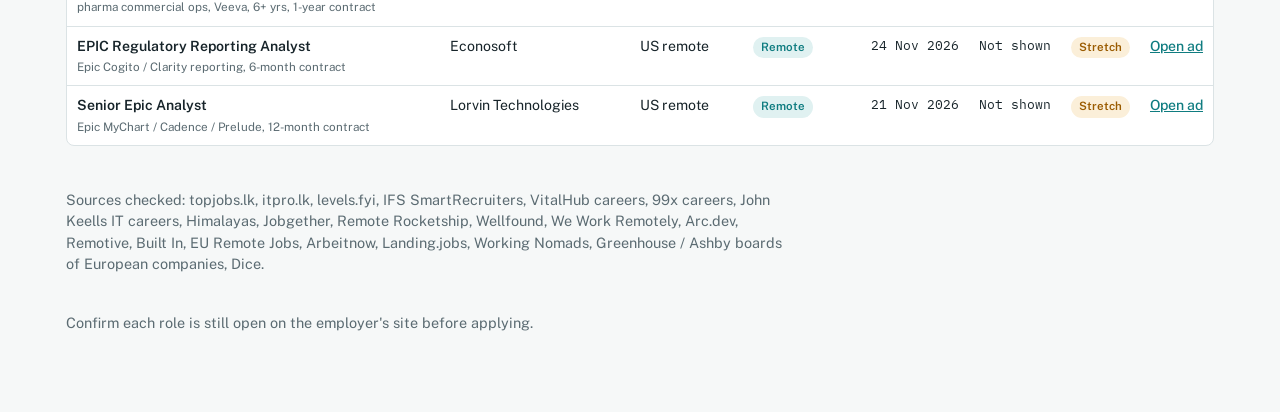
<file: daily/2026-11-25.html>
<!doctype html>
<html lang="en"><head><meta charset="utf-8">
<meta name="viewport" content="width=device-width,initial-scale=1,viewport-fit=cover">
<title>New Roles, 25 Nov 2026</title>
<link rel="preconnect" href="https://fonts.googleapis.com">
<link rel="stylesheet" href="https://fonts.googleapis.com/css2?family=Public+Sans:wght@400;500;600;700&family=IBM+Plex+Mono:wght@400;500&display=swap">
<style>
:root{box-sizing:border-box;padding-top:env(safe-area-inset-top,0px);padding-bottom:env(safe-area-inset-bottom,0px)}
body{margin:0} img{max-width:100%}
/* Layout: one working column; summary strip, filter bar, then grouped tables. Clinical teal accent. */
:root{
  --bg:#f6f8f8; --surface:#ffffff; --fg:#17242a; --muted:#5b6b72; --line:#dbe3e5;
  --accent:#0f7c80; --accent-soft:#e0f1f1;
  --good:#1d7a46; --good-soft:#e2f3e8; --warn:#9a5b00; --warn-soft:#fbefd9; --bad:#a3302b; --bad-soft:#f8e3e1;
  --display:"Public Sans",system-ui,sans-serif; --body:"Public Sans",system-ui,sans-serif; --mono:"IBM Plex Mono",ui-monospace,Menlo,monospace;
}
@media (prefers-color-scheme: dark){:root:not([data-theme="light"]){
  --bg:#0f1719; --surface:#162225; --fg:#e3ecee; --muted:#93a6ab; --line:#26363a;
  --accent:#4fc3c4; --accent-soft:#163a3c;
  --good:#6fd39a; --good-soft:#173527; --warn:#f0b85a; --warn-soft:#3a2c12; --bad:#f08b84; --bad-soft:#3d1d1b; color-scheme:dark}}
:root[data-theme="dark"]{
  --bg:#0f1719; --surface:#162225; --fg:#e3ecee; --muted:#93a6ab; --line:#26363a;
  --accent:#4fc3c4; --accent-soft:#163a3c;
  --good:#6fd39a; --good-soft:#173527; --warn:#f0b85a; --warn-soft:#3a2c12; --bad:#f08b84; --bad-soft:#3d1d1b; color-scheme:dark}
*{box-sizing:border-box}
body{background:var(--bg);color:var(--fg);font-family:var(--body);font-size:15px;line-height:1.5}
.wrap{max-width:1180px;margin:0 auto;padding-block:32px 64px;padding-left:max(16px,env(safe-area-inset-left,0px));padding-right:max(16px,env(safe-area-inset-right,0px));display:grid;gap:28px}
h1{font-family:var(--display);font-size:clamp(1.6rem,3vw,2.2rem);font-weight:700;margin:0;text-wrap:balance;letter-spacing:-.01em}
h2{font-family:var(--display);font-size:1.15rem;margin:0;text-wrap:balance}
.eyebrow{font-family:var(--mono);font-size:.75rem;letter-spacing:.08em;text-transform:uppercase;color:var(--accent)}
.lede{color:var(--muted);max-width:68ch;margin:6px 0 0}
.profile{display:grid;grid-template-columns:repeat(auto-fit,minmax(220px,1fr));gap:12px}
.chipcard{background:var(--surface);border:1px solid var(--line);border-radius:8px;padding:12px 14px;min-width:0}
.chipcard b{display:block;font-size:.72rem;letter-spacing:.06em;text-transform:uppercase;color:var(--muted);font-weight:600;margin-bottom:2px}
.stats{display:flex;flex-wrap:wrap;gap:8px 20px;font-family:var(--mono);font-size:.85rem;color:var(--muted)}
.stats span strong{color:var(--fg);font-weight:500}
.bar{display:flex;flex-wrap:wrap;gap:10px;align-items:center;position:sticky;top:env(safe-area-inset-top,0px);background:var(--bg);padding-block:10px;z-index:5;border-bottom:1px solid var(--line)}
body::before{content:"";position:fixed;inset:0 0 auto;height:env(safe-area-inset-top,0px);z-index:10;background:var(--bg)}
.seg{display:flex;flex-wrap:wrap;border:1px solid var(--line);border-radius:8px;overflow:hidden;background:var(--surface)}
.seg button{font:inherit;font-size:.85rem;border:0;background:none;color:var(--fg);padding:6px 12px;cursor:pointer;border-right:1px solid var(--line)}
.seg button:last-child{border-right:0}
.seg button[aria-pressed="true"]{background:var(--accent);color:var(--surface)}
.seg button:focus-visible,input:focus-visible,a:focus-visible{outline:2px solid var(--accent);outline-offset:2px}
input[type=search]{font:inherit;font-size:.9rem;padding:6px 10px;border:1px solid var(--line);border-radius:8px;background:var(--surface);color:var(--fg);flex:1 1 200px;min-width:0}
section{display:grid;gap:10px}
.sechead{display:flex;flex-wrap:wrap;align-items:baseline;gap:6px 12px}
.sechead p{margin:0;color:var(--muted);font-size:.88rem}
.tbl{overflow-x:auto;border:1px solid var(--line);border-radius:8px;background:var(--surface)}
table{border-collapse:collapse;width:100%;min-width:860px;font-size:.88rem}
th{text-align:left;font-size:.72rem;letter-spacing:.06em;text-transform:uppercase;color:var(--muted);font-weight:600;padding:9px 10px;border-bottom:1px solid var(--line);white-space:nowrap}
td{padding:9px 10px;border-bottom:1px solid var(--line);vertical-align:top}
tr:last-child td{border-bottom:0}
td.role{font-weight:600;min-width:200px}
td.role small{display:block;font-weight:400;color:var(--muted);margin-top:2px}
td.date{font-family:var(--mono);font-size:.8rem;white-space:nowrap;font-variant-numeric:tabular-nums}
.pill{display:inline-block;font-size:.72rem;font-weight:600;padding:2px 8px;border-radius:999px;white-space:nowrap}
.p-remote{background:var(--accent-soft);color:var(--accent)}
.p-hybrid{background:var(--good-soft);color:var(--good)}
.p-onsite{background:var(--line);color:var(--muted)}
.f-strong{background:var(--good-soft);color:var(--good)}
.f-good{background:var(--accent-soft);color:var(--accent)}
.f-stretch{background:var(--warn-soft);color:var(--warn)}
.soon{background:var(--bad-soft);color:var(--bad)}
.old{color:var(--warn)}
a{color:var(--accent)}
td a{font-weight:500;white-space:nowrap}
.applied{width:18px;height:18px;accent-color:var(--accent)}
tr.done td{opacity:.5}
.empty{padding:14px;color:var(--muted)}
.notes{display:grid;gap:8px;font-size:.9rem;color:var(--muted);max-width:80ch}
.notes ul{margin:0;padding-left:18px;display:grid;gap:4px}
@media (prefers-reduced-motion:reduce){*{transition:none!important}}

.nav{display:flex;flex-wrap:wrap;gap:8px 18px;font-size:.9rem}
.nav a{font-weight:500}
.daylist{display:grid;gap:8px;margin:0;padding:0;list-style:none}
.daylist li{background:var(--surface);border:1px solid var(--line);border-radius:8px;padding:12px 14px;display:flex;flex-wrap:wrap;gap:6px 16px;align-items:baseline}
.daylist .d{font-family:var(--mono);font-weight:500;min-width:120px}
.daylist .c{color:var(--muted);font-size:.88rem}
</style></head><body>
<div class="wrap"><header><div class="eyebrow">Daily job watch · 25 November 2026</div><h1>New roles, 25 November 2026</h1><p class="lede">Roles found for the first time on this date. Earlier roles are in the main report and on earlier dates.</p></header><nav class="nav" aria-label="Pages"><a href="../">Main report</a> <a href="./">All dates</a> <a href="2026-11-24.html">&larr; 24 Nov 2026</a> <a href="2026-11-26.html">26 Nov 2026 &rarr;</a></nav><div class="stats"><span><strong>15</strong> new roles</span><span><strong>2</strong> strong fit</span><span><strong>0</strong> closing within 3 days</span></div><section><div class="sechead"><h2>Strong fit</h2><p>Healthcare or lead-level matches. Look at these first.</p></div><div class="tbl"><table><thead><tr><th>Role</th><th>Company</th><th>Location</th><th>Arrangement</th><th>Posted</th><th>Closes</th><th>Fit</th><th>Ad</th></tr></thead><tbody><tr><td class="role">Director, Enterprise Portfolio Management<small>US Medicare insurer PMO; check Sri Lanka eligibility</small></td><td>Clover Health</td><td>Anywhere (per WWR)</td><td><span class="pill p-remote">Remote</span></td><td class="date">23 Nov 2026</td><td class="date">Not shown</td><td><span class="pill f-strong">Strong</span></td><td><a href="https://weworkremotely.com/remote-jobs/clover-health-director-enterprise-portfolio-management" target="_blank" rel="noopener">Open ad</a></td></tr></tbody></table></div></section><section><div class="sechead"><h2>Sri Lanka: onsite, hybrid and local remote</h2><p>Roles hiring in Sri Lanka.</p></div><div class="tbl"><table><thead><tr><th>Role</th><th>Company</th><th>Location</th><th>Arrangement</th><th>Posted</th><th>Closes</th><th>Fit</th><th>Ad</th></tr></thead><tbody><tr><td class="role">Program Director, Civil Society Partnership Fund<small>NGO programme leadership, 10+ yrs, not tech</small></td><td>The Asia Foundation</td><td>Sri Lanka</td><td><span class="pill p-onsite">Onsite / not stated</span></td><td class="date">25 Nov 2026</td><td class="date">Not shown</td><td><span class="pill f-stretch">Stretch</span></td><td><a href="https://jobgether.com/offer/6b0559751870ab7f4cbf0106-program-director---civil-society-partnership-fund" target="_blank" rel="noopener">Open ad</a></td></tr></tbody></table></div></section><section><div class="sechead"><h2>Remote, open to Sri Lanka</h2><p>Remote roles open to Anywhere, Asia, APAC, or a country list that includes Sri Lanka.</p></div><div class="tbl"><table><thead><tr><th>Role</th><th>Company</th><th>Location</th><th>Arrangement</th><th>Posted</th><th>Closes</th><th>Fit</th><th>Ad</th></tr></thead><tbody><tr><td class="role">Product Owner / Project Manager, Salesforce BA<small>Salesforce CRM, 3 to 5 yrs, INR salary</small></td><td>CloudVandana Solutions</td><td>Worldwide</td><td><span class="pill p-remote">Remote</span></td><td class="date">25 Nov 2026</td><td class="date">Not shown</td><td><span class="pill f-stretch">Stretch</span></td><td><a href="https://wellfound.com/jobs/4509100-project-manager-business-analyst" target="_blank" rel="noopener">Open ad</a></td></tr><tr><td class="role">Staff Product Manager<small>DeFi fintech, 8+ yrs</small></td><td>Kamino</td><td>Worldwide</td><td><span class="pill p-remote">Remote</span></td><td class="date">24 Nov 2026</td><td class="date">Not shown</td><td><span class="pill f-good">Good</span></td><td><a href="https://remoterocketship.com/publicjobs/company/kamino/jobs/staff-product-manager-worldwide-remote/" target="_blank" rel="noopener">Open ad</a></td></tr></tbody></table></div></section><section><div class="sechead"><h2>Remote with European companies</h2><p>Europe-based teams whose adverts allow working from Sri Lanka or anywhere, usually with some overlap with European hours.</p></div><div class="tbl"><table><thead><tr><th>Role</th><th>Company</th><th>Location</th><th>Arrangement</th><th>Posted</th><th>Closes</th><th>Fit</th><th>Ad</th></tr></thead><tbody><tr><td class="role">Senior Business Analyst / Requirements Engineer<small>Swiss IT staffing; fluent German and French required</small></td><td>IQ Plus AG</td><td>Worldwide</td><td><span class="pill p-remote">Remote</span></td><td class="date">24 Nov 2026</td><td class="date">Not shown</td><td><span class="pill f-stretch">Stretch</span></td><td><a href="https://remoterocketship.com/publicjobs/company/iqplus-ch/jobs/senior-business-analyst-requirements-engineer-worldwide-remote/" target="_blank" rel="noopener">Open ad</a></td></tr><tr><td class="role">Project Manager, Gamedev<small>game development, 3+ yrs, flexible hours</small></td><td>iLogos Game Studios</td><td>Worldwide</td><td><span class="pill p-remote">Remote</span></td><td class="date">24 Nov 2026</td><td class="date">Not shown</td><td><span class="pill f-stretch">Stretch</span></td><td><a href="https://remoterocketship.com/publicjobs/company/careers-ilogos-biz/jobs/project-manager-gamedev-worldwide-remote/" target="_blank" rel="noopener">Open ad</a></td></tr><tr><td class="role">Freelance Scrum Master, APAC<small>enterprise WordPress agency, freelance, async</small></td><td>Human Made</td><td>APAC incl. Sri Lanka</td><td><span class="pill p-remote">Remote</span></td><td class="date">14 Sep 2026</td><td class="date">15 Jan 2027</td><td><span class="pill f-stretch">Stretch</span></td><td><a href="https://himalayas.app/companies/human-made/jobs/freelance-scrum-master-apac" target="_blank" rel="noopener">Open ad</a></td></tr></tbody></table></div></section><section><div class="sechead"><h2>Remote healthcare, check eligibility</h2><p>Close skill match, but probably US-only.</p></div><div class="tbl"><table><thead><tr><th>Role</th><th>Company</th><th>Location</th><th>Arrangement</th><th>Posted</th><th>Closes</th><th>Fit</th><th>Ad</th></tr></thead><tbody><tr><td class="role">Business Process Modeling (BPM) Analyst, Healthcare / Medicaid<small>Medicaid MMIS / CMS / MITA, 8 to 12 yrs</small></td><td>ec3 Federal Services</td><td>US remote</td><td><span class="pill p-remote">Remote</span></td><td class="date">25 Nov 2026</td><td class="date">Not shown</td><td><span class="pill f-strong">Strong</span></td><td><a href="https://www.dice.com/job-detail/ebe8c17c-aa39-4868-8ded-e5609cf3a893" target="_blank" rel="noopener">Open ad</a></td></tr><tr><td class="role">Infrastructure Program Manager / Delivery Lead (Healthcare)<small>healthcare infra transformation, 10+ yrs, W2 12-month contract</small></td><td>Anveta Inc</td><td>US remote (EST)</td><td><span class="pill p-remote">Remote</span></td><td class="date">25 Nov 2026</td><td class="date">Not shown</td><td><span class="pill f-good">Good</span></td><td><a href="https://www.dice.com/job-detail/00f5d107-8cbe-415f-a071-b34103294965" target="_blank" rel="noopener">Open ad</a></td></tr><tr><td class="role">Healthcare Project Manager (Agile, Jira, Healthcare Ops)<small>healthcare operations, 6+ yrs, contract to hire</small></td><td>Activesoft, Inc.</td><td>US remote</td><td><span class="pill p-remote">Remote</span></td><td class="date">25 Nov 2026</td><td class="date">Not shown</td><td><span class="pill f-good">Good</span></td><td><a href="https://www.dice.com/job-detail/a49e6b21-7f36-4dc3-bd2d-eee74317e180" target="_blank" rel="noopener">Open ad</a></td></tr><tr><td class="role">Product Manager, Commercial Claims Technology Platform<small>payer claims platform, 5+ yrs, 6-month contract</small></td><td>DTEL Engineering &amp; Consultants</td><td>US remote</td><td><span class="pill p-remote">Remote</span></td><td class="date">25 Nov 2026</td><td class="date">Not shown</td><td><span class="pill f-good">Good</span></td><td><a href="https://www.dice.com/job-detail/a4fb3557-53ec-491a-b3c3-c66860de15b3" target="_blank" rel="noopener">Open ad</a></td></tr><tr><td class="role">Trainer / Business Analyst, Healthcare / Medicaid<small>Medicaid MMIS, 5 to 8 yrs, US citizenship required</small></td><td>ec3 Federal Services</td><td>US remote</td><td><span class="pill p-remote">Remote</span></td><td class="date">25 Nov 2026</td><td class="date">Not shown</td><td><span class="pill f-stretch">Stretch</span></td><td><a href="https://www.dice.com/job-detail/a32542cf-029c-49a1-80b7-258f471195f2" target="_blank" rel="noopener">Open ad</a></td></tr><tr><td class="role">Product Manager<small>pharma commercial ops, Veeva, 6+ yrs, 1-year contract</small></td><td>HPTech Inc.</td><td>US remote</td><td><span class="pill p-remote">Remote</span></td><td class="date">24 Nov 2026</td><td class="date">Not shown</td><td><span class="pill f-stretch">Stretch</span></td><td><a href="https://www.dice.com/job-detail/24ced1cd-0968-4c5b-9076-be40212400f6" target="_blank" rel="noopener">Open ad</a></td></tr><tr><td class="role">EPIC Regulatory Reporting Analyst<small>Epic Cogito / Clarity reporting, 6-month contract</small></td><td>Econosoft</td><td>US remote</td><td><span class="pill p-remote">Remote</span></td><td class="date">24 Nov 2026</td><td class="date">Not shown</td><td><span class="pill f-stretch">Stretch</span></td><td><a href="https://www.dice.com/job-detail/e205449e-8ef8-47e4-9d0e-4899a5c5e8ab" target="_blank" rel="noopener">Open ad</a></td></tr><tr><td class="role">Senior Epic Analyst<small>Epic MyChart / Cadence / Prelude, 12-month contract</small></td><td>Lorvin Technologies</td><td>US remote</td><td><span class="pill p-remote">Remote</span></td><td class="date">21 Nov 2026</td><td class="date">Not shown</td><td><span class="pill f-stretch">Stretch</span></td><td><a href="https://www.dice.com/job-detail/9a311608-2176-4651-a339-cb60999f64dc" target="_blank" rel="noopener">Open ad</a></td></tr></tbody></table></div></section><div class="notes"><p>Sources checked: topjobs.lk, itpro.lk, levels.fyi, IFS SmartRecruiters, VitalHub careers, 99x careers, John Keells IT careers, Himalayas, Jobgether, Remote Rocketship, Wellfound, We Work Remotely, Arc.dev, Remotive, Built In, EU Remote Jobs, Arbeitnow, Landing.jobs, Working Nomads, Greenhouse / Ashby boards of European companies, Dice.</p><p>Confirm each role is still open on the employer's site before applying.</p></div></div></body></html>
</file>
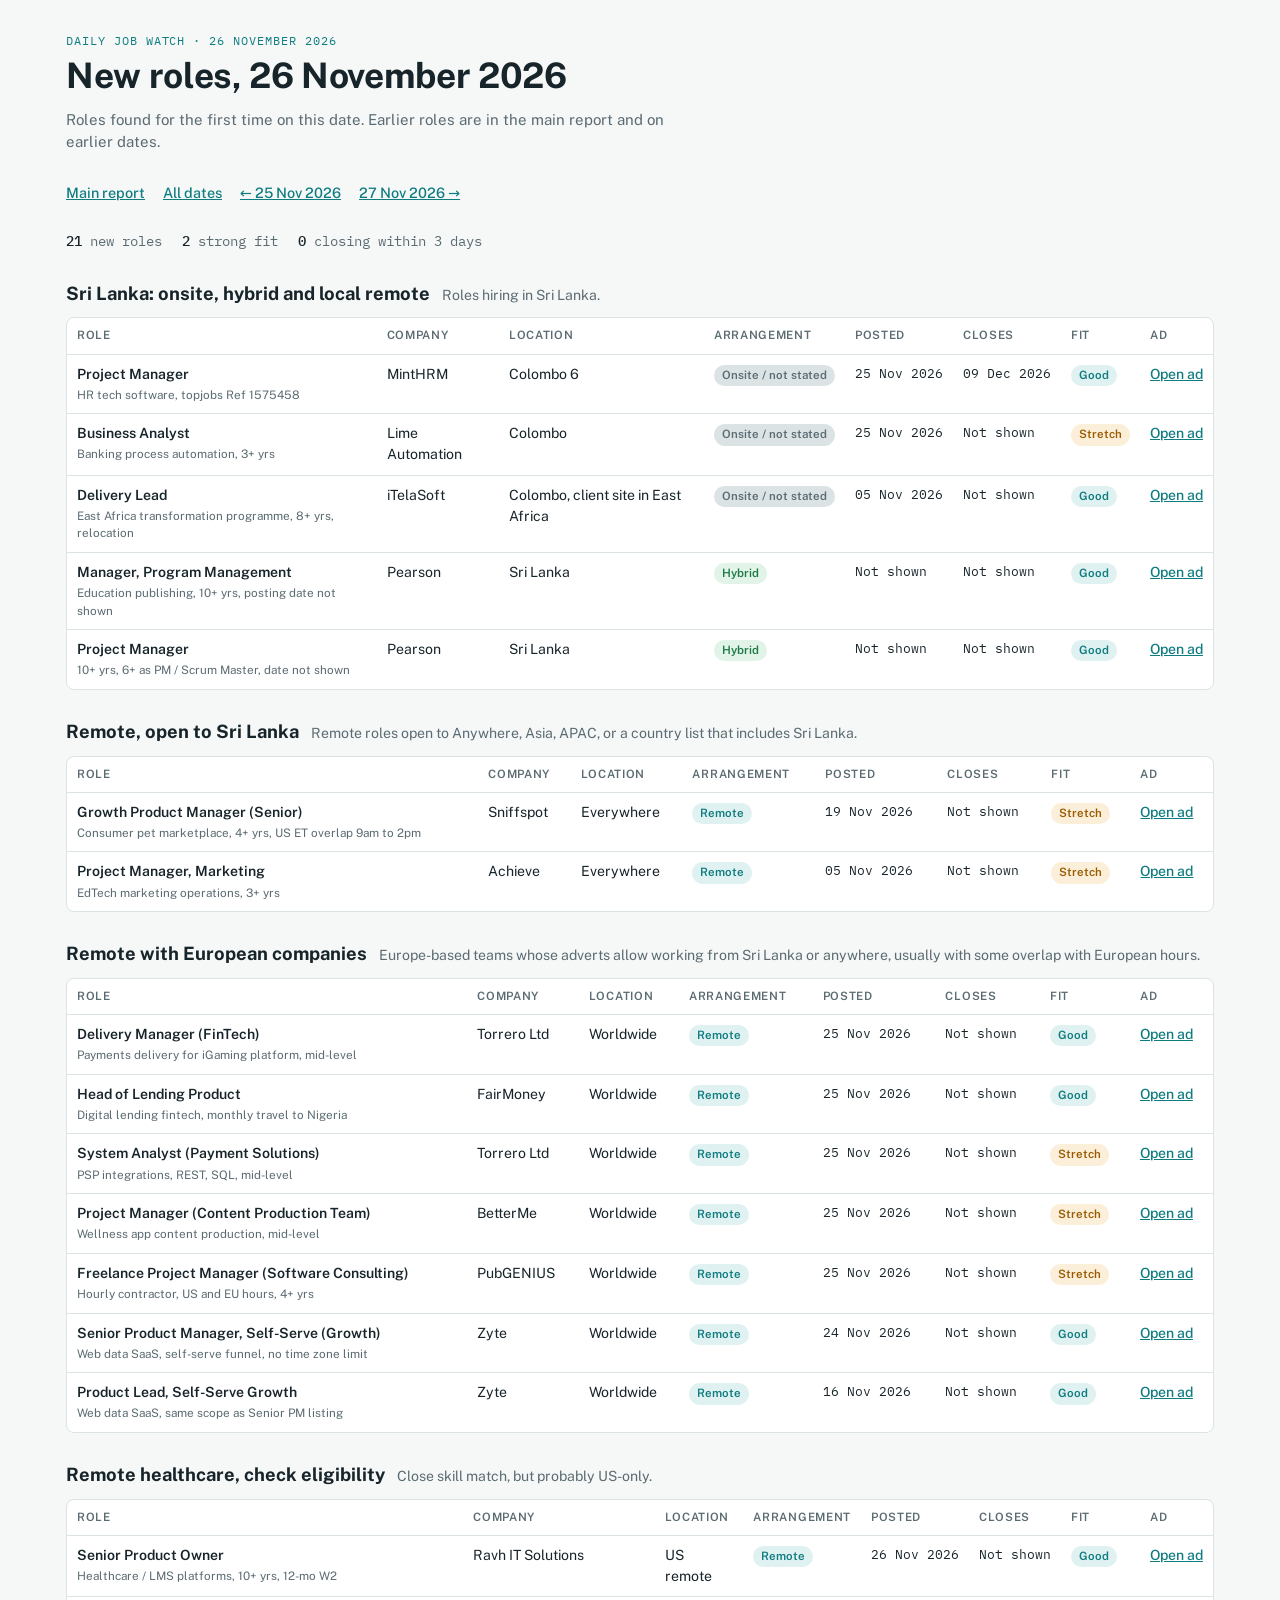
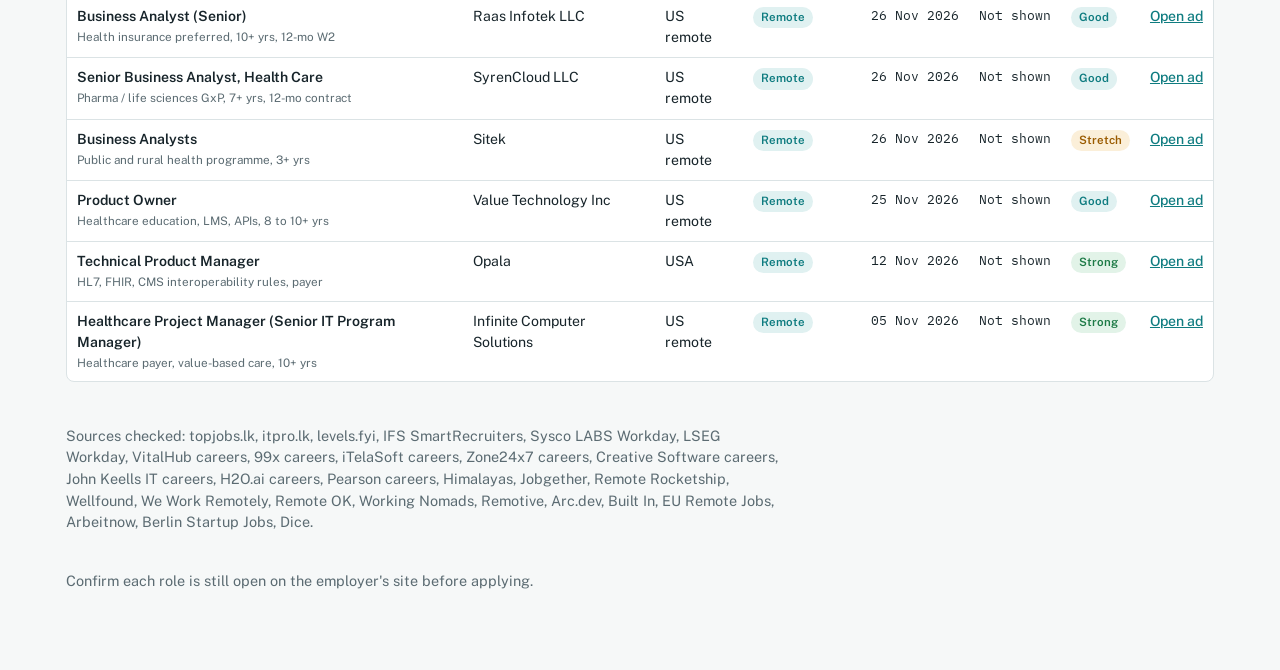
<file: daily/2026-11-26.html>
<!doctype html>
<html lang="en"><head><meta charset="utf-8">
<meta name="viewport" content="width=device-width,initial-scale=1,viewport-fit=cover">
<title>New Roles, 26 Nov 2026</title>
<link rel="preconnect" href="https://fonts.googleapis.com">
<link rel="stylesheet" href="https://fonts.googleapis.com/css2?family=Public+Sans:wght@400;500;600;700&family=IBM+Plex+Mono:wght@400;500&display=swap">
<style>
:root{box-sizing:border-box;padding-top:env(safe-area-inset-top,0px);padding-bottom:env(safe-area-inset-bottom,0px)}
body{margin:0} img{max-width:100%}
/* Layout: one working column; summary strip, filter bar, then grouped tables. Clinical teal accent. */
:root{
  --bg:#f6f8f8; --surface:#ffffff; --fg:#17242a; --muted:#5b6b72; --line:#dbe3e5;
  --accent:#0f7c80; --accent-soft:#e0f1f1;
  --good:#1d7a46; --good-soft:#e2f3e8; --warn:#9a5b00; --warn-soft:#fbefd9; --bad:#a3302b; --bad-soft:#f8e3e1;
  --display:"Public Sans",system-ui,sans-serif; --body:"Public Sans",system-ui,sans-serif; --mono:"IBM Plex Mono",ui-monospace,Menlo,monospace;
}
@media (prefers-color-scheme: dark){:root:not([data-theme="light"]){
  --bg:#0f1719; --surface:#162225; --fg:#e3ecee; --muted:#93a6ab; --line:#26363a;
  --accent:#4fc3c4; --accent-soft:#163a3c;
  --good:#6fd39a; --good-soft:#173527; --warn:#f0b85a; --warn-soft:#3a2c12; --bad:#f08b84; --bad-soft:#3d1d1b; color-scheme:dark}}
:root[data-theme="dark"]{
  --bg:#0f1719; --surface:#162225; --fg:#e3ecee; --muted:#93a6ab; --line:#26363a;
  --accent:#4fc3c4; --accent-soft:#163a3c;
  --good:#6fd39a; --good-soft:#173527; --warn:#f0b85a; --warn-soft:#3a2c12; --bad:#f08b84; --bad-soft:#3d1d1b; color-scheme:dark}
*{box-sizing:border-box}
body{background:var(--bg);color:var(--fg);font-family:var(--body);font-size:15px;line-height:1.5}
.wrap{max-width:1180px;margin:0 auto;padding-block:32px 64px;padding-left:max(16px,env(safe-area-inset-left,0px));padding-right:max(16px,env(safe-area-inset-right,0px));display:grid;gap:28px}
h1{font-family:var(--display);font-size:clamp(1.6rem,3vw,2.2rem);font-weight:700;margin:0;text-wrap:balance;letter-spacing:-.01em}
h2{font-family:var(--display);font-size:1.15rem;margin:0;text-wrap:balance}
.eyebrow{font-family:var(--mono);font-size:.75rem;letter-spacing:.08em;text-transform:uppercase;color:var(--accent)}
.lede{color:var(--muted);max-width:68ch;margin:6px 0 0}
.profile{display:grid;grid-template-columns:repeat(auto-fit,minmax(220px,1fr));gap:12px}
.chipcard{background:var(--surface);border:1px solid var(--line);border-radius:8px;padding:12px 14px;min-width:0}
.chipcard b{display:block;font-size:.72rem;letter-spacing:.06em;text-transform:uppercase;color:var(--muted);font-weight:600;margin-bottom:2px}
.stats{display:flex;flex-wrap:wrap;gap:8px 20px;font-family:var(--mono);font-size:.85rem;color:var(--muted)}
.stats span strong{color:var(--fg);font-weight:500}
.bar{display:flex;flex-wrap:wrap;gap:10px;align-items:center;position:sticky;top:env(safe-area-inset-top,0px);background:var(--bg);padding-block:10px;z-index:5;border-bottom:1px solid var(--line)}
body::before{content:"";position:fixed;inset:0 0 auto;height:env(safe-area-inset-top,0px);z-index:10;background:var(--bg)}
.seg{display:flex;flex-wrap:wrap;border:1px solid var(--line);border-radius:8px;overflow:hidden;background:var(--surface)}
.seg button{font:inherit;font-size:.85rem;border:0;background:none;color:var(--fg);padding:6px 12px;cursor:pointer;border-right:1px solid var(--line)}
.seg button:last-child{border-right:0}
.seg button[aria-pressed="true"]{background:var(--accent);color:var(--surface)}
.seg button:focus-visible,input:focus-visible,a:focus-visible{outline:2px solid var(--accent);outline-offset:2px}
input[type=search]{font:inherit;font-size:.9rem;padding:6px 10px;border:1px solid var(--line);border-radius:8px;background:var(--surface);color:var(--fg);flex:1 1 200px;min-width:0}
section{display:grid;gap:10px}
.sechead{display:flex;flex-wrap:wrap;align-items:baseline;gap:6px 12px}
.sechead p{margin:0;color:var(--muted);font-size:.88rem}
.tbl{overflow-x:auto;border:1px solid var(--line);border-radius:8px;background:var(--surface)}
table{border-collapse:collapse;width:100%;min-width:860px;font-size:.88rem}
th{text-align:left;font-size:.72rem;letter-spacing:.06em;text-transform:uppercase;color:var(--muted);font-weight:600;padding:9px 10px;border-bottom:1px solid var(--line);white-space:nowrap}
td{padding:9px 10px;border-bottom:1px solid var(--line);vertical-align:top}
tr:last-child td{border-bottom:0}
td.role{font-weight:600;min-width:200px}
td.role small{display:block;font-weight:400;color:var(--muted);margin-top:2px}
td.date{font-family:var(--mono);font-size:.8rem;white-space:nowrap;font-variant-numeric:tabular-nums}
.pill{display:inline-block;font-size:.72rem;font-weight:600;padding:2px 8px;border-radius:999px;white-space:nowrap}
.p-remote{background:var(--accent-soft);color:var(--accent)}
.p-hybrid{background:var(--good-soft);color:var(--good)}
.p-onsite{background:var(--line);color:var(--muted)}
.f-strong{background:var(--good-soft);color:var(--good)}
.f-good{background:var(--accent-soft);color:var(--accent)}
.f-stretch{background:var(--warn-soft);color:var(--warn)}
.soon{background:var(--bad-soft);color:var(--bad)}
.old{color:var(--warn)}
a{color:var(--accent)}
td a{font-weight:500;white-space:nowrap}
.applied{width:18px;height:18px;accent-color:var(--accent)}
tr.done td{opacity:.5}
.empty{padding:14px;color:var(--muted)}
.notes{display:grid;gap:8px;font-size:.9rem;color:var(--muted);max-width:80ch}
.notes ul{margin:0;padding-left:18px;display:grid;gap:4px}
@media (prefers-reduced-motion:reduce){*{transition:none!important}}

.nav{display:flex;flex-wrap:wrap;gap:8px 18px;font-size:.9rem}
.nav a{font-weight:500}
.daylist{display:grid;gap:8px;margin:0;padding:0;list-style:none}
.daylist li{background:var(--surface);border:1px solid var(--line);border-radius:8px;padding:12px 14px;display:flex;flex-wrap:wrap;gap:6px 16px;align-items:baseline}
.daylist .d{font-family:var(--mono);font-weight:500;min-width:120px}
.daylist .c{color:var(--muted);font-size:.88rem}
</style></head><body>
<div class="wrap"><header><div class="eyebrow">Daily job watch · 26 November 2026</div><h1>New roles, 26 November 2026</h1><p class="lede">Roles found for the first time on this date. Earlier roles are in the main report and on earlier dates.</p></header><nav class="nav" aria-label="Pages"><a href="../">Main report</a> <a href="./">All dates</a> <a href="2026-11-25.html">&larr; 25 Nov 2026</a> <a href="2026-11-27.html">27 Nov 2026 &rarr;</a></nav><div class="stats"><span><strong>21</strong> new roles</span><span><strong>2</strong> strong fit</span><span><strong>0</strong> closing within 3 days</span></div><section><div class="sechead"><h2>Sri Lanka: onsite, hybrid and local remote</h2><p>Roles hiring in Sri Lanka.</p></div><div class="tbl"><table><thead><tr><th>Role</th><th>Company</th><th>Location</th><th>Arrangement</th><th>Posted</th><th>Closes</th><th>Fit</th><th>Ad</th></tr></thead><tbody><tr><td class="role">Project Manager<small>HR tech software, topjobs Ref 1575458</small></td><td>MintHRM</td><td>Colombo 6</td><td><span class="pill p-onsite">Onsite / not stated</span></td><td class="date">25 Nov 2026</td><td class="date">09 Dec 2026</td><td><span class="pill f-good">Good</span></td><td><a href="https://www.topjobs.lk/applicant/vacancybyfunctionalarea.jsp?FA=SDQ" target="_blank" rel="noopener">Open ad</a></td></tr><tr><td class="role">Business Analyst<small>Banking process automation, 3+ yrs</small></td><td>Lime Automation</td><td>Colombo</td><td><span class="pill p-onsite">Onsite / not stated</span></td><td class="date">25 Nov 2026</td><td class="date">Not shown</td><td><span class="pill f-stretch">Stretch</span></td><td><a href="https://itpro.lk/job/15899/business-analyst-at-lime-automation/" target="_blank" rel="noopener">Open ad</a></td></tr><tr><td class="role">Delivery Lead<small>East Africa transformation programme, 8+ yrs, relocation</small></td><td>iTelaSoft</td><td>Colombo, client site in East Africa</td><td><span class="pill p-onsite">Onsite / not stated</span></td><td class="date">05 Nov 2026</td><td class="date">Not shown</td><td><span class="pill f-good">Good</span></td><td><a href="https://itpro.lk/job/15693/delivery-lead-at-itelasoft/" target="_blank" rel="noopener">Open ad</a></td></tr><tr><td class="role">Manager, Program Management<small>Education publishing, 10+ yrs, posting date not shown</small></td><td>Pearson</td><td>Sri Lanka</td><td><span class="pill p-hybrid">Hybrid</span></td><td class="date">Not shown</td><td class="date">Not shown</td><td><span class="pill f-good">Good</span></td><td><a href="https://pearson.jobs/virtual-lka/manager-program-management/E9C6703D07A2461C839B1E6F8DD01869/job/" target="_blank" rel="noopener">Open ad</a></td></tr><tr><td class="role">Project Manager<small>10+ yrs, 6+ as PM / Scrum Master, date not shown</small></td><td>Pearson</td><td>Sri Lanka</td><td><span class="pill p-hybrid">Hybrid</span></td><td class="date">Not shown</td><td class="date">Not shown</td><td><span class="pill f-good">Good</span></td><td><a href="https://pearson.jobs/virtual-lka/project-manager/E477C68050D84175B1D412DA2455246C/job/" target="_blank" rel="noopener">Open ad</a></td></tr></tbody></table></div></section><section><div class="sechead"><h2>Remote, open to Sri Lanka</h2><p>Remote roles open to Anywhere, Asia, APAC, or a country list that includes Sri Lanka.</p></div><div class="tbl"><table><thead><tr><th>Role</th><th>Company</th><th>Location</th><th>Arrangement</th><th>Posted</th><th>Closes</th><th>Fit</th><th>Ad</th></tr></thead><tbody><tr><td class="role">Growth Product Manager (Senior)<small>Consumer pet marketplace, 4+ yrs, US ET overlap 9am to 2pm</small></td><td>Sniffspot</td><td>Everywhere</td><td><span class="pill p-remote">Remote</span></td><td class="date">19 Nov 2026</td><td class="date">Not shown</td><td><span class="pill f-stretch">Stretch</span></td><td><a href="https://wellfound.com/jobs/5034768-growth-product-manager" target="_blank" rel="noopener">Open ad</a></td></tr><tr><td class="role">Project Manager, Marketing<small>EdTech marketing operations, 3+ yrs</small></td><td>Achieve</td><td>Everywhere</td><td><span class="pill p-remote">Remote</span></td><td class="date">05 Nov 2026</td><td class="date">Not shown</td><td><span class="pill f-stretch">Stretch</span></td><td><a href="https://wellfound.com/jobs/4318980-project-manager-marketing" target="_blank" rel="noopener">Open ad</a></td></tr></tbody></table></div></section><section><div class="sechead"><h2>Remote with European companies</h2><p>Europe-based teams whose adverts allow working from Sri Lanka or anywhere, usually with some overlap with European hours.</p></div><div class="tbl"><table><thead><tr><th>Role</th><th>Company</th><th>Location</th><th>Arrangement</th><th>Posted</th><th>Closes</th><th>Fit</th><th>Ad</th></tr></thead><tbody><tr><td class="role">Delivery Manager (FinTech)<small>Payments delivery for iGaming platform, mid-level</small></td><td>Torrero Ltd</td><td>Worldwide</td><td><span class="pill p-remote">Remote</span></td><td class="date">25 Nov 2026</td><td class="date">Not shown</td><td><span class="pill f-good">Good</span></td><td><a href="https://euremotejobs.com/job/delivery-manager-fintech/" target="_blank" rel="noopener">Open ad</a></td></tr><tr><td class="role">Head of Lending Product<small>Digital lending fintech, monthly travel to Nigeria</small></td><td>FairMoney</td><td>Worldwide</td><td><span class="pill p-remote">Remote</span></td><td class="date">25 Nov 2026</td><td class="date">Not shown</td><td><span class="pill f-good">Good</span></td><td><a href="https://euremotejobs.com/job/head-of-lending-product/" target="_blank" rel="noopener">Open ad</a></td></tr><tr><td class="role">System Analyst (Payment Solutions)<small>PSP integrations, REST, SQL, mid-level</small></td><td>Torrero Ltd</td><td>Worldwide</td><td><span class="pill p-remote">Remote</span></td><td class="date">25 Nov 2026</td><td class="date">Not shown</td><td><span class="pill f-stretch">Stretch</span></td><td><a href="https://euremotejobs.com/job/system-analyst-payment-solutions/" target="_blank" rel="noopener">Open ad</a></td></tr><tr><td class="role">Project Manager (Content Production Team)<small>Wellness app content production, mid-level</small></td><td>BetterMe</td><td>Worldwide</td><td><span class="pill p-remote">Remote</span></td><td class="date">25 Nov 2026</td><td class="date">Not shown</td><td><span class="pill f-stretch">Stretch</span></td><td><a href="https://euremotejobs.com/job/project-manager-content-production-team/" target="_blank" rel="noopener">Open ad</a></td></tr><tr><td class="role">Freelance Project Manager (Software Consulting)<small>Hourly contractor, US and EU hours, 4+ yrs</small></td><td>PubGENIUS</td><td>Worldwide</td><td><span class="pill p-remote">Remote</span></td><td class="date">25 Nov 2026</td><td class="date">Not shown</td><td><span class="pill f-stretch">Stretch</span></td><td><a href="https://euremotejobs.com/job/freelance-project-manager-software-consulting/" target="_blank" rel="noopener">Open ad</a></td></tr><tr><td class="role">Senior Product Manager, Self-Serve (Growth)<small>Web data SaaS, self-serve funnel, no time zone limit</small></td><td>Zyte</td><td>Worldwide</td><td><span class="pill p-remote">Remote</span></td><td class="date">24 Nov 2026</td><td class="date">Not shown</td><td><span class="pill f-good">Good</span></td><td><a href="https://euremotejobs.com/job/senior-product-manager-self-serve-remote/" target="_blank" rel="noopener">Open ad</a></td></tr><tr><td class="role">Product Lead, Self-Serve Growth<small>Web data SaaS, same scope as Senior PM listing</small></td><td>Zyte</td><td>Worldwide</td><td><span class="pill p-remote">Remote</span></td><td class="date">16 Nov 2026</td><td class="date">Not shown</td><td><span class="pill f-good">Good</span></td><td><a href="https://euremotejobs.com/job/product-lead-self-serve-growth-remote/" target="_blank" rel="noopener">Open ad</a></td></tr></tbody></table></div></section><section><div class="sechead"><h2>Remote healthcare, check eligibility</h2><p>Close skill match, but probably US-only.</p></div><div class="tbl"><table><thead><tr><th>Role</th><th>Company</th><th>Location</th><th>Arrangement</th><th>Posted</th><th>Closes</th><th>Fit</th><th>Ad</th></tr></thead><tbody><tr><td class="role">Senior Product Owner<small>Healthcare / LMS platforms, 10+ yrs, 12-mo W2</small></td><td>Ravh IT Solutions</td><td>US remote</td><td><span class="pill p-remote">Remote</span></td><td class="date">26 Nov 2026</td><td class="date">Not shown</td><td><span class="pill f-good">Good</span></td><td><a href="https://www.dice.com/job-detail/eeb32c5b-3a6c-45c7-8718-3530ab3e4ae2" target="_blank" rel="noopener">Open ad</a></td></tr><tr><td class="role">Business Analyst (Senior)<small>Health insurance preferred, 10+ yrs, 12-mo W2</small></td><td>Raas Infotek LLC</td><td>US remote</td><td><span class="pill p-remote">Remote</span></td><td class="date">26 Nov 2026</td><td class="date">Not shown</td><td><span class="pill f-good">Good</span></td><td><a href="https://www.dice.com/job-detail/a2f5518c-083c-466c-a29a-12706b9b5858" target="_blank" rel="noopener">Open ad</a></td></tr><tr><td class="role">Senior Business Analyst, Health Care<small>Pharma / life sciences GxP, 7+ yrs, 12-mo contract</small></td><td>SyrenCloud LLC</td><td>US remote</td><td><span class="pill p-remote">Remote</span></td><td class="date">26 Nov 2026</td><td class="date">Not shown</td><td><span class="pill f-good">Good</span></td><td><a href="https://www.dice.com/job-detail/558f29ed-fb32-4463-92d6-f1bf2fa05727" target="_blank" rel="noopener">Open ad</a></td></tr><tr><td class="role">Business Analysts<small>Public and rural health programme, 3+ yrs</small></td><td>Sitek</td><td>US remote</td><td><span class="pill p-remote">Remote</span></td><td class="date">26 Nov 2026</td><td class="date">Not shown</td><td><span class="pill f-stretch">Stretch</span></td><td><a href="https://www.dice.com/job-detail/ad988585-42da-4324-af0b-e29d95c40b5d" target="_blank" rel="noopener">Open ad</a></td></tr><tr><td class="role">Product Owner<small>Healthcare education, LMS, APIs, 8 to 10+ yrs</small></td><td>Value Technology Inc</td><td>US remote</td><td><span class="pill p-remote">Remote</span></td><td class="date">25 Nov 2026</td><td class="date">Not shown</td><td><span class="pill f-good">Good</span></td><td><a href="https://www.dice.com/job-detail/55a6425d-3a10-48ad-bf38-0841ffba0e01" target="_blank" rel="noopener">Open ad</a></td></tr><tr><td class="role">Technical Product Manager<small>HL7, FHIR, CMS interoperability rules, payer</small></td><td>Opala</td><td>USA</td><td><span class="pill p-remote">Remote</span></td><td class="date">12 Nov 2026</td><td class="date">Not shown</td><td><span class="pill f-strong">Strong</span></td><td><a href="https://www.workingnomads.com/jobs/technical-product-manager-opala" target="_blank" rel="noopener">Open ad</a></td></tr><tr><td class="role">Healthcare Project Manager (Senior IT Program Manager)<small>Healthcare payer, value-based care, 10+ yrs</small></td><td>Infinite Computer Solutions</td><td>US remote</td><td><span class="pill p-remote">Remote</span></td><td class="date">05 Nov 2026</td><td class="date">Not shown</td><td><span class="pill f-strong">Strong</span></td><td><a href="https://www.dice.com/job-detail/ce61efb5-14dd-40d0-8b56-f95ae2f287e7" target="_blank" rel="noopener">Open ad</a></td></tr></tbody></table></div></section><div class="notes"><p>Sources checked: topjobs.lk, itpro.lk, levels.fyi, IFS SmartRecruiters, Sysco LABS Workday, LSEG Workday, VitalHub careers, 99x careers, iTelaSoft careers, Zone24x7 careers, Creative Software careers, John Keells IT careers, H2O.ai careers, Pearson careers, Himalayas, Jobgether, Remote Rocketship, Wellfound, We Work Remotely, Remote OK, Working Nomads, Remotive, Arc.dev, Built In, EU Remote Jobs, Arbeitnow, Berlin Startup Jobs, Dice.</p><p>Confirm each role is still open on the employer's site before applying.</p></div></div></body></html>
</file>
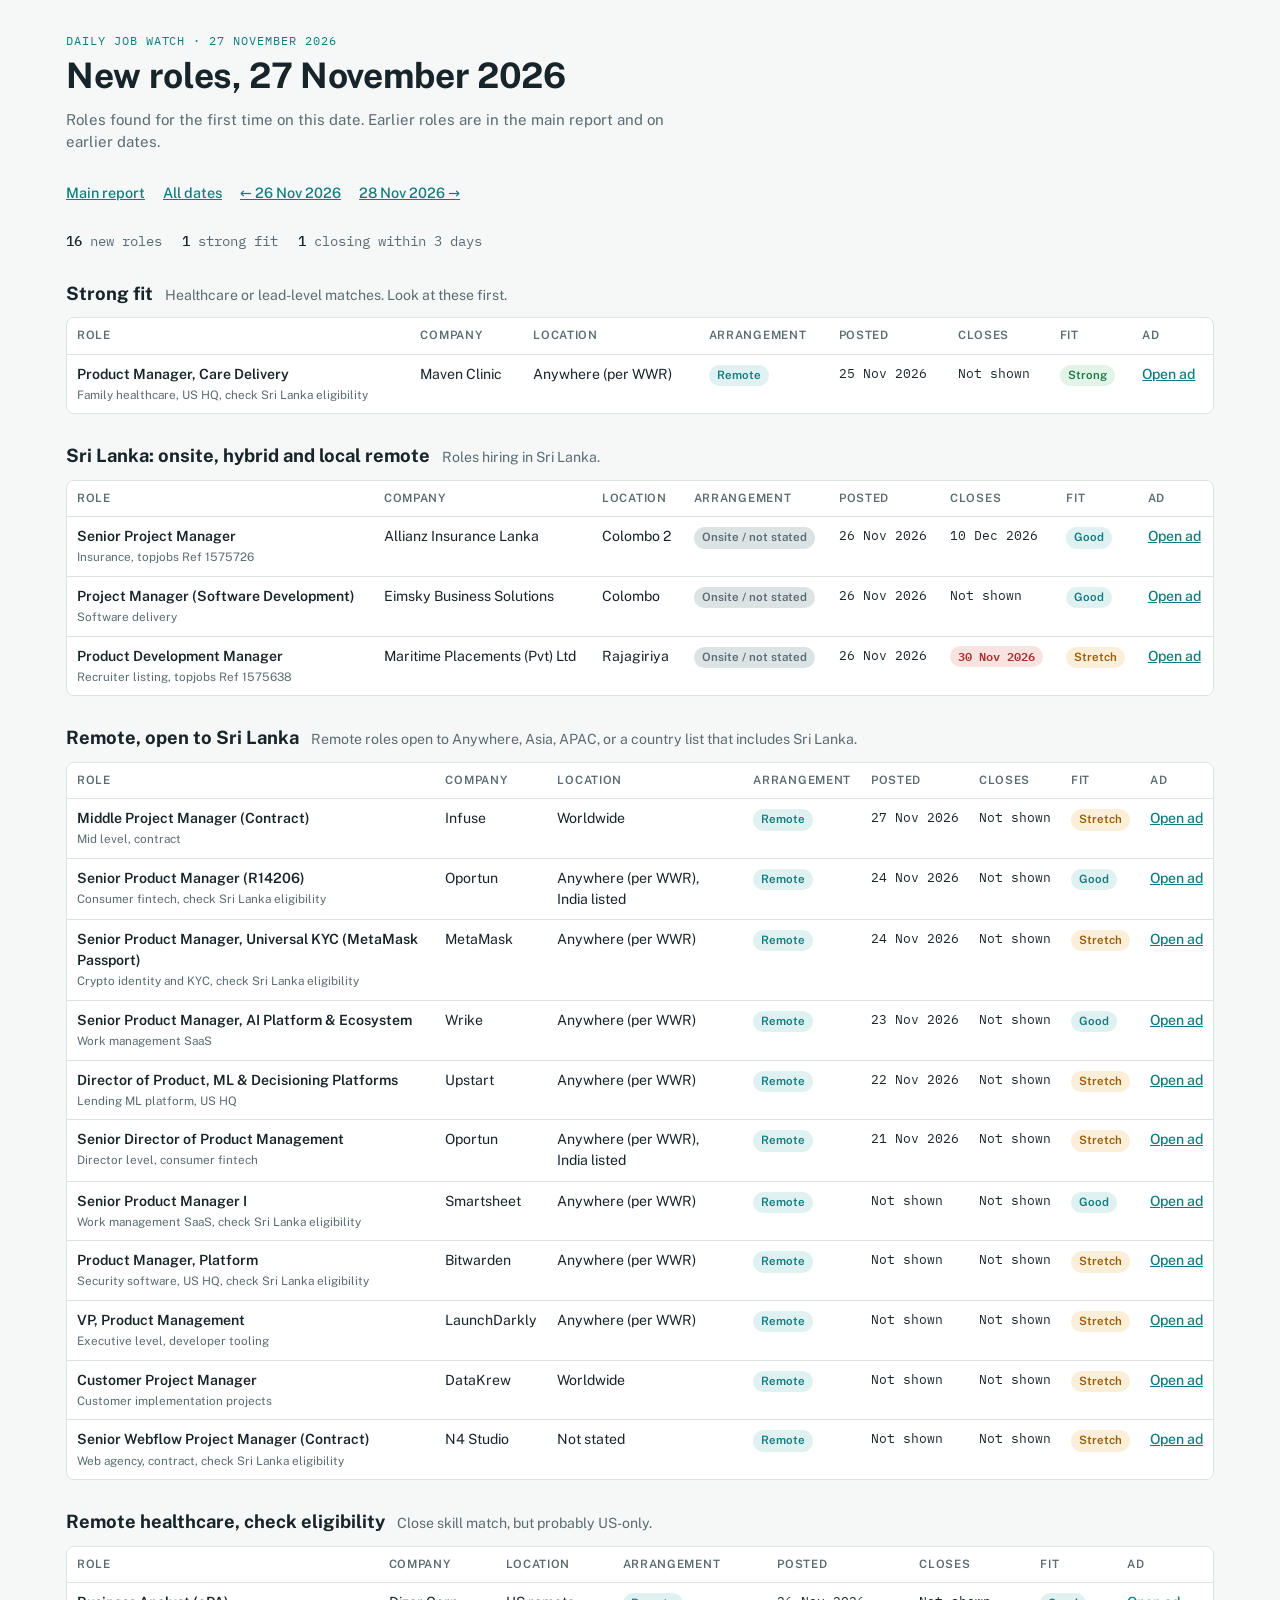
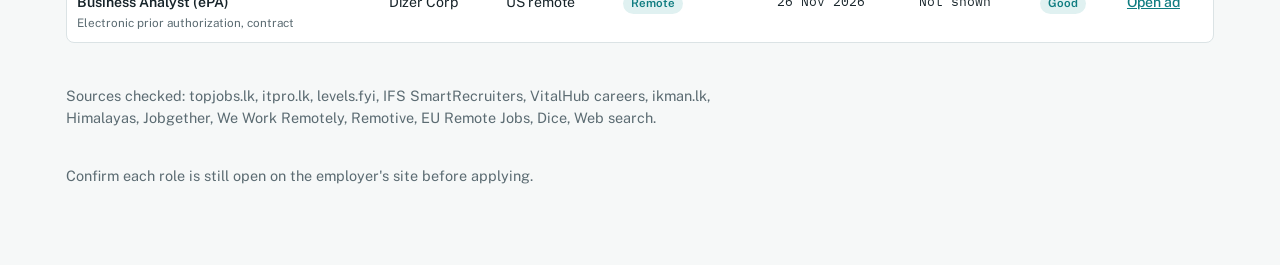
<file: daily/2026-11-27.html>
<!doctype html>
<html lang="en"><head><meta charset="utf-8">
<meta name="viewport" content="width=device-width,initial-scale=1,viewport-fit=cover">
<title>New Roles, 27 Nov 2026</title>
<link rel="preconnect" href="https://fonts.googleapis.com">
<link rel="stylesheet" href="https://fonts.googleapis.com/css2?family=Public+Sans:wght@400;500;600;700&family=IBM+Plex+Mono:wght@400;500&display=swap">
<style>
:root{box-sizing:border-box;padding-top:env(safe-area-inset-top,0px);padding-bottom:env(safe-area-inset-bottom,0px)}
body{margin:0} img{max-width:100%}
/* Layout: one working column; summary strip, filter bar, then grouped tables. Clinical teal accent. */
:root{
  --bg:#f6f8f8; --surface:#ffffff; --fg:#17242a; --muted:#5b6b72; --line:#dbe3e5;
  --accent:#0f7c80; --accent-soft:#e0f1f1;
  --good:#1d7a46; --good-soft:#e2f3e8; --warn:#9a5b00; --warn-soft:#fbefd9; --bad:#a3302b; --bad-soft:#f8e3e1;
  --display:"Public Sans",system-ui,sans-serif; --body:"Public Sans",system-ui,sans-serif; --mono:"IBM Plex Mono",ui-monospace,Menlo,monospace;
}
@media (prefers-color-scheme: dark){:root:not([data-theme="light"]){
  --bg:#0f1719; --surface:#162225; --fg:#e3ecee; --muted:#93a6ab; --line:#26363a;
  --accent:#4fc3c4; --accent-soft:#163a3c;
  --good:#6fd39a; --good-soft:#173527; --warn:#f0b85a; --warn-soft:#3a2c12; --bad:#f08b84; --bad-soft:#3d1d1b; color-scheme:dark}}
:root[data-theme="dark"]{
  --bg:#0f1719; --surface:#162225; --fg:#e3ecee; --muted:#93a6ab; --line:#26363a;
  --accent:#4fc3c4; --accent-soft:#163a3c;
  --good:#6fd39a; --good-soft:#173527; --warn:#f0b85a; --warn-soft:#3a2c12; --bad:#f08b84; --bad-soft:#3d1d1b; color-scheme:dark}
*{box-sizing:border-box}
body{background:var(--bg);color:var(--fg);font-family:var(--body);font-size:15px;line-height:1.5}
.wrap{max-width:1180px;margin:0 auto;padding-block:32px 64px;padding-left:max(16px,env(safe-area-inset-left,0px));padding-right:max(16px,env(safe-area-inset-right,0px));display:grid;gap:28px}
h1{font-family:var(--display);font-size:clamp(1.6rem,3vw,2.2rem);font-weight:700;margin:0;text-wrap:balance;letter-spacing:-.01em}
h2{font-family:var(--display);font-size:1.15rem;margin:0;text-wrap:balance}
.eyebrow{font-family:var(--mono);font-size:.75rem;letter-spacing:.08em;text-transform:uppercase;color:var(--accent)}
.lede{color:var(--muted);max-width:68ch;margin:6px 0 0}
.profile{display:grid;grid-template-columns:repeat(auto-fit,minmax(220px,1fr));gap:12px}
.chipcard{background:var(--surface);border:1px solid var(--line);border-radius:8px;padding:12px 14px;min-width:0}
.chipcard b{display:block;font-size:.72rem;letter-spacing:.06em;text-transform:uppercase;color:var(--muted);font-weight:600;margin-bottom:2px}
.stats{display:flex;flex-wrap:wrap;gap:8px 20px;font-family:var(--mono);font-size:.85rem;color:var(--muted)}
.stats span strong{color:var(--fg);font-weight:500}
.bar{display:flex;flex-wrap:wrap;gap:10px;align-items:center;position:sticky;top:env(safe-area-inset-top,0px);background:var(--bg);padding-block:10px;z-index:5;border-bottom:1px solid var(--line)}
body::before{content:"";position:fixed;inset:0 0 auto;height:env(safe-area-inset-top,0px);z-index:10;background:var(--bg)}
.seg{display:flex;flex-wrap:wrap;border:1px solid var(--line);border-radius:8px;overflow:hidden;background:var(--surface)}
.seg button{font:inherit;font-size:.85rem;border:0;background:none;color:var(--fg);padding:6px 12px;cursor:pointer;border-right:1px solid var(--line)}
.seg button:last-child{border-right:0}
.seg button[aria-pressed="true"]{background:var(--accent);color:var(--surface)}
.seg button:focus-visible,input:focus-visible,a:focus-visible{outline:2px solid var(--accent);outline-offset:2px}
input[type=search]{font:inherit;font-size:.9rem;padding:6px 10px;border:1px solid var(--line);border-radius:8px;background:var(--surface);color:var(--fg);flex:1 1 200px;min-width:0}
section{display:grid;gap:10px}
.sechead{display:flex;flex-wrap:wrap;align-items:baseline;gap:6px 12px}
.sechead p{margin:0;color:var(--muted);font-size:.88rem}
.tbl{overflow-x:auto;border:1px solid var(--line);border-radius:8px;background:var(--surface)}
table{border-collapse:collapse;width:100%;min-width:860px;font-size:.88rem}
th{text-align:left;font-size:.72rem;letter-spacing:.06em;text-transform:uppercase;color:var(--muted);font-weight:600;padding:9px 10px;border-bottom:1px solid var(--line);white-space:nowrap}
td{padding:9px 10px;border-bottom:1px solid var(--line);vertical-align:top}
tr:last-child td{border-bottom:0}
td.role{font-weight:600;min-width:200px}
td.role small{display:block;font-weight:400;color:var(--muted);margin-top:2px}
td.date{font-family:var(--mono);font-size:.8rem;white-space:nowrap;font-variant-numeric:tabular-nums}
.pill{display:inline-block;font-size:.72rem;font-weight:600;padding:2px 8px;border-radius:999px;white-space:nowrap}
.p-remote{background:var(--accent-soft);color:var(--accent)}
.p-hybrid{background:var(--good-soft);color:var(--good)}
.p-onsite{background:var(--line);color:var(--muted)}
.f-strong{background:var(--good-soft);color:var(--good)}
.f-good{background:var(--accent-soft);color:var(--accent)}
.f-stretch{background:var(--warn-soft);color:var(--warn)}
.soon{background:var(--bad-soft);color:var(--bad)}
.old{color:var(--warn)}
a{color:var(--accent)}
td a{font-weight:500;white-space:nowrap}
.applied{width:18px;height:18px;accent-color:var(--accent)}
tr.done td{opacity:.5}
.empty{padding:14px;color:var(--muted)}
.notes{display:grid;gap:8px;font-size:.9rem;color:var(--muted);max-width:80ch}
.notes ul{margin:0;padding-left:18px;display:grid;gap:4px}
@media (prefers-reduced-motion:reduce){*{transition:none!important}}

.nav{display:flex;flex-wrap:wrap;gap:8px 18px;font-size:.9rem}
.nav a{font-weight:500}
.daylist{display:grid;gap:8px;margin:0;padding:0;list-style:none}
.daylist li{background:var(--surface);border:1px solid var(--line);border-radius:8px;padding:12px 14px;display:flex;flex-wrap:wrap;gap:6px 16px;align-items:baseline}
.daylist .d{font-family:var(--mono);font-weight:500;min-width:120px}
.daylist .c{color:var(--muted);font-size:.88rem}
</style></head><body>
<div class="wrap"><header><div class="eyebrow">Daily job watch · 27 November 2026</div><h1>New roles, 27 November 2026</h1><p class="lede">Roles found for the first time on this date. Earlier roles are in the main report and on earlier dates.</p></header><nav class="nav" aria-label="Pages"><a href="../">Main report</a> <a href="./">All dates</a> <a href="2026-11-26.html">&larr; 26 Nov 2026</a> <a href="2026-11-28.html">28 Nov 2026 &rarr;</a></nav><div class="stats"><span><strong>16</strong> new roles</span><span><strong>1</strong> strong fit</span><span><strong>1</strong> closing within 3 days</span></div><section><div class="sechead"><h2>Strong fit</h2><p>Healthcare or lead-level matches. Look at these first.</p></div><div class="tbl"><table><thead><tr><th>Role</th><th>Company</th><th>Location</th><th>Arrangement</th><th>Posted</th><th>Closes</th><th>Fit</th><th>Ad</th></tr></thead><tbody><tr><td class="role">Product Manager, Care Delivery<small>Family healthcare, US HQ, check Sri Lanka eligibility</small></td><td>Maven Clinic</td><td>Anywhere (per WWR)</td><td><span class="pill p-remote">Remote</span></td><td class="date">25 Nov 2026</td><td class="date">Not shown</td><td><span class="pill f-strong">Strong</span></td><td><a href="https://weworkremotely.com/remote-jobs/maven-clinic-product-manager-care-delivery" target="_blank" rel="noopener">Open ad</a></td></tr></tbody></table></div></section><section><div class="sechead"><h2>Sri Lanka: onsite, hybrid and local remote</h2><p>Roles hiring in Sri Lanka.</p></div><div class="tbl"><table><thead><tr><th>Role</th><th>Company</th><th>Location</th><th>Arrangement</th><th>Posted</th><th>Closes</th><th>Fit</th><th>Ad</th></tr></thead><tbody><tr><td class="role">Senior Project Manager<small>Insurance, topjobs Ref 1575726</small></td><td>Allianz Insurance Lanka</td><td>Colombo 2</td><td><span class="pill p-onsite">Onsite / not stated</span></td><td class="date">26 Nov 2026</td><td class="date">10 Dec 2026</td><td><span class="pill f-good">Good</span></td><td><a href="https://www.topjobs.lk/applicant/vacancybyfunctionalarea.jsp?FA=SDQ" target="_blank" rel="noopener">Open ad</a></td></tr><tr><td class="role">Project Manager (Software Development)<small>Software delivery</small></td><td>Eimsky Business Solutions</td><td>Colombo</td><td><span class="pill p-onsite">Onsite / not stated</span></td><td class="date">26 Nov 2026</td><td class="date">Not shown</td><td><span class="pill f-good">Good</span></td><td><a href="https://itpro.lk/job/15903/project-manager-software-development-at-eimsky-business-solutions-pvt-ltd/" target="_blank" rel="noopener">Open ad</a></td></tr><tr><td class="role">Product Development Manager<small>Recruiter listing, topjobs Ref 1575638</small></td><td>Maritime Placements (Pvt) Ltd</td><td>Rajagiriya</td><td><span class="pill p-onsite">Onsite / not stated</span></td><td class="date">26 Nov 2026</td><td class="date"><span class="pill soon">30 Nov 2026</span></td><td><span class="pill f-stretch">Stretch</span></td><td><a href="https://www.topjobs.lk/applicant/vacancybyfunctionalarea.jsp?FA=SDQ" target="_blank" rel="noopener">Open ad</a></td></tr></tbody></table></div></section><section><div class="sechead"><h2>Remote, open to Sri Lanka</h2><p>Remote roles open to Anywhere, Asia, APAC, or a country list that includes Sri Lanka.</p></div><div class="tbl"><table><thead><tr><th>Role</th><th>Company</th><th>Location</th><th>Arrangement</th><th>Posted</th><th>Closes</th><th>Fit</th><th>Ad</th></tr></thead><tbody><tr><td class="role">Middle Project Manager (Contract)<small>Mid level, contract</small></td><td>Infuse</td><td>Worldwide</td><td><span class="pill p-remote">Remote</span></td><td class="date">27 Nov 2026</td><td class="date">Not shown</td><td><span class="pill f-stretch">Stretch</span></td><td><a href="https://euremotejobs.com/job/middle-project-manager-remote-contract/" target="_blank" rel="noopener">Open ad</a></td></tr><tr><td class="role">Senior Product Manager (R14206)<small>Consumer fintech, check Sri Lanka eligibility</small></td><td>Oportun</td><td>Anywhere (per WWR), India listed</td><td><span class="pill p-remote">Remote</span></td><td class="date">24 Nov 2026</td><td class="date">Not shown</td><td><span class="pill f-good">Good</span></td><td><a href="https://weworkremotely.com/remote-jobs/oportun-senior-product-manager-r14206" target="_blank" rel="noopener">Open ad</a></td></tr><tr><td class="role">Senior Product Manager, Universal KYC (MetaMask Passport)<small>Crypto identity and KYC, check Sri Lanka eligibility</small></td><td>MetaMask</td><td>Anywhere (per WWR)</td><td><span class="pill p-remote">Remote</span></td><td class="date">24 Nov 2026</td><td class="date">Not shown</td><td><span class="pill f-stretch">Stretch</span></td><td><a href="https://weworkremotely.com/remote-jobs/metamask-senior-product-manager-universal-kyc-metamask-passport" target="_blank" rel="noopener">Open ad</a></td></tr><tr><td class="role">Senior Product Manager, AI Platform &amp; Ecosystem<small>Work management SaaS</small></td><td>Wrike</td><td>Anywhere (per WWR)</td><td><span class="pill p-remote">Remote</span></td><td class="date">23 Nov 2026</td><td class="date">Not shown</td><td><span class="pill f-good">Good</span></td><td><a href="https://weworkremotely.com/remote-jobs/wrike-senior-product-manager-ai-platform-ecosystem-1" target="_blank" rel="noopener">Open ad</a></td></tr><tr><td class="role">Director of Product, ML &amp; Decisioning Platforms<small>Lending ML platform, US HQ</small></td><td>Upstart</td><td>Anywhere (per WWR)</td><td><span class="pill p-remote">Remote</span></td><td class="date">22 Nov 2026</td><td class="date">Not shown</td><td><span class="pill f-stretch">Stretch</span></td><td><a href="https://weworkremotely.com/remote-jobs/upstart-director-of-product-machine-learning-decisioning-platforms" target="_blank" rel="noopener">Open ad</a></td></tr><tr><td class="role">Senior Director of Product Management<small>Director level, consumer fintech</small></td><td>Oportun</td><td>Anywhere (per WWR), India listed</td><td><span class="pill p-remote">Remote</span></td><td class="date">21 Nov 2026</td><td class="date">Not shown</td><td><span class="pill f-stretch">Stretch</span></td><td><a href="https://weworkremotely.com/remote-jobs/oportun-senior-director-of-product-management-r14361" target="_blank" rel="noopener">Open ad</a></td></tr><tr><td class="role">Senior Product Manager I<small>Work management SaaS, check Sri Lanka eligibility</small></td><td>Smartsheet</td><td>Anywhere (per WWR)</td><td><span class="pill p-remote">Remote</span></td><td class="date">Not shown</td><td class="date">Not shown</td><td><span class="pill f-good">Good</span></td><td><a href="https://weworkremotely.com/remote-jobs/smartsheet-senior-product-manager-i-remote-eligible" target="_blank" rel="noopener">Open ad</a></td></tr><tr><td class="role">Product Manager, Platform<small>Security software, US HQ, check Sri Lanka eligibility</small></td><td>Bitwarden</td><td>Anywhere (per WWR)</td><td><span class="pill p-remote">Remote</span></td><td class="date">Not shown</td><td class="date">Not shown</td><td><span class="pill f-stretch">Stretch</span></td><td><a href="https://weworkremotely.com/remote-jobs/bitwarden-product-manager-platform" target="_blank" rel="noopener">Open ad</a></td></tr><tr><td class="role">VP, Product Management<small>Executive level, developer tooling</small></td><td>LaunchDarkly</td><td>Anywhere (per WWR)</td><td><span class="pill p-remote">Remote</span></td><td class="date">Not shown</td><td class="date">Not shown</td><td><span class="pill f-stretch">Stretch</span></td><td><a href="https://weworkremotely.com/remote-jobs/launchdarkly-vp-product-management" target="_blank" rel="noopener">Open ad</a></td></tr><tr><td class="role">Customer Project Manager<small>Customer implementation projects</small></td><td>DataKrew</td><td>Worldwide</td><td><span class="pill p-remote">Remote</span></td><td class="date">Not shown</td><td class="date">Not shown</td><td><span class="pill f-stretch">Stretch</span></td><td><a href="https://remotive.com/remote/jobs/project-management/customer-project-manager-6732061" target="_blank" rel="noopener">Open ad</a></td></tr><tr><td class="role">Senior Webflow Project Manager (Contract)<small>Web agency, contract, check Sri Lanka eligibility</small></td><td>N4 Studio</td><td>Not stated</td><td><span class="pill p-remote">Remote</span></td><td class="date">Not shown</td><td class="date">Not shown</td><td><span class="pill f-stretch">Stretch</span></td><td><a href="https://weworkremotely.com/remote-jobs/n4-studio-senior-webflow-project-manager-contract" target="_blank" rel="noopener">Open ad</a></td></tr></tbody></table></div></section><section><div class="sechead"><h2>Remote healthcare, check eligibility</h2><p>Close skill match, but probably US-only.</p></div><div class="tbl"><table><thead><tr><th>Role</th><th>Company</th><th>Location</th><th>Arrangement</th><th>Posted</th><th>Closes</th><th>Fit</th><th>Ad</th></tr></thead><tbody><tr><td class="role">Business Analyst (ePA)<small>Electronic prior authorization, contract</small></td><td>Dizer Corp</td><td>US remote</td><td><span class="pill p-remote">Remote</span></td><td class="date">26 Nov 2026</td><td class="date">Not shown</td><td><span class="pill f-good">Good</span></td><td><a href="https://www.dice.com/job-detail/507b1033-9fd2-4cdf-8a89-d6c7d91b8f37" target="_blank" rel="noopener">Open ad</a></td></tr></tbody></table></div></section><div class="notes"><p>Sources checked: topjobs.lk, itpro.lk, levels.fyi, IFS SmartRecruiters, VitalHub careers, ikman.lk, Himalayas, Jobgether, We Work Remotely, Remotive, EU Remote Jobs, Dice, Web search.</p><p>Confirm each role is still open on the employer's site before applying.</p></div></div></body></html>
</file>
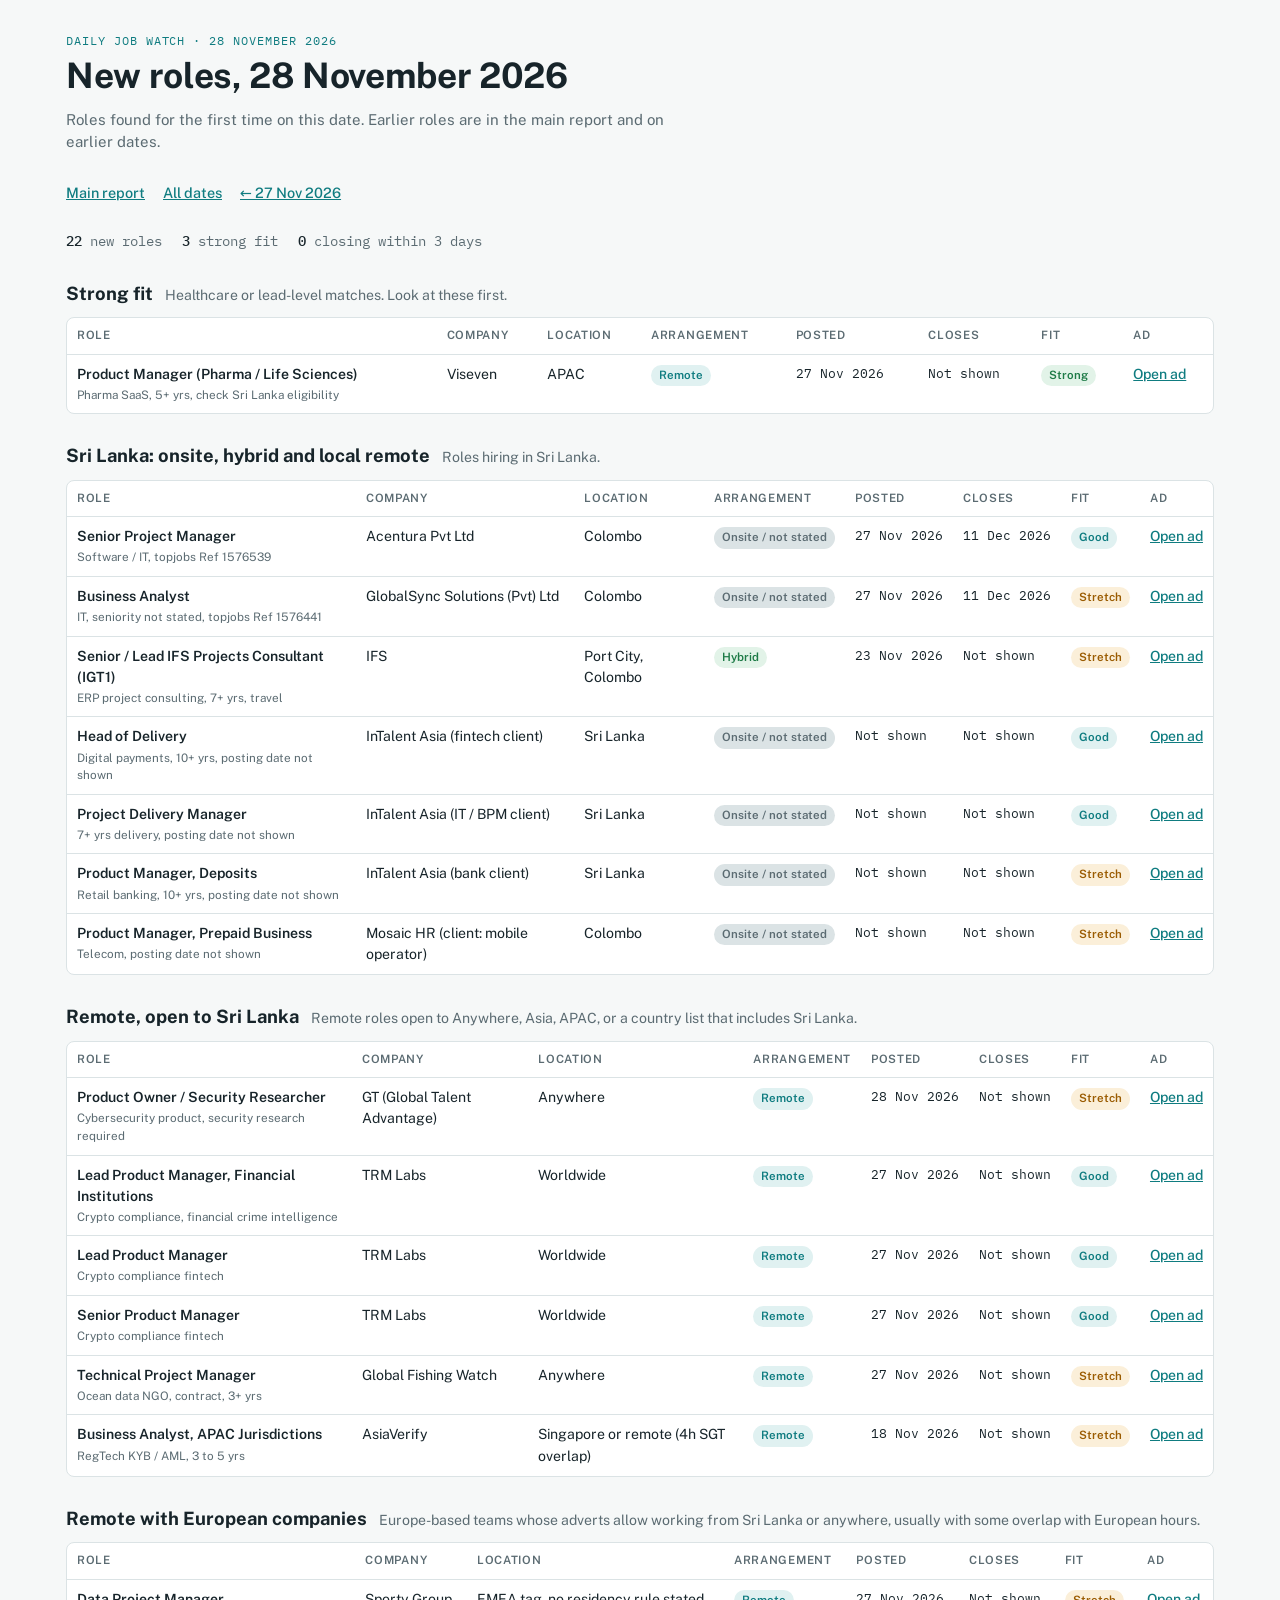
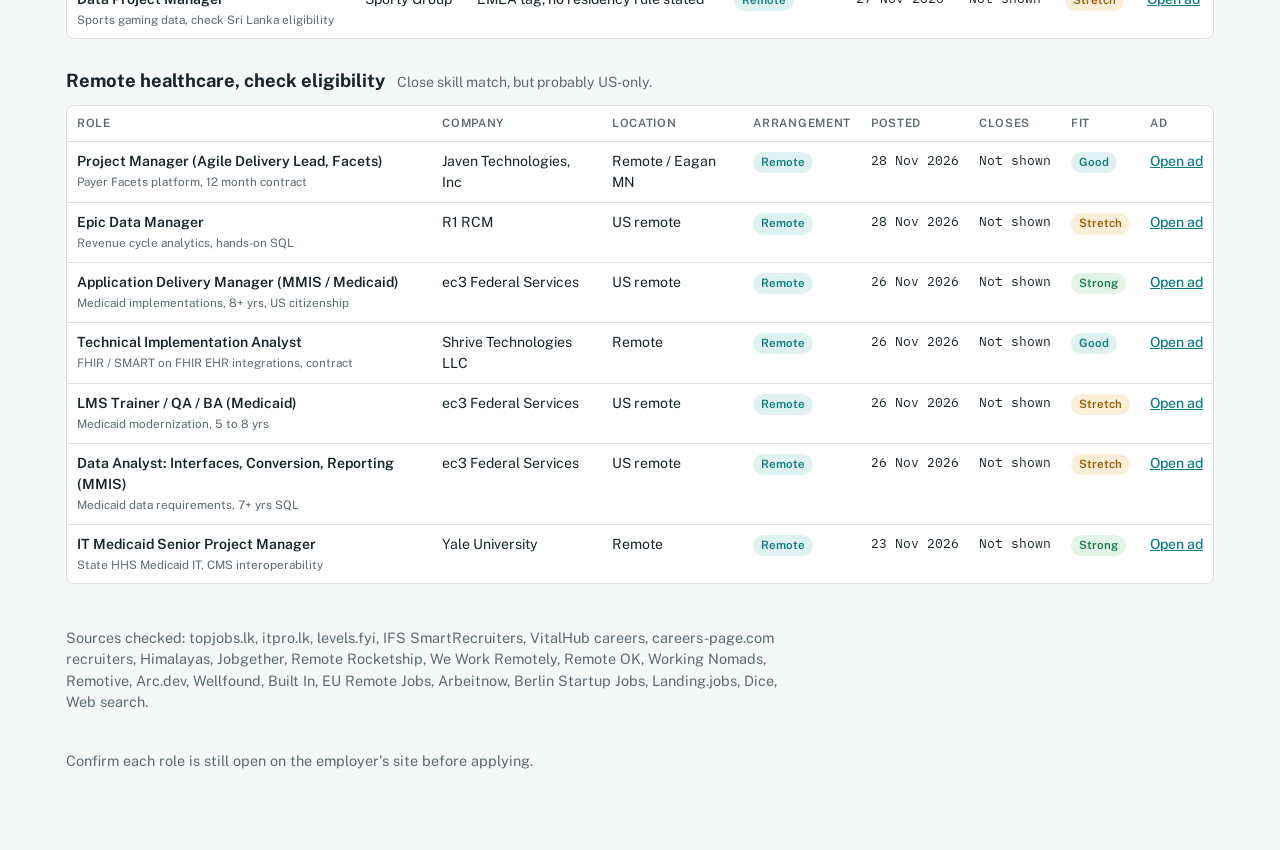
<file: daily/2026-11-28.html>
<!doctype html>
<html lang="en"><head><meta charset="utf-8">
<meta name="viewport" content="width=device-width,initial-scale=1,viewport-fit=cover">
<title>New Roles, 28 Nov 2026</title>
<link rel="preconnect" href="https://fonts.googleapis.com">
<link rel="stylesheet" href="https://fonts.googleapis.com/css2?family=Public+Sans:wght@400;500;600;700&family=IBM+Plex+Mono:wght@400;500&display=swap">
<style>
:root{box-sizing:border-box;padding-top:env(safe-area-inset-top,0px);padding-bottom:env(safe-area-inset-bottom,0px)}
body{margin:0} img{max-width:100%}
/* Layout: one working column; summary strip, filter bar, then grouped tables. Clinical teal accent. */
:root{
  --bg:#f6f8f8; --surface:#ffffff; --fg:#17242a; --muted:#5b6b72; --line:#dbe3e5;
  --accent:#0f7c80; --accent-soft:#e0f1f1;
  --good:#1d7a46; --good-soft:#e2f3e8; --warn:#9a5b00; --warn-soft:#fbefd9; --bad:#a3302b; --bad-soft:#f8e3e1;
  --display:"Public Sans",system-ui,sans-serif; --body:"Public Sans",system-ui,sans-serif; --mono:"IBM Plex Mono",ui-monospace,Menlo,monospace;
}
@media (prefers-color-scheme: dark){:root:not([data-theme="light"]){
  --bg:#0f1719; --surface:#162225; --fg:#e3ecee; --muted:#93a6ab; --line:#26363a;
  --accent:#4fc3c4; --accent-soft:#163a3c;
  --good:#6fd39a; --good-soft:#173527; --warn:#f0b85a; --warn-soft:#3a2c12; --bad:#f08b84; --bad-soft:#3d1d1b; color-scheme:dark}}
:root[data-theme="dark"]{
  --bg:#0f1719; --surface:#162225; --fg:#e3ecee; --muted:#93a6ab; --line:#26363a;
  --accent:#4fc3c4; --accent-soft:#163a3c;
  --good:#6fd39a; --good-soft:#173527; --warn:#f0b85a; --warn-soft:#3a2c12; --bad:#f08b84; --bad-soft:#3d1d1b; color-scheme:dark}
*{box-sizing:border-box}
body{background:var(--bg);color:var(--fg);font-family:var(--body);font-size:15px;line-height:1.5}
.wrap{max-width:1180px;margin:0 auto;padding-block:32px 64px;padding-left:max(16px,env(safe-area-inset-left,0px));padding-right:max(16px,env(safe-area-inset-right,0px));display:grid;gap:28px}
h1{font-family:var(--display);font-size:clamp(1.6rem,3vw,2.2rem);font-weight:700;margin:0;text-wrap:balance;letter-spacing:-.01em}
h2{font-family:var(--display);font-size:1.15rem;margin:0;text-wrap:balance}
.eyebrow{font-family:var(--mono);font-size:.75rem;letter-spacing:.08em;text-transform:uppercase;color:var(--accent)}
.lede{color:var(--muted);max-width:68ch;margin:6px 0 0}
.profile{display:grid;grid-template-columns:repeat(auto-fit,minmax(220px,1fr));gap:12px}
.chipcard{background:var(--surface);border:1px solid var(--line);border-radius:8px;padding:12px 14px;min-width:0}
.chipcard b{display:block;font-size:.72rem;letter-spacing:.06em;text-transform:uppercase;color:var(--muted);font-weight:600;margin-bottom:2px}
.stats{display:flex;flex-wrap:wrap;gap:8px 20px;font-family:var(--mono);font-size:.85rem;color:var(--muted)}
.stats span strong{color:var(--fg);font-weight:500}
.bar{display:flex;flex-wrap:wrap;gap:10px;align-items:center;position:sticky;top:env(safe-area-inset-top,0px);background:var(--bg);padding-block:10px;z-index:5;border-bottom:1px solid var(--line)}
body::before{content:"";position:fixed;inset:0 0 auto;height:env(safe-area-inset-top,0px);z-index:10;background:var(--bg)}
.seg{display:flex;flex-wrap:wrap;border:1px solid var(--line);border-radius:8px;overflow:hidden;background:var(--surface)}
.seg button{font:inherit;font-size:.85rem;border:0;background:none;color:var(--fg);padding:6px 12px;cursor:pointer;border-right:1px solid var(--line)}
.seg button:last-child{border-right:0}
.seg button[aria-pressed="true"]{background:var(--accent);color:var(--surface)}
.seg button:focus-visible,input:focus-visible,a:focus-visible{outline:2px solid var(--accent);outline-offset:2px}
input[type=search]{font:inherit;font-size:.9rem;padding:6px 10px;border:1px solid var(--line);border-radius:8px;background:var(--surface);color:var(--fg);flex:1 1 200px;min-width:0}
section{display:grid;gap:10px}
.sechead{display:flex;flex-wrap:wrap;align-items:baseline;gap:6px 12px}
.sechead p{margin:0;color:var(--muted);font-size:.88rem}
.tbl{overflow-x:auto;border:1px solid var(--line);border-radius:8px;background:var(--surface)}
table{border-collapse:collapse;width:100%;min-width:860px;font-size:.88rem}
th{text-align:left;font-size:.72rem;letter-spacing:.06em;text-transform:uppercase;color:var(--muted);font-weight:600;padding:9px 10px;border-bottom:1px solid var(--line);white-space:nowrap}
td{padding:9px 10px;border-bottom:1px solid var(--line);vertical-align:top}
tr:last-child td{border-bottom:0}
td.role{font-weight:600;min-width:200px}
td.role small{display:block;font-weight:400;color:var(--muted);margin-top:2px}
td.date{font-family:var(--mono);font-size:.8rem;white-space:nowrap;font-variant-numeric:tabular-nums}
.pill{display:inline-block;font-size:.72rem;font-weight:600;padding:2px 8px;border-radius:999px;white-space:nowrap}
.p-remote{background:var(--accent-soft);color:var(--accent)}
.p-hybrid{background:var(--good-soft);color:var(--good)}
.p-onsite{background:var(--line);color:var(--muted)}
.f-strong{background:var(--good-soft);color:var(--good)}
.f-good{background:var(--accent-soft);color:var(--accent)}
.f-stretch{background:var(--warn-soft);color:var(--warn)}
.soon{background:var(--bad-soft);color:var(--bad)}
.old{color:var(--warn)}
a{color:var(--accent)}
td a{font-weight:500;white-space:nowrap}
.applied{width:18px;height:18px;accent-color:var(--accent)}
tr.done td{opacity:.5}
.empty{padding:14px;color:var(--muted)}
.notes{display:grid;gap:8px;font-size:.9rem;color:var(--muted);max-width:80ch}
.notes ul{margin:0;padding-left:18px;display:grid;gap:4px}
@media (prefers-reduced-motion:reduce){*{transition:none!important}}

.nav{display:flex;flex-wrap:wrap;gap:8px 18px;font-size:.9rem}
.nav a{font-weight:500}
.daylist{display:grid;gap:8px;margin:0;padding:0;list-style:none}
.daylist li{background:var(--surface);border:1px solid var(--line);border-radius:8px;padding:12px 14px;display:flex;flex-wrap:wrap;gap:6px 16px;align-items:baseline}
.daylist .d{font-family:var(--mono);font-weight:500;min-width:120px}
.daylist .c{color:var(--muted);font-size:.88rem}
</style></head><body>
<div class="wrap"><header><div class="eyebrow">Daily job watch · 28 November 2026</div><h1>New roles, 28 November 2026</h1><p class="lede">Roles found for the first time on this date. Earlier roles are in the main report and on earlier dates.</p></header><nav class="nav" aria-label="Pages"><a href="../">Main report</a> <a href="./">All dates</a> <a href="2026-11-27.html">&larr; 27 Nov 2026</a></nav><div class="stats"><span><strong>22</strong> new roles</span><span><strong>3</strong> strong fit</span><span><strong>0</strong> closing within 3 days</span></div><section><div class="sechead"><h2>Strong fit</h2><p>Healthcare or lead-level matches. Look at these first.</p></div><div class="tbl"><table><thead><tr><th>Role</th><th>Company</th><th>Location</th><th>Arrangement</th><th>Posted</th><th>Closes</th><th>Fit</th><th>Ad</th></tr></thead><tbody><tr><td class="role">Product Manager (Pharma / Life Sciences)<small>Pharma SaaS, 5+ yrs, check Sri Lanka eligibility</small></td><td>Viseven</td><td>APAC</td><td><span class="pill p-remote">Remote</span></td><td class="date">27 Nov 2026</td><td class="date">Not shown</td><td><span class="pill f-strong">Strong</span></td><td><a href="https://jobs.lever.co/viseven/dce4934c-f16b-41ae-a934-dd6c92170e2a" target="_blank" rel="noopener">Open ad</a></td></tr></tbody></table></div></section><section><div class="sechead"><h2>Sri Lanka: onsite, hybrid and local remote</h2><p>Roles hiring in Sri Lanka.</p></div><div class="tbl"><table><thead><tr><th>Role</th><th>Company</th><th>Location</th><th>Arrangement</th><th>Posted</th><th>Closes</th><th>Fit</th><th>Ad</th></tr></thead><tbody><tr><td class="role">Senior Project Manager<small>Software / IT, topjobs Ref 1576539</small></td><td>Acentura Pvt Ltd</td><td>Colombo</td><td><span class="pill p-onsite">Onsite / not stated</span></td><td class="date">27 Nov 2026</td><td class="date">11 Dec 2026</td><td><span class="pill f-good">Good</span></td><td><a href="https://www.topjobs.lk/applicant/vacancybyfunctionalarea.jsp?FA=SDQ" target="_blank" rel="noopener">Open ad</a></td></tr><tr><td class="role">Business Analyst<small>IT, seniority not stated, topjobs Ref 1576441</small></td><td>GlobalSync Solutions (Pvt) Ltd</td><td>Colombo</td><td><span class="pill p-onsite">Onsite / not stated</span></td><td class="date">27 Nov 2026</td><td class="date">11 Dec 2026</td><td><span class="pill f-stretch">Stretch</span></td><td><a href="https://www.topjobs.lk/applicant/vacancybyfunctionalarea.jsp?FA=SDQ" target="_blank" rel="noopener">Open ad</a></td></tr><tr><td class="role">Senior / Lead IFS Projects Consultant (IGT1)<small>ERP project consulting, 7+ yrs, travel</small></td><td>IFS</td><td>Port City, Colombo</td><td><span class="pill p-hybrid">Hybrid</span></td><td class="date">23 Nov 2026</td><td class="date">Not shown</td><td><span class="pill f-stretch">Stretch</span></td><td><a href="https://jobs.smartrecruiters.com/IFS1/744000163153819" target="_blank" rel="noopener">Open ad</a></td></tr><tr><td class="role">Head of Delivery<small>Digital payments, 10+ yrs, posting date not shown</small></td><td>InTalent Asia (fintech client)</td><td>Sri Lanka</td><td><span class="pill p-onsite">Onsite / not stated</span></td><td class="date">Not shown</td><td class="date">Not shown</td><td><span class="pill f-good">Good</span></td><td><a href="https://careers-page.com/intalentasia/job/X9667X7Y" target="_blank" rel="noopener">Open ad</a></td></tr><tr><td class="role">Project Delivery Manager<small>7+ yrs delivery, posting date not shown</small></td><td>InTalent Asia (IT / BPM client)</td><td>Sri Lanka</td><td><span class="pill p-onsite">Onsite / not stated</span></td><td class="date">Not shown</td><td class="date">Not shown</td><td><span class="pill f-good">Good</span></td><td><a href="https://careers-page.com/intalentasia/job/4R8XW457" target="_blank" rel="noopener">Open ad</a></td></tr><tr><td class="role">Product Manager, Deposits<small>Retail banking, 10+ yrs, posting date not shown</small></td><td>InTalent Asia (bank client)</td><td>Sri Lanka</td><td><span class="pill p-onsite">Onsite / not stated</span></td><td class="date">Not shown</td><td class="date">Not shown</td><td><span class="pill f-stretch">Stretch</span></td><td><a href="https://careers-page.com/intalentasia/job/93VR97R4" target="_blank" rel="noopener">Open ad</a></td></tr><tr><td class="role">Product Manager, Prepaid Business<small>Telecom, posting date not shown</small></td><td>Mosaic HR (client: mobile operator)</td><td>Colombo</td><td><span class="pill p-onsite">Onsite / not stated</span></td><td class="date">Not shown</td><td class="date">Not shown</td><td><span class="pill f-stretch">Stretch</span></td><td><a href="https://careers-page.com/mosiac-hr-private-limited/job/QXV3886R" target="_blank" rel="noopener">Open ad</a></td></tr></tbody></table></div></section><section><div class="sechead"><h2>Remote, open to Sri Lanka</h2><p>Remote roles open to Anywhere, Asia, APAC, or a country list that includes Sri Lanka.</p></div><div class="tbl"><table><thead><tr><th>Role</th><th>Company</th><th>Location</th><th>Arrangement</th><th>Posted</th><th>Closes</th><th>Fit</th><th>Ad</th></tr></thead><tbody><tr><td class="role">Product Owner / Security Researcher<small>Cybersecurity product, security research required</small></td><td>GT (Global Talent Advantage)</td><td>Anywhere</td><td><span class="pill p-remote">Remote</span></td><td class="date">28 Nov 2026</td><td class="date">Not shown</td><td><span class="pill f-stretch">Stretch</span></td><td><a href="https://jobs.ashbyhq.com/gt-hq/8da4fde0-4b90-4b99-8d61-341159cf3366" target="_blank" rel="noopener">Open ad</a></td></tr><tr><td class="role">Lead Product Manager, Financial Institutions<small>Crypto compliance, financial crime intelligence</small></td><td>TRM Labs</td><td>Worldwide</td><td><span class="pill p-remote">Remote</span></td><td class="date">27 Nov 2026</td><td class="date">Not shown</td><td><span class="pill f-good">Good</span></td><td><a href="https://euremotejobs.com/job/lead-product-manager-financial-institutions/" target="_blank" rel="noopener">Open ad</a></td></tr><tr><td class="role">Lead Product Manager<small>Crypto compliance fintech</small></td><td>TRM Labs</td><td>Worldwide</td><td><span class="pill p-remote">Remote</span></td><td class="date">27 Nov 2026</td><td class="date">Not shown</td><td><span class="pill f-good">Good</span></td><td><a href="https://euremotejobs.com/job/lead-product-manager-7/" target="_blank" rel="noopener">Open ad</a></td></tr><tr><td class="role">Senior Product Manager<small>Crypto compliance fintech</small></td><td>TRM Labs</td><td>Worldwide</td><td><span class="pill p-remote">Remote</span></td><td class="date">27 Nov 2026</td><td class="date">Not shown</td><td><span class="pill f-good">Good</span></td><td><a href="https://euremotejobs.com/job/senior-product-manager-18/" target="_blank" rel="noopener">Open ad</a></td></tr><tr><td class="role">Technical Project Manager<small>Ocean data NGO, contract, 3+ yrs</small></td><td>Global Fishing Watch</td><td>Anywhere</td><td><span class="pill p-remote">Remote</span></td><td class="date">27 Nov 2026</td><td class="date">Not shown</td><td><span class="pill f-stretch">Stretch</span></td><td><a href="https://boards.greenhouse.io/globalfishingwatchrfp/jobs/8217217003" target="_blank" rel="noopener">Open ad</a></td></tr><tr><td class="role">Business Analyst, APAC Jurisdictions<small>RegTech KYB / AML, 3 to 5 yrs</small></td><td>AsiaVerify</td><td>Singapore or remote (4h SGT overlap)</td><td><span class="pill p-remote">Remote</span></td><td class="date">18 Nov 2026</td><td class="date">Not shown</td><td><span class="pill f-stretch">Stretch</span></td><td><a href="https://apply.workable.com/j/13005E5AB7" target="_blank" rel="noopener">Open ad</a></td></tr></tbody></table></div></section><section><div class="sechead"><h2>Remote with European companies</h2><p>Europe-based teams whose adverts allow working from Sri Lanka or anywhere, usually with some overlap with European hours.</p></div><div class="tbl"><table><thead><tr><th>Role</th><th>Company</th><th>Location</th><th>Arrangement</th><th>Posted</th><th>Closes</th><th>Fit</th><th>Ad</th></tr></thead><tbody><tr><td class="role">Data Project Manager<small>Sports gaming data, check Sri Lanka eligibility</small></td><td>Sporty Group</td><td>EMEA tag, no residency rule stated</td><td><span class="pill p-remote">Remote</span></td><td class="date">27 Nov 2026</td><td class="date">Not shown</td><td><span class="pill f-stretch">Stretch</span></td><td><a href="https://euremotejobs.com/job/data-project-manager/" target="_blank" rel="noopener">Open ad</a></td></tr></tbody></table></div></section><section><div class="sechead"><h2>Remote healthcare, check eligibility</h2><p>Close skill match, but probably US-only.</p></div><div class="tbl"><table><thead><tr><th>Role</th><th>Company</th><th>Location</th><th>Arrangement</th><th>Posted</th><th>Closes</th><th>Fit</th><th>Ad</th></tr></thead><tbody><tr><td class="role">Project Manager (Agile Delivery Lead, Facets)<small>Payer Facets platform, 12 month contract</small></td><td>Javen Technologies, Inc</td><td>Remote / Eagan MN</td><td><span class="pill p-remote">Remote</span></td><td class="date">28 Nov 2026</td><td class="date">Not shown</td><td><span class="pill f-good">Good</span></td><td><a href="https://www.dice.com/job-detail/e2237ce1-b1d3-4635-95fc-df9386027967" target="_blank" rel="noopener">Open ad</a></td></tr><tr><td class="role">Epic Data Manager<small>Revenue cycle analytics, hands-on SQL</small></td><td>R1 RCM</td><td>US remote</td><td><span class="pill p-remote">Remote</span></td><td class="date">28 Nov 2026</td><td class="date">Not shown</td><td><span class="pill f-stretch">Stretch</span></td><td><a href="https://www.dice.com/job-detail/1105838c-b5ad-49b8-a939-fa5c70d8c87b" target="_blank" rel="noopener">Open ad</a></td></tr><tr><td class="role">Application Delivery Manager (MMIS / Medicaid)<small>Medicaid implementations, 8+ yrs, US citizenship</small></td><td>ec3 Federal Services</td><td>US remote</td><td><span class="pill p-remote">Remote</span></td><td class="date">26 Nov 2026</td><td class="date">Not shown</td><td><span class="pill f-strong">Strong</span></td><td><a href="https://www.dice.com/job-detail/5fd76258-7850-4529-9f3a-8ec0a9064f6a" target="_blank" rel="noopener">Open ad</a></td></tr><tr><td class="role">Technical Implementation Analyst<small>FHIR / SMART on FHIR EHR integrations, contract</small></td><td>Shrive Technologies LLC</td><td>Remote</td><td><span class="pill p-remote">Remote</span></td><td class="date">26 Nov 2026</td><td class="date">Not shown</td><td><span class="pill f-good">Good</span></td><td><a href="https://www.dice.com/job-detail/9b060763-4edc-4b56-9bbe-c219f98c637c" target="_blank" rel="noopener">Open ad</a></td></tr><tr><td class="role">LMS Trainer / QA / BA (Medicaid)<small>Medicaid modernization, 5 to 8 yrs</small></td><td>ec3 Federal Services</td><td>US remote</td><td><span class="pill p-remote">Remote</span></td><td class="date">26 Nov 2026</td><td class="date">Not shown</td><td><span class="pill f-stretch">Stretch</span></td><td><a href="https://www.dice.com/job-detail/b3c9abb7-b050-4968-8a90-01fbec199af3" target="_blank" rel="noopener">Open ad</a></td></tr><tr><td class="role">Data Analyst: Interfaces, Conversion, Reporting (MMIS)<small>Medicaid data requirements, 7+ yrs SQL</small></td><td>ec3 Federal Services</td><td>US remote</td><td><span class="pill p-remote">Remote</span></td><td class="date">26 Nov 2026</td><td class="date">Not shown</td><td><span class="pill f-stretch">Stretch</span></td><td><a href="https://www.dice.com/job-detail/6bcc622c-dd78-40c7-95ab-6c94efe5e78f" target="_blank" rel="noopener">Open ad</a></td></tr><tr><td class="role">IT Medicaid Senior Project Manager<small>State HHS Medicaid IT, CMS interoperability</small></td><td>Yale University</td><td>Remote</td><td><span class="pill p-remote">Remote</span></td><td class="date">23 Nov 2026</td><td class="date">Not shown</td><td><span class="pill f-strong">Strong</span></td><td><a href="https://www.dice.com/job-detail/ba9075c8-568b-4966-9aa5-a5ff9fcc11f8" target="_blank" rel="noopener">Open ad</a></td></tr></tbody></table></div></section><div class="notes"><p>Sources checked: topjobs.lk, itpro.lk, levels.fyi, IFS SmartRecruiters, VitalHub careers, careers-page.com recruiters, Himalayas, Jobgether, Remote Rocketship, We Work Remotely, Remote OK, Working Nomads, Remotive, Arc.dev, Wellfound, Built In, EU Remote Jobs, Arbeitnow, Berlin Startup Jobs, Landing.jobs, Dice, Web search.</p><p>Confirm each role is still open on the employer's site before applying.</p></div></div></body></html>
</file>
